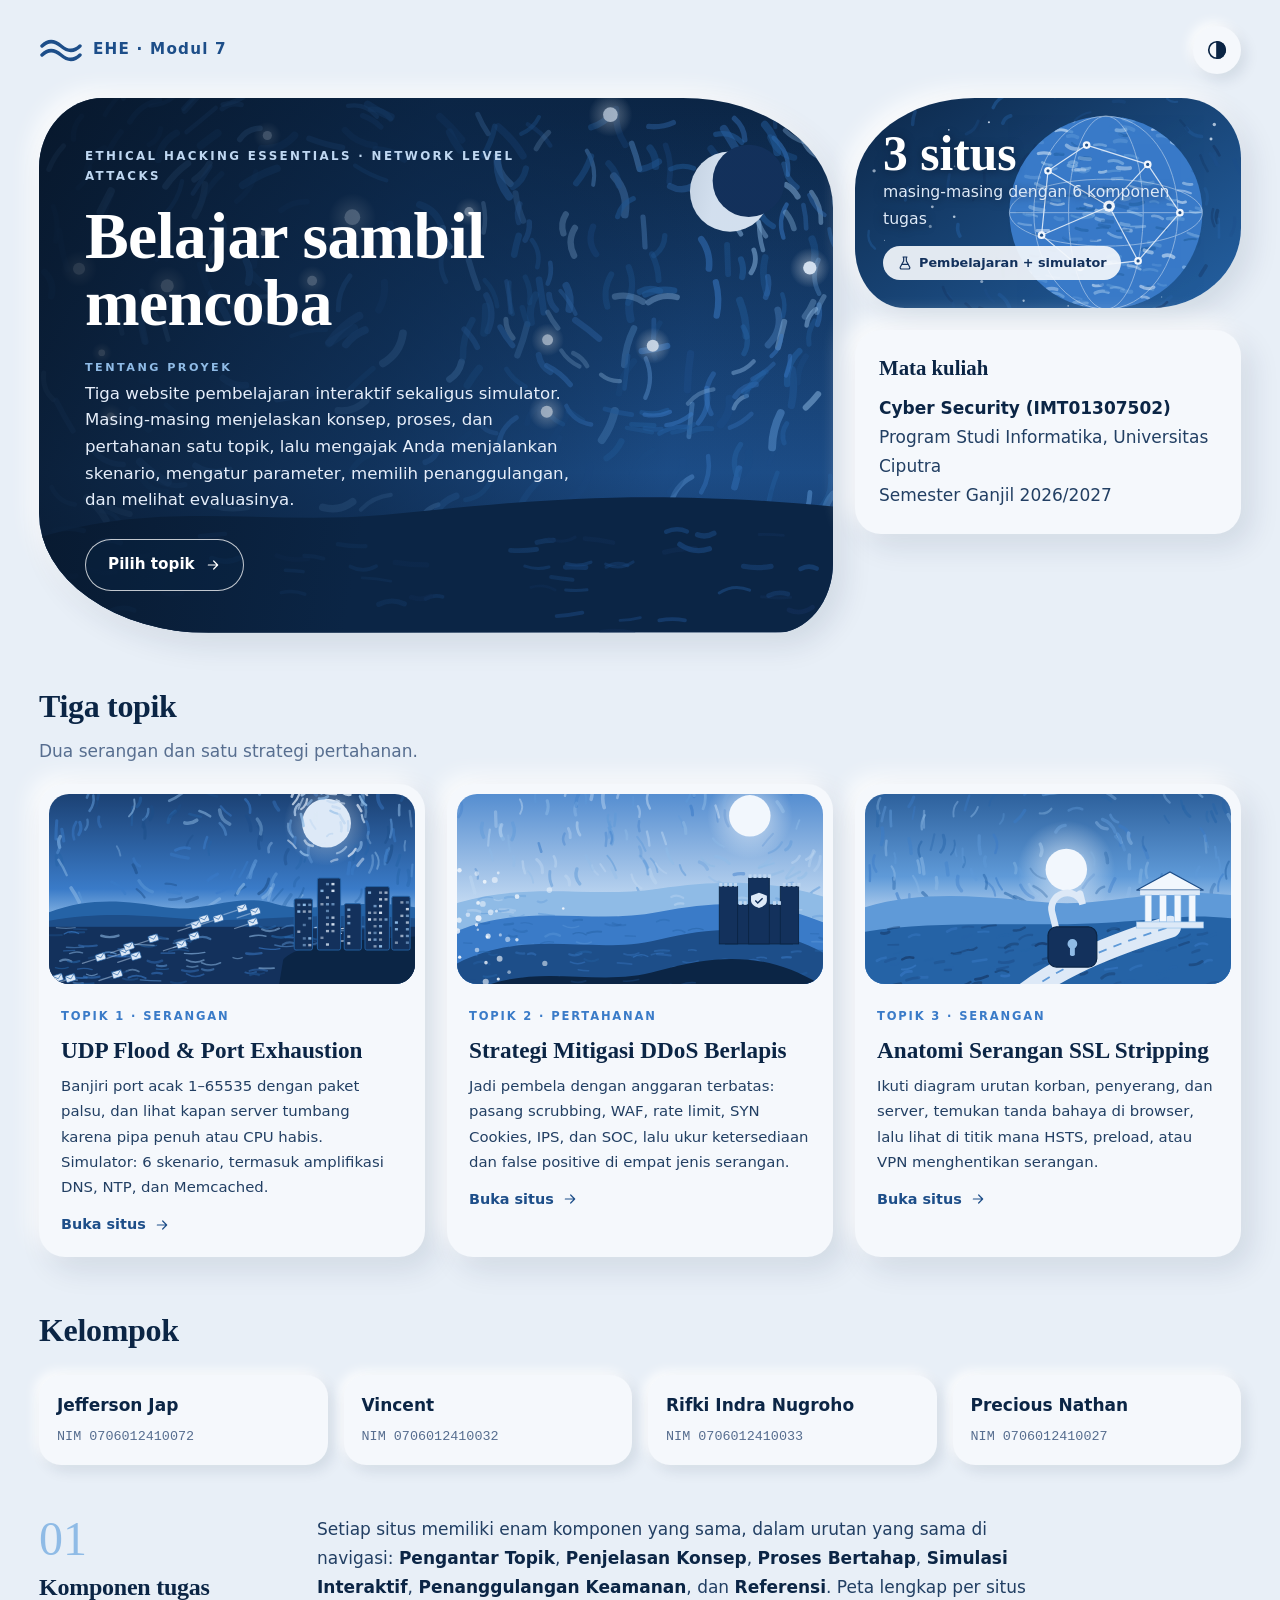
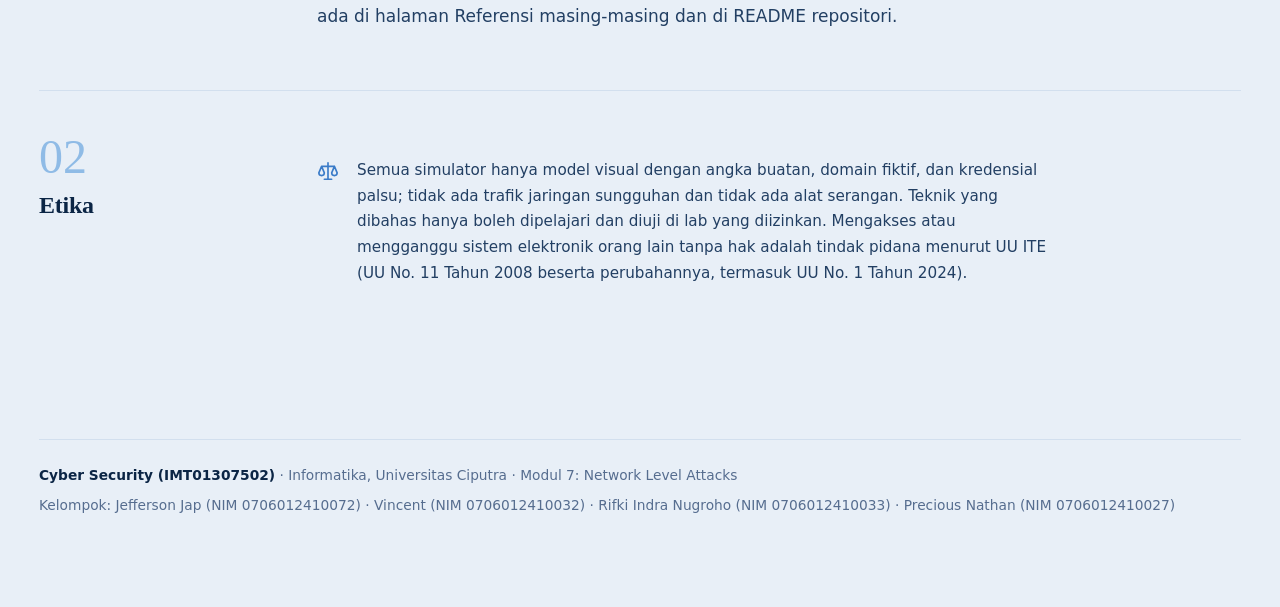
<file: index.html>
<!DOCTYPE html>
<html lang="id">
<head>
<meta charset="utf-8">
<meta name="viewport" content="width=device-width, initial-scale=1">
<title>EHE Network Level Attacks · Hub Proyek</title>
<meta name="description" content="Tiga website pembelajaran interaktif dan simulator Ethical Hacking Essentials Modul 7: UDP Flood &amp; Port Exhaustion, Strategi Mitigasi DDoS Berlapis, dan Anatomi Serangan SSL Stripping.">
<meta name="color-scheme" content="light dark">
<link rel="icon" href="data:image/svg+xml,%3Csvg xmlns='http://www.w3.org/2000/svg' viewBox='0 0 32 32'%3E%3Crect width='32' height='32' rx='9' fill='%2313315c'/%3E%3Cpath d='M6 13c3-3 6-3 10 0s7 3 10 0M6 20c3-3 6-3 10 0s7 3 10 0' stroke='%23bfd7f1' stroke-width='2.6' fill='none' stroke-linecap='round'/%3E%3C/svg%3E">
<link rel="stylesheet" href="assets/ehe.css">
</head>
<body data-site="Hub EHE">
<a class="skip" href="#main">Lompat ke konten</a>
<div id="progress" aria-hidden="true"></div>
<div class="content" style="margin:0 auto">
  <div class="topbar">
    <a class="logo" href="index.html" style="flex-direction:row;gap:10px;margin:0;font-size:.95rem"><svg viewBox="0 0 44 30" aria-hidden="true"><path d="M3 11c6-6 12-6 19 0s13 6 19 0M3 20c6-6 12-6 19 0s13 6 19 0" fill="none" stroke="currentColor" stroke-width="3.4" stroke-linecap="round"/></svg>EHE · Modul 7</a>
    <div class="bar-right"><button class="roundbtn" id="themeBtn" aria-label="Ganti mode terang atau gelap"><svg class="ic"><use href="#i-contrast"/></svg></button></div>
  </div>
  <main id="main" tabindex="-1">
    <div class="bento">
      <div class="s8"><header class="hero">
        <svg class="scene" viewBox="0 0 600 400" preserveAspectRatio="xMidYMid slice" aria-hidden="true"><use href="#sc-night" width="600" height="400"/></svg>
        <div class="hero-in">
          <span class="eyebrow">Ethical Hacking Essentials · Network Level Attacks</span>
          <h1>Belajar sambil mencoba</h1>
          <span class="k">Tentang proyek</span>
          <p class="lead">Tiga website pembelajaran interaktif sekaligus simulator. Masing-masing menjelaskan konsep, proses, dan pertahanan satu topik, lalu mengajak Anda menjalankan skenario, mengatur parameter, memilih penanggulangan, dan melihat evaluasinya.</p>
          <a class="pill" href="#topik">Pilih topik <svg class="ic sm"><use href="#i-arrow"/></svg></a>
        </div></header></div>
      <div class="s4 stack">
        <div class="tile stat"><svg class="scene" viewBox="0 0 600 400" preserveAspectRatio="xMidYMid slice" aria-hidden="true"><use href="#sc-globe" width="600" height="400"/></svg>
          <span class="big">3 situs</span><span class="lbl">masing-masing dengan 6 komponen tugas</span><span class="chipw"><svg class="ic sm"><use href="#i-sim"/></svg>Pembelajaran + simulator</span></div>
        <div class="tile"><h3 class="th">Mata kuliah</h3><p style="margin:0"><strong>Cyber Security (IMT01307502)</strong><br>Program Studi Informatika, Universitas Ciputra<br>Semester Ganjil 2026/2027</p></div>
      </div>
    </div>

    <div class="rowhead" id="topik" style="display:flex;justify-content:space-between;align-items:flex-end;margin:46px 0 18px;scroll-margin-top:20px"><div><h2 class="serif" style="font-size:2rem">Tiga topik</h2><p class="muted" style="margin:4px 0 0">Dua serangan dan satu strategi pertahanan.</p></div></div>
    <div class="hubcards">
      <a class="hcard" href="udp-flood/index.html"><span class="img"><svg viewBox="0 0 600 400" preserveAspectRatio="xMidYMid slice" aria-hidden="true"><use href="#sc-flood" width="600" height="400"/></svg></span>
        <span class="tx"><small>Topik 1 · Serangan</small><h3>UDP Flood &amp; Port Exhaustion</h3><p>Banjiri port acak 1–65535 dengan paket palsu, dan lihat kapan server tumbang karena pipa penuh atau CPU habis. Simulator: 6 skenario, termasuk amplifikasi DNS, NTP, dan Memcached.</p></span>
        <span class="go">Buka situs <svg class="ic sm"><use href="#i-arrow"/></svg></span></a>
      <a class="hcard" href="mitigasi-ddos-berlapis/index.html"><span class="img"><svg viewBox="0 0 600 400" preserveAspectRatio="xMidYMid slice" aria-hidden="true"><use href="#sc-layers" width="600" height="400"/></svg></span>
        <span class="tx"><small>Topik 2 · Pertahanan</small><h3>Strategi Mitigasi DDoS Berlapis</h3><p>Jadi pembela dengan anggaran terbatas: pasang scrubbing, WAF, rate limit, SYN Cookies, IPS, dan SOC, lalu ukur ketersediaan dan false positive di empat jenis serangan.</p></span>
        <span class="go">Buka situs <svg class="ic sm"><use href="#i-arrow"/></svg></span></a>
      <a class="hcard" href="ssl-stripping/index.html"><span class="img"><svg viewBox="0 0 600 400" preserveAspectRatio="xMidYMid slice" aria-hidden="true"><use href="#sc-ssl" width="600" height="400"/></svg></span>
        <span class="tx"><small>Topik 3 · Serangan</small><h3>Anatomi Serangan SSL Stripping</h3><p>Ikuti diagram urutan korban, penyerang, dan server, temukan tanda bahaya di browser, lalu lihat di titik mana HSTS, preload, atau VPN menghentikan serangan.</p></span>
        <span class="go">Buka situs <svg class="ic sm"><use href="#i-arrow"/></svg></span></a>
    </div>

    <div class="rowhead" style="display:flex;justify-content:space-between;align-items:flex-end;margin:46px 0 18px"><div><h2 class="serif" style="font-size:2rem">Kelompok</h2></div></div>
    <div class="members">
      <div class="member"><b>Jefferson Jap</b><span>NIM 0706012410072</span></div>
      <div class="member"><b>Vincent</b><span>NIM 0706012410032</span></div>
      <div class="member"><b>Rifki Indra Nugroho</b><span>NIM 0706012410033</span></div>
      <div class="member"><b>Precious Nathan</b><span>NIM 0706012410027</span></div>
    </div>

    <div class="article"><div class="chapter"><div class="chead"><span class="no">01</span><h2>Komponen tugas</h2></div><div class="body">
      <p>Setiap situs memiliki enam komponen yang sama, dalam urutan yang sama di navigasi: <strong>Pengantar Topik</strong>, <strong>Penjelasan Konsep</strong>, <strong>Proses Bertahap</strong>, <strong>Simulasi Interaktif</strong>, <strong>Penanggulangan Keamanan</strong>, dan <strong>Referensi</strong>. Peta lengkap per situs ada di halaman Referensi masing-masing dan di README repositori.</p>
    </div></div>
    <div class="chapter"><div class="chead"><span class="no">02</span><h2>Etika</h2></div><div class="body">
      <div class="ethics"><svg class="ic"><use href="#i-scale"/></svg><p>Semua simulator hanya model visual dengan angka buatan, domain fiktif, dan kredensial palsu; tidak ada trafik jaringan sungguhan dan tidak ada alat serangan. Teknik yang dibahas hanya boleh dipelajari dan diuji di lab yang diizinkan. Mengakses atau mengganggu sistem elektronik orang lain tanpa hak adalah tindak pidana menurut UU ITE (UU No. 11 Tahun 2008 beserta perubahannya, termasuk UU No. 1 Tahun 2024).</p></div>
    </div></div></div>
  </main>
  <footer class="foot">
    <span><b>Cyber Security (IMT01307502)</b> · Informatika, Universitas Ciputra · Modul 7: Network Level Attacks</span>
    <span>Kelompok: Jefferson Jap (NIM 0706012410072) · Vincent (NIM 0706012410032) · Rifki Indra Nugroho (NIM 0706012410033) · Precious Nathan (NIM 0706012410027)</span>
  </footer>
</div>
<button class="roundbtn" id="toTop" aria-label="Kembali ke atas"><svg class="ic"><use href="#i-up"/></svg></button>
<script src="assets/ehe.js"></script>
</body>
</html>
</file>
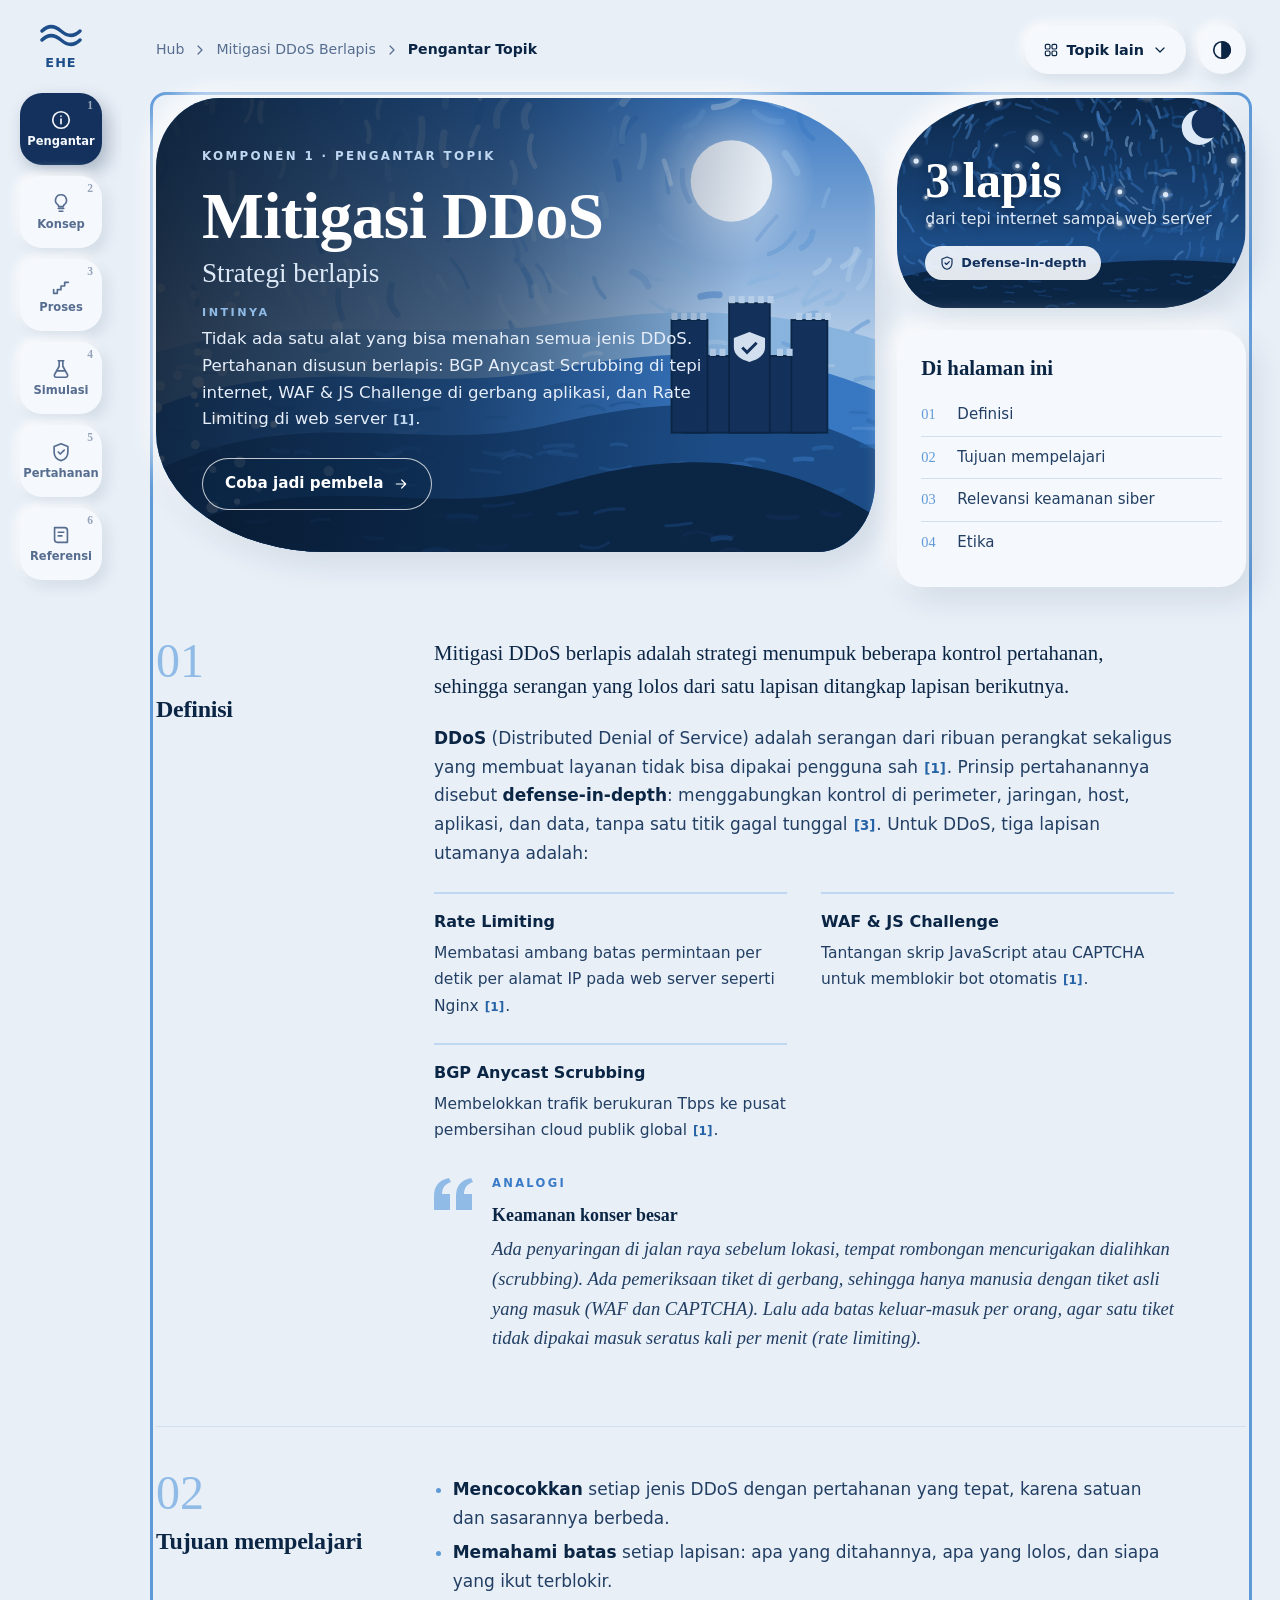
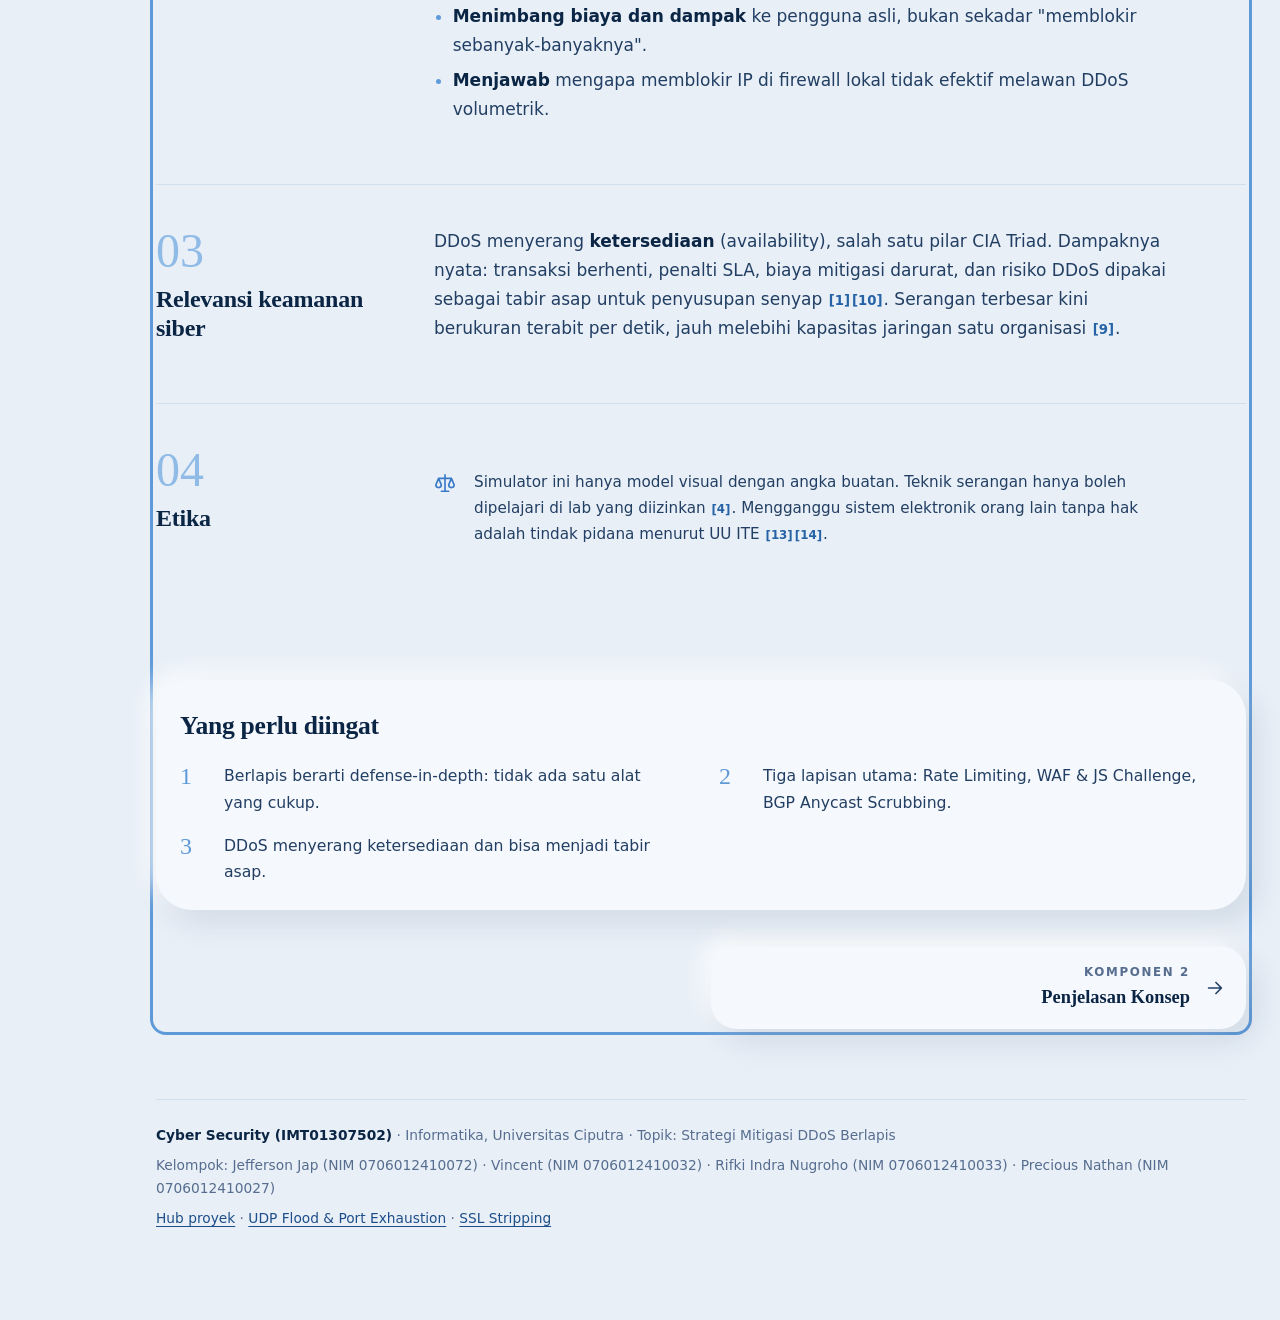
<file: mitigasi-ddos-berlapis/index.html>
<!DOCTYPE html>
<html lang="id">
<head>
<meta charset="utf-8">
<meta name="viewport" content="width=device-width, initial-scale=1">
<title>Strategi Mitigasi DDoS Berlapis · Simulator EHE</title>
<meta name="description" content="Website pembelajaran interaktif dan simulator pertahanan DDoS berlapis: Rate Limiting, WAF &amp; JS Challenge, BGP Anycast Scrubbing, SYN Cookies, IDS/IPS, dan pemantauan SOC.">
<meta name="color-scheme" content="light dark">
<link rel="icon" href="data:image/svg+xml,%3Csvg xmlns='http://www.w3.org/2000/svg' viewBox='0 0 32 32'%3E%3Crect width='32' height='32' rx='9' fill='%231d4e89'/%3E%3Cpath d='M16 6 7 11l9 5 9-5zM7 16l9 5 9-5M7 21l9 5 9-5' stroke='%23dde9f7' stroke-width='2' fill='none' stroke-linejoin='round'/%3E%3C/svg%3E">
<link rel="stylesheet" href="../assets/ehe.css">
</head>
<body data-site="Simulator Pertahanan DDoS Berlapis">
<a class="skip" href="#main">Lompat ke konten</a>
<div id="progress" aria-hidden="true"></div>
<div class="app">
  <aside class="side" aria-label="Navigasi komponen">
    <a class="logo" href="../index.html" aria-label="Kembali ke hub proyek"><svg viewBox="0 0 44 30" aria-hidden="true"><path d="M3 11c6-6 12-6 19 0s13 6 19 0M3 20c6-6 12-6 19 0s13 6 19 0" fill="none" stroke="currentColor" stroke-width="3.4" stroke-linecap="round"/></svg>EHE</a>
    <a class="navbtn" href="#pengantar" data-nav="pengantar"><span class="no">1</span><svg class="ic"><use href="#i-intro"/></svg>Pengantar</a>
    <a class="navbtn" href="#konsep" data-nav="konsep"><span class="no">2</span><svg class="ic"><use href="#i-concept"/></svg>Konsep</a>
    <a class="navbtn" href="#proses" data-nav="proses"><span class="no">3</span><svg class="ic"><use href="#i-steps"/></svg>Proses</a>
    <a class="navbtn" href="#simulasi" data-nav="simulasi"><span class="no">4</span><svg class="ic"><use href="#i-sim"/></svg>Simulasi</a>
    <a class="navbtn" href="#pertahanan" data-nav="pertahanan"><span class="no">5</span><svg class="ic"><use href="#i-shield"/></svg>Pertahanan</a>
    <a class="navbtn" href="#referensi" data-nav="referensi"><span class="no">6</span><svg class="ic"><use href="#i-refs"/></svg>Referensi</a>
  </aside>
  <div class="content">
    <div class="topbar">
      <div class="crumb"><a href="../index.html">Hub</a><svg class="ic sm"><use href="#i-chev"/></svg><span>Mitigasi DDoS Berlapis</span><svg class="ic sm"><use href="#i-chev"/></svg><b id="crumbHere"></b></div>
      <div class="bar-right">
        <details class="menu"><summary><svg class="ic sm"><use href="#i-grid"/></svg>Topik lain<svg class="ic sm"><use href="#i-down"/></svg></summary>
          <div class="drop">
            <a href="../index.html"><svg class="ic"><use href="#i-home"/></svg><span><b>Hub proyek</b>Semua topik dan anggota</span></a>
            <a href="../udp-flood/index.html"><svg class="ic"><use href="#i-wave"/></svg><span><b>UDP Flood &amp; Port Exhaustion</b>Simulator serangan volumetrik</span></a>
            <a href="../ssl-stripping/index.html"><svg class="ic"><use href="#i-unlock"/></svg><span><b>SSL Stripping</b>Simulator MitM</span></a>
          </div></details>
        <button class="roundbtn" id="themeBtn" aria-label="Ganti mode terang atau gelap"><svg class="ic"><use href="#i-contrast"/></svg></button>
      </div>
    </div>
    <main id="main" tabindex="-1">

<!-- ================= 1. PENGANTAR ================= -->
<section class="page" data-page="pengantar" data-title="Pengantar Topik" aria-labelledby="h2-1">
  <div class="bento">
    <div class="s8"><header class="hero">
      <svg class="scene" viewBox="0 0 600 400" preserveAspectRatio="xMidYMid slice" aria-hidden="true"><use href="#sc-layers" width="600" height="400"/></svg>
      <div class="hero-in">
        <span class="eyebrow">Komponen 1 · Pengantar Topik</span>
        <h1 id="h2-1">Mitigasi DDoS</h1>
        <div class="sub">Strategi berlapis</div>
        <span class="k">Intinya</span>
        <p class="lead">Tidak ada satu alat yang bisa menahan semua jenis DDoS. Pertahanan disusun berlapis: BGP Anycast Scrubbing di tepi internet, WAF &amp; JS Challenge di gerbang aplikasi, dan Rate Limiting di web server <a class="cite" href="#ref-1">[1]</a>.</p>
        <a class="pill" href="#simulasi">Coba jadi pembela <svg class="ic sm"><use href="#i-arrow"/></svg></a>
      </div></header></div>
    <div class="s4 stack">
      <div class="tile stat"><svg class="scene" viewBox="0 0 600 400" preserveAspectRatio="xMidYMid slice" aria-hidden="true"><use href="#sc-night" width="600" height="400"/></svg>
        <span class="big">3 lapis</span><span class="lbl">dari tepi internet sampai web server</span><span class="chipw"><svg class="ic sm"><use href="#i-shield"/></svg>Defense-in-depth</span></div>
      <nav class="tile" aria-label="Isi halaman"><h3 class="th">Di halaman ini</h3><ol class="toc">
        <li><a href="#m1-def">Definisi</a></li><li><a href="#m1-tujuan">Tujuan mempelajari</a></li><li><a href="#m1-relevansi">Relevansi keamanan siber</a></li><li><a href="#m1-etika">Etika</a></li></ol></nav>
    </div>
  </div>
  <div class="article">
    <div class="chapter" id="m1-def"><div class="chead"><span class="no">01</span><h2>Definisi</h2></div><div class="body">
      <p class="lede">Mitigasi DDoS berlapis adalah strategi menumpuk beberapa kontrol pertahanan, sehingga serangan yang lolos dari satu lapisan ditangkap lapisan berikutnya.</p>
      <p><strong>DDoS</strong> (Distributed Denial of Service) adalah serangan dari ribuan perangkat sekaligus yang membuat layanan tidak bisa dipakai pengguna sah <a class="cite" href="#ref-1">[1]</a>. Prinsip pertahanannya disebut <strong>defense-in-depth</strong>: menggabungkan kontrol di perimeter, jaringan, host, aplikasi, dan data, tanpa satu titik gagal tunggal <a class="cite" href="#ref-3">[3]</a>. Untuk DDoS, tiga lapisan utamanya adalah:</p>
      <div class="defs">
        <div><h4>Rate Limiting</h4><p>Membatasi ambang batas permintaan per detik per alamat IP pada web server seperti Nginx <a class="cite" href="#ref-1">[1]</a>.</p></div>
        <div><h4>WAF &amp; JS Challenge</h4><p>Tantangan skrip JavaScript atau CAPTCHA untuk memblokir bot otomatis <a class="cite" href="#ref-1">[1]</a>.</p></div>
        <div><h4>BGP Anycast Scrubbing</h4><p>Membelokkan trafik berukuran Tbps ke pusat pembersihan cloud publik global <a class="cite" href="#ref-1">[1]</a>.</p></div>
      </div>
      <figure class="analogy"><span class="k">Analogi</span><span class="t">Keamanan konser besar</span><p>Ada penyaringan di jalan raya sebelum lokasi, tempat rombongan mencurigakan dialihkan (scrubbing). Ada pemeriksaan tiket di gerbang, sehingga hanya manusia dengan tiket asli yang masuk (WAF dan CAPTCHA). Lalu ada batas keluar-masuk per orang, agar satu tiket tidak dipakai masuk seratus kali per menit (rate limiting).</p></figure>
    </div></div>
    <div class="chapter" id="m1-tujuan"><div class="chead"><span class="no">02</span><h2>Tujuan mempelajari</h2></div><div class="body">
      <ul class="clean">
        <li><strong>Mencocokkan</strong> setiap jenis DDoS dengan pertahanan yang tepat, karena satuan dan sasarannya berbeda.</li>
        <li><strong>Memahami batas</strong> setiap lapisan: apa yang ditahannya, apa yang lolos, dan siapa yang ikut terblokir.</li>
        <li><strong>Menimbang biaya dan dampak</strong> ke pengguna asli, bukan sekadar "memblokir sebanyak-banyaknya".</li>
        <li><strong>Menjawab</strong> mengapa memblokir IP di firewall lokal tidak efektif melawan DDoS volumetrik.</li>
      </ul>
    </div></div>
    <div class="chapter" id="m1-relevansi"><div class="chead"><span class="no">03</span><h2>Relevansi keamanan siber</h2></div><div class="body">
      <p>DDoS menyerang <strong>ketersediaan</strong> (availability), salah satu pilar CIA Triad. Dampaknya nyata: transaksi berhenti, penalti SLA, biaya mitigasi darurat, dan risiko DDoS dipakai sebagai tabir asap untuk penyusupan senyap <a class="cite" href="#ref-1">[1]</a><a class="cite" href="#ref-10">[10]</a>. Serangan terbesar kini berukuran terabit per detik, jauh melebihi kapasitas jaringan satu organisasi <a class="cite" href="#ref-9">[9]</a>.</p>
    </div></div>
    <div class="chapter" id="m1-etika"><div class="chead"><span class="no">04</span><h2>Etika</h2></div><div class="body">
      <div class="ethics"><svg class="ic"><use href="#i-scale"/></svg><p>Simulator ini hanya model visual dengan angka buatan. Teknik serangan hanya boleh dipelajari di lab yang diizinkan <a class="cite" href="#ref-4">[4]</a>. Mengganggu sistem elektronik orang lain tanpa hak adalah tindak pidana menurut UU ITE <a class="cite" href="#ref-13">[13]</a><a class="cite" href="#ref-14">[14]</a>.</p></div>
    </div></div>
  </div>
  <div class="tile remember"><h2>Yang perlu diingat</h2><ol>
    <li>Berlapis berarti defense-in-depth: tidak ada satu alat yang cukup.</li>
    <li>Tiga lapisan utama: Rate Limiting, WAF &amp; JS Challenge, BGP Anycast Scrubbing.</li>
    <li>DDoS menyerang ketersediaan dan bisa menjadi tabir asap.</li></ol></div>
  <nav class="pager" aria-label="Komponen berikutnya"><a class="nx" href="#konsep"><span><small>Komponen 2</small><b>Penjelasan Konsep</b></span><svg class="ic"><use href="#i-arrow"/></svg></a></nav>
</section>

<!-- ================= 2. KONSEP ================= -->
<section class="page" data-page="konsep" data-title="Penjelasan Konsep" aria-labelledby="h2-2">
  <div class="bento">
    <div class="s8"><header class="hero compact">
      <svg class="scene" viewBox="0 0 600 400" preserveAspectRatio="xMidYMid slice" aria-hidden="true"><use href="#sc-globe" width="600" height="400"/></svg>
      <div class="hero-in"><span class="eyebrow">Komponen 2 · Penjelasan Konsep</span><h1 id="h2-2">Siapa menahan apa</h1>
        <span class="k">Intinya</span>
        <p class="lead">Setiap kategori DDoS punya sasaran dan satuan ukur sendiri, dan karena itu penangkal utamanya juga berbeda. Lapisan disusun dari tepi internet ke dalam.</p></div></header></div>
    <div class="s4 stack"><nav class="tile" aria-label="Isi halaman"><h3 class="th">Di halaman ini</h3><ol class="toc">
      <li><a href="#k2-kategori">Kategori DDoS</a></li><li><a href="#k2-lapis">Tiga lapisan utama</a></li><li><a href="#k2-dukung">Teknologi pendukung</a></li><li><a href="#k2-kasus">Contoh kasus: GitHub 2018</a></li><li><a href="#k2-risiko">Risiko &amp; efek samping</a></li></ol></nav></div>
  </div>
  <div class="article">
    <div class="chapter" id="k2-kategori"><div class="chead"><span class="no">01</span><h2>Kategori DDoS</h2></div><div class="body">
      <div class="tbl"><table>
        <thead><tr><th>Kategori</th><th>Target utama</th><th>Satuan</th><th>Pertahanan utama</th><th>Contoh</th></tr></thead>
        <tbody>
          <tr><td><strong>Volumetrik</strong></td><td>Pipa bandwidth ISP</td><td>Gbps / Tbps</td><td class="em">BGP Anycast Cloud Scrubbing</td><td>UDP Flood, amplifikasi DNS/NTP/Memcached</td></tr>
          <tr><td><strong>Protokol</strong></td><td>Firewall dan RAM tabel koneksi (TCB)</td><td>Paket/detik (PPS)</td><td class="em">SYN Cookies &amp; stateful tuning</td><td>SYN Flood</td></tr>
          <tr><td><strong>Lapisan aplikasi</strong></td><td>Web server dan database</td><td>Permintaan/detik (RPS)</td><td class="em">WAF, Rate Limit &amp; CAPTCHA</td><td>HTTP GET/POST Flood, Slowloris</td></tr>
        </tbody></table></div>
      <p class="muted small">Sumber tabel: <a class="cite" href="#ref-1">[1]</a>. Gbps/Tbps mengukur berapa banyak "air" di pipa; PPS mengukur jumlah "amplop" per detik; RPS mengukur jumlah "pesanan" halaman per detik.</p>
    </div></div>
    <div class="chapter" id="k2-lapis"><div class="chead"><span class="no">02</span><h2>Tiga lapisan utama</h2></div><div class="body">
      <h3 style="margin-top:0">BGP Anycast Scrubbing</h3>
      <p><strong>BGP</strong> (Border Gateway Protocol) adalah "sistem navigasi" antarjaringan besar di internet. <strong>Anycast</strong> berarti satu alamat IP diumumkan dari banyak lokasi sekaligus, sehingga trafik diarahkan ke pusat data terdekat dan banjir terpecah ke banyak tempat <a class="cite" href="#ref-6">[6]</a>. Di <strong>scrubbing center</strong>, trafik jahat dibuang dan trafik bersih diteruskan ke server asli <a class="cite" href="#ref-1">[1]</a><a class="cite" href="#ref-5">[5]</a>. <strong>Menahan:</strong> serangan volumetrik Gbps–Tbps. <strong>Batas:</strong> butuh penyedia pihak ketiga dan pengaturan DNS/BGP.</p>
      <h3>WAF &amp; JS Challenge</h3>
      <p><strong>WAF</strong> (Web Application Firewall) bekerja di Layer 7: ia membaca URL, parameter form, cookie, dan header HTTP, sesuatu yang tidak bisa dilakukan firewall jaringan biasa <a class="cite" href="#ref-3">[3]</a>. <strong>JS Challenge</strong> memberi pengunjung kode JavaScript kecil yang dijalankan otomatis oleh browser asli tetapi gagal dikerjakan skrip bot sederhana; <strong>CAPTCHA</strong> adalah tes yang mudah bagi manusia dan sulit bagi program <a class="cite" href="#ref-1">[1]</a>. <strong>Menahan:</strong> bot di lapisan aplikasi. <strong>Batas:</strong> CAPTCHA merepotkan pengguna asli, dan tidak berguna melawan banjir UDP.</p>
      <h3>Rate Limiting</h3>
      <p>Web server seperti <strong>Nginx</strong> bisa membatasi jumlah permintaan per detik dari setiap alamat IP; kelebihannya ditunda atau ditolak <a class="cite" href="#ref-1">[1]</a><a class="cite" href="#ref-11">[11]</a>. <strong>Menahan:</strong> sedikit sumber yang terlalu agresif. <strong>Batas:</strong> botnet besar yang tiap botnya "sopan" tetap lolos, dan pengguna yang berbagi satu IP (misalnya Wi-Fi kampus) bisa ikut terblokir.</p>
      <figure class="analogy"><span class="k">Analogi seni digital</span><span class="t">Layer di Photoshop atau Clip Studio</span><p>Gambar akhir terbentuk dari beberapa layer yang ditumpuk. Kalau satu layer berlubang, layer di atasnya menutupi. Kalau hanya ada satu layer dan ia berlubang, lubangnya langsung terlihat di gambar akhir.</p></figure>
    </div></div>
    <div class="chapter" id="k2-dukung"><div class="chead"><span class="no">03</span><h2>Teknologi pendukung</h2></div><div class="body">
      <div class="defs">
        <div><h4>SYN Cookies</h4><p>Informasi koneksi disandikan di dalam nomor urut paket SYN/ACK, sehingga server tidak memesan RAM sebelum klien membalas ACK yang sah. Menangkal SYN Flood <a class="cite" href="#ref-1">[1]</a><a class="cite" href="#ref-12">[12]</a>.</p></div>
        <div><h4>Firewall stateful</h4><p>Generasi kedua firewall mencatat status koneksi (NEW, ESTABLISHED, RELATED) dan menolak paket asing tanpa sesi sah <a class="cite" href="#ref-3">[3]</a>.</p></div>
        <div><h4>IDS dan IPS</h4><p>IDS memantau di luar jalur dan memberi peringatan; IPS dipasang di jalur dan bisa memblokir langsung, dengan risiko <em>false positive</em> memutus transaksi sah <a class="cite" href="#ref-3">[3]</a>.</p></div>
        <div><h4>SIEM dan SOC</h4><p>SIEM mengumpulkan dan menghubungkan log dari banyak perangkat; tim SOC memakainya untuk mendeteksi dan merespons <a class="cite" href="#ref-3">[3]</a>.</p></div>
        <div><h4>BCP 38 dan uRPF</h4><p>ISP membuang paket yang alamat pengirimnya tidak cocok dengan jalurnya, sehingga paket palsu berhenti di sumber <a class="cite" href="#ref-2">[2]</a><a class="cite" href="#ref-8">[8]</a><a class="cite" href="#ref-7">[7]</a>.</p></div>
        <div><h4>Menutup reflector</h4><p>Matikan akses publik ke <code>monlist</code> NTP dan tutup UDP 11211 Memcached agar server Anda tidak dipakai untuk amplifikasi <a class="cite" href="#ref-1">[1]</a>.</p></div>
      </div>
    </div></div>
    <div class="chapter" id="k2-kasus"><div class="chead"><span class="no">04</span><h2>Contoh kasus: GitHub 2018</h2></div><div class="body">
      <p class="lede">Pada 28 Februari 2018, GitHub diserang banjir amplifikasi Memcached yang memuncak di 1,35 Tbps <a class="cite" href="#ref-9">[9]</a>.</p>
      <ol class="process">
        <li><div><b>17.21 UTC · terdeteksi.</b>Lonjakan trafik masuk ke pusat data GitHub; serangan memakai amplifikasi Memcached dengan faktor hingga 51.000× dan 126,9 juta paket per detik <a class="cite" href="#ref-9">[9]</a>.</div></li>
        <li><div><b>17.26 UTC · trafik dialihkan.</b>GitHub memindahkan rute trafiknya ke penyedia mitigasi Akamai, yang menyaring banjir di jaringannya yang jauh lebih besar <a class="cite" href="#ref-9">[9]</a>.</div></li>
        <li><div><b>17.30 UTC · pulih penuh.</b>Layanan kembali normal sekitar sembilan menit setelah serangan terdeteksi <a class="cite" href="#ref-9">[9]</a>.</div></li>
      </ol>
      <p>Pelajarannya: banjir sebesar ini tidak mungkin ditahan di pipa sendiri. Yang menyelamatkan adalah <strong>scrubbing di hulu</strong> dan <strong>deteksi cepat</strong> yang membuat pengalihan bisa dilakukan dalam hitungan menit.</p>
    </div></div>
    <div class="chapter" id="k2-risiko"><div class="chead"><span class="no">05</span><h2>Risiko &amp; efek samping</h2></div><div class="body">
      <ul class="clean">
        <li><strong>False positive.</strong> Pertahanan yang terlalu ketat ikut memblokir pengguna asli: CAPTCHA yang menjengkelkan, rate limit yang memotong pengguna di balik NAT, atau IPS yang salah menilai trafik <a class="cite" href="#ref-3">[3]</a>.</li>
        <li><strong>Celah antarlapisan.</strong> WAF tidak melihat banjir UDP; scrubbing tidak selalu bisa membedakan bot Layer 7 yang meniru manusia.</li>
        <li><strong>Waktu deteksi.</strong> Pengalihan ke scrubbing yang diaktifkan saat dibutuhkan baru bekerja setelah serangan dikenali <a class="cite" href="#ref-5">[5]</a>.</li>
        <li><strong>Tabir asap.</strong> DDoS bisa mengalihkan perhatian dari pencurian data di sistem lain <a class="cite" href="#ref-1">[1]</a><a class="cite" href="#ref-10">[10]</a>.</li>
      </ul>
    </div></div>
  </div>
  <div class="tile remember"><h2>Yang perlu diingat</h2><ol>
    <li>Volumetrik (Gbps/Tbps) ditahan BGP Anycast Scrubbing.</li>
    <li>Protokol (PPS) ditahan SYN Cookies dan stateful tuning.</li>
    <li>Lapisan aplikasi (RPS) ditahan WAF, rate limit, dan CAPTCHA.</li>
    <li>Setiap lapisan punya efek samping: perhatikan false positive.</li></ol></div>
  <nav class="pager" aria-label="Komponen sebelum dan sesudah"><a href="#pengantar"><svg class="ic"><use href="#i-chevl"/></svg><span><small>Komponen 1</small><b>Pengantar Topik</b></span></a><a class="nx" href="#proses"><span><small>Komponen 3</small><b>Proses Bertahap</b></span><svg class="ic"><use href="#i-arrow"/></svg></a></nav>
</section>

<!-- ================= 3. PROSES ================= -->
<section class="page" data-page="proses" data-title="Proses Bertahap" aria-labelledby="h2-3">
  <div class="bento">
    <div class="s8"><header class="hero compact">
      <svg class="scene" viewBox="0 0 600 400" preserveAspectRatio="xMidYMid slice" aria-hidden="true"><use href="#sc-night" width="600" height="400"/></svg>
      <div class="hero-in"><span class="eyebrow">Komponen 3 · Proses Bertahap</span><h1 id="h2-3">Membangun dan menjalankan pertahanan</h1>
        <span class="k">Intinya</span>
        <p class="lead">Mitigasi bukan satu tombol, melainkan siklus: kenali kondisi normal, pasang lapisan sesuai risiko, deteksi lonjakan, alihkan dan saring trafik, lalu evaluasi dan sesuaikan.</p></div></header></div>
    <div class="s4 stack"><div class="tile stat"><svg class="scene" viewBox="0 0 600 400" preserveAspectRatio="xMidYMid slice" aria-hidden="true"><use href="#sc-layers" width="600" height="400"/></svg><span class="big">6 tahap</span><span class="lbl">siklus mitigasi DDoS</span></div></div>
  </div>
  <div class="article">
    <div class="chapter" id="pr2-jalur"><div class="chead"><span class="no">01</span><h2>Jalur trafik</h2><p>Dari internet ke server, kiri ke kanan.</p></div><div class="body wide">
      <div class="seqwrap"><svg viewBox="0 0 940 170" role="img" aria-label="Jalur trafik: internet, lalu scrubbing center di tepi ISP atau cloud, lalu pipa ISP kantor, firewall dan IPS, WAF dan JS Challenge, rate limiter di Nginx, dan akhirnya server aplikasi." style="min-width:720px">
        <g font-family="system-ui,sans-serif" text-anchor="middle" font-size="12">
          <g fill="var(--surface)" stroke="var(--b300)" stroke-width="1.5"><rect x="8" y="50" width="104" height="70" rx="22"/><rect x="140" y="50" width="118" height="70" rx="22"/><rect x="286" y="62" width="120" height="46" rx="23" fill="var(--b100)"/><rect x="434" y="50" width="118" height="70" rx="22"/><rect x="580" y="50" width="118" height="70" rx="22"/><rect x="726" y="50" width="96" height="70" rx="22"/></g>
          <rect x="846" y="40" width="88" height="90" rx="24" fill="var(--primary)"/>
          <g fill="var(--ink)" font-weight="700"><text x="60" y="82">Internet</text><text x="199" y="80">Scrubbing</text><text x="346" y="90">Pipa ISP</text><text x="493" y="80">Firewall · IPS</text><text x="639" y="80">WAF · JS</text><text x="774" y="80">Rate limit</text></g>
          <g fill="var(--muted)" font-size="10.5"><text x="60" y="100">campuran</text><text x="199" y="98">tepi ISP / cloud</text><text x="493" y="98">jaringan</text><text x="639" y="98">Layer 7</text><text x="774" y="98">Nginx</text></g>
          <text x="890" y="82" fill="var(--on-primary)" font-weight="700">Server</text><text x="890" y="100" fill="var(--on-primary)" font-size="10.5" opacity=".85">aplikasi</text>
          <g stroke="var(--b600)" stroke-width="2.5" fill="none"><path d="M112 85h26M258 85h26M406 85h26M552 85h26M698 85h26M822 85h22" class="flowline"/></g>
          <text x="470" y="152" fill="var(--muted)" font-size="11">Semakin ke kanan, semakin sempit dan semakin "pintar" penyaringnya.</text>
        </g></svg></div>
      <p class="hint">Geser diagram ke samping untuk melihat seluruhnya.</p>
    </div></div>
    <div class="chapter" id="pr2-tahap"><div class="chead"><span class="no">02</span><h2>Siklus mitigasi</h2></div><div class="body">
      <ol class="process">
        <li><div><b>Kenali kondisi normal.</b>Catat PPS, RPS, bandwidth, dan CPU harian sebagai garis dasar, karena deteksi berbasis anomali membandingkan trafik dengan perilaku normal <a class="cite" href="#ref-3">[3]</a>.</div></li>
        <li><div><b>Pasang lapisan sesuai risiko.</b>Scrubbing untuk banjir volumetrik, SYN Cookies dan firewall stateful untuk serangan protokol, WAF dan rate limit untuk lapisan aplikasi <a class="cite" href="#ref-1">[1]</a>.</div></li>
        <li><div><b>Deteksi lonjakan.</b>SOC memantau CPU di atas 95%, lonjakan PPS/RPS, dan dominasi HTTP 503 <a class="cite" href="#ref-1">[1]</a>. Layanan mitigasi membedakan serangan dari lonjakan pengunjung asli dengan reputasi IP dan pola serangan <a class="cite" href="#ref-5">[5]</a>.</div></li>
        <li><div><b>Respons: alihkan dan saring.</b>Trafik dirutekan ke scrubbing; bot dibuang, trafik bersih diteruskan <a class="cite" href="#ref-5">[5]</a><a class="cite" href="#ref-9">[9]</a>.</div></li>
        <li><div><b>Kendalikan efek samping.</b>Pantau false positive: apakah pengguna asli ikut tertahan CAPTCHA atau rate limit?</div></li>
        <li><div><b>Evaluasi dan sesuaikan.</b>Analisis log di SIEM, perbarui aturan, dan waspadai penyusupan yang mungkin terjadi selama serangan <a class="cite" href="#ref-3">[3]</a><a class="cite" href="#ref-10">[10]</a>.</div></li>
      </ol>
    </div></div>
  </div>
  <div class="tile remember"><h2>Yang perlu diingat</h2><ol>
    <li>Trafik melewati scrubbing, pipa, firewall/IPS, WAF, rate limit, lalu server.</li>
    <li>Garis dasar normal adalah syarat deteksi anomali.</li>
    <li>Mitigasi adalah siklus: deteksi, alihkan, saring, evaluasi.</li></ol></div>
  <nav class="pager" aria-label="Komponen sebelum dan sesudah"><a href="#konsep"><svg class="ic"><use href="#i-chevl"/></svg><span><small>Komponen 2</small><b>Penjelasan Konsep</b></span></a><a class="nx" href="#simulasi"><span><small>Komponen 4</small><b>Simulasi Interaktif</b></span><svg class="ic"><use href="#i-arrow"/></svg></a></nav>
</section>

<!-- ================= 4. SIMULASI ================= -->
<section class="page" data-page="simulasi" data-title="Simulasi Interaktif" aria-labelledby="h2-4">
  <div class="hello"><span class="eyebrow">Komponen 4 · Simulasi Interaktif</span><h1 id="h2-4">Simulator Pertahanan DDoS Berlapis</h1>
    <p><strong>Intinya:</strong> Anda adalah pembela dengan anggaran terbatas. Pilih serangan, pasang dan atur lapisan, ikuti trafik melewati setiap lapisan, lalu lihat ketersediaan layanan, false positive, dan biaya. Semua angka adalah model buatan.</p></div>

  <div class="sim" id="sim2">
    <div class="sim-h"><h3>Ruang kendali pembela</h3><small>Model visual di browser · tidak mengirim apa pun ke jaringan</small></div>
    <div class="sim-sec"><div class="lbl2"><span class="n">1</span>Pilih skenario serangan</div>
      <div class="scen" role="group" aria-label="Skenario serangan">
        <button data-scen="vol" aria-pressed="true"><b>Volumetrik</b><span>Amplifikasi UDP 300 Gbps ke pipa 10 Gbps</span></button>
        <button data-scen="syn" aria-pressed="false"><b>Protokol</b><span>SYN Flood 2 juta paket per detik</span></button>
        <button data-scen="http" aria-pressed="false"><b>Lapisan aplikasi</b><span>HTTP GET Flood dari 20.000 bot + 40 IP agresif</span></button>
        <button data-scen="multi" aria-pressed="false"><b>Multi-vektor</b><span>Ketiganya sekaligus</span></button>
      </div></div>
    <div class="sim-sec"><div class="lbl2"><span class="n">2</span>Pasang dan atur lapisan <span style="margin-left:auto;letter-spacing:.04em;text-transform:none" data-budget></span></div>
      <div class="chips" role="group" aria-label="Lapisan pertahanan">
        <label class="chk"><input type="checkbox" data-l="scrub">BGP Anycast Scrubbing <span class="cost">4</span></label>
        <label class="chk"><input type="checkbox" data-l="fw">Firewall stateful <span class="cost">1</span></label>
        <label class="chk"><input type="checkbox" data-l="ips">IDS/IPS <span class="cost">2</span></label>
        <label class="chk"><input type="checkbox" data-l="syn">SYN Cookies <span class="cost">1</span></label>
        <label class="chk"><input type="checkbox" data-l="waf">WAF &amp; JS Challenge <span class="cost">2</span></label>
        <label class="chk"><input type="checkbox" data-l="rl">Rate Limiting <span class="cost">1</span></label>
        <label class="chk"><input type="checkbox" data-l="soc">Pemantauan SOC <span class="cost">1</span></label>
      </div>
      <div class="params" style="margin-top:16px">
        <label class="field">Mode tantangan WAF<select data-o="wafmode"><option value="js">JS Challenge (tak terlihat)</option><option value="captcha">CAPTCHA (lebih ketat)</option></select><small>Berlaku jika WAF dipasang.</small></label>
        <label class="field">Batas rate limit (permintaan/detik per IP)<span class="row"><input type="range" data-o="rlt" min="1" max="500" step="1" value="150"><output>150</output></span><small>Berlaku jika Rate Limiting dipasang. 500 pengguna asli berbagi 10 IP kampus (100 permintaan/detik per IP).</small></label>
      </div>
      <p class="muted small" data-budgetmsg style="margin:10px 0 0" aria-live="polite"></p>
    </div>
    <div class="sim-sec"><div class="lbl2"><span class="n">3</span>Ikuti trafik lapis demi lapis</div>
      <div class="ctrl">
        <button class="ghost" data-act="prev"><svg class="ic sm"><use href="#i-chevl"/></svg>Sebelumnya</button>
        <button class="play" data-act="play" aria-label="Putar otomatis"><svg class="ic"><use href="#i-play"/></svg></button>
        <button class="ghost primary" data-act="next">Berikutnya<svg class="ic sm"><use href="#i-chev"/></svg></button>
        <span class="stepno" data-label></span>
        <button class="ghost" data-act="reset"><svg class="ic sm"><use href="#i-reset"/></svg>Reset</button>
      </div>
      <div class="stage-cap" aria-live="polite"><h4 data-st-title></h4><p data-st-text></p></div>
      <div style="margin-top:14px"><canvas role="img" aria-label="Trafik bergerak dari kiri ke kanan melewati gerbang-gerbang lapisan pertahanan menuju server. Gerbang yang mati digambar putus-putus. Kepadatan tiap jenis trafik mengikuti hasil perhitungan model."></canvas></div>
      <div class="legend" aria-hidden="true">
        <span><svg viewBox="0 0 14 14"><circle cx="7" cy="7" r="6" fill="var(--c-strong)"/></svg>Volumetrik</span>
        <span><svg viewBox="0 0 14 14"><rect x="2" y="2" width="10" height="10" rx="2" fill="var(--c-strong)" opacity=".55"/></svg>SYN palsu</span>
        <span><svg viewBox="0 0 14 14"><path d="M7 1.5 13 12.5H1z" fill="var(--c-mid)"/></svg>Bot HTTP</span>
        <span><svg viewBox="0 0 14 14"><circle cx="7" cy="7" r="4.5" fill="none" stroke="var(--c-mid)" stroke-width="2.2"/></svg>IP agresif</span>
        <span><svg viewBox="0 0 14 14"><path d="M7 1.5 12.5 7 7 12.5 1.5 7z" fill="var(--c-light)" stroke="var(--c-strong)" stroke-width="1.2"/></svg>Pengguna asli</span>
      </div>
      <div class="flow" data-flow style="margin-top:16px" aria-label="Ringkasan per lapisan"></div>
      <div class="kpis" style="margin-top:14px">
        <div class="kpi" data-k="avail"><div class="v">—</div><div class="l">Ketersediaan selama 10 menit serangan</div><div class="bar"><div class="fill"></div></div></div>
        <div class="kpi" data-k="served"><div class="v">—</div><div class="l">Pengguna asli terlayani (setelah lapisan aktif)</div><div class="bar"><div class="fill"></div></div></div>
        <div class="kpi" data-k="fp"><div class="v">—</div><div class="l">False positive (pengguna asli ikut diblokir)</div></div>
        <div class="kpi" data-k="cost"><div class="v">—</div><div class="l">Biaya dan kerumitan</div></div>
      </div>
    </div>
    <div class="sim-sec"><div class="lbl2"><span class="n">4</span>Evaluasi</div>
      <button class="ghost primary" data-act="evaluate"><svg class="ic sm"><use href="#i-play"/></svg>Bandingkan dengan tanpa pertahanan</button>
      <div data-eval style="margin-top:14px"><p class="muted">Evaluasi membandingkan konfigurasi Anda dengan kondisi tanpa pertahanan, lalu menjelaskan lapisan mana yang paling bekerja.</p></div>
    </div>
  </div>

  <div class="article">
    <div class="chapter" id="sim2-model"><div class="chead"><span class="no">i</span><h2>Cara model menghitung</h2></div><div class="body">
      <ul class="clean">
        <li><strong>Sumber daya korban:</strong> pipa 10 Gbps, web server 12.000 permintaan/detik, tabel koneksi sanggup menampung 200.000 SYN/detik tanpa SYN Cookies.</li>
        <li><strong>Pengguna asli:</strong> 4.000 permintaan/detik; 3.000 dari IP masing-masing (2 per detik) dan 1.000 dari 10 IP kampus bersama (100 per detik per IP).</li>
        <li><strong>Lapisan:</strong> scrubbing membuang 99% banjir volumetrik, 90% SYN, dan 20% bot; firewall stateful membuang sisa paket UDP sampah; IPS membuang 30% SYN dan IP agresif serta 15% bot dengan 2% false positive; JS Challenge membuang 90% bot (1% false positive), CAPTCHA 98% (7% false positive); rate limit memotong setiap IP yang melebihi batas.</li>
        <li><strong>Waktu:</strong> scrubbing diaktifkan saat serangan terdeteksi, setelah 4 menit tanpa SOC atau 1 menit dengan SOC, dari total 10 menit serangan.</li>
      </ul>
      <p class="muted small">Persentase ini adalah asumsi pembelajaran agar perbedaan antar-lapisan terlihat jelas, bukan data kinerja produk tertentu.</p>
    </div></div>
    <div class="chapter" id="cocokkan"><div class="chead"><span class="no">ii</span><h2>Latihan mencocokkan</h2><p>Pilih pertahanan utama untuk setiap jenis serangan.</p></div><div class="body">
      <div class="match" id="match"></div>
      <div class="ctrl" style="margin-top:16px"><button class="ghost primary" data-act="check-match"><svg class="ic sm"><use href="#i-check"/></svg>Periksa jawaban</button><span class="muted small" data-matchres aria-live="polite"></span></div>
    </div></div>
    <div class="chapter" id="uji"><div class="chead"><span class="no">iii</span><h2>Uji pemahaman</h2><p>Enam soal singkat dengan penjelasan.</p></div><div class="body wide">
      <div class="quiz" id="quiz2"></div>
      <div class="score" data-scorebar aria-live="polite"><span>Skor <span class="num" data-score>0</span> / <span data-total>6</span> <span style="opacity:.75;margin-left:8px">dijawab <span data-done>0</span></span></span><button class="ghost" data-act="quiz-reset"><svg class="ic sm"><use href="#i-reset"/></svg>Ulangi</button></div>
    </div></div>
  </div>
  <nav class="pager" aria-label="Komponen sebelum dan sesudah"><a href="#proses"><svg class="ic"><use href="#i-chevl"/></svg><span><small>Komponen 3</small><b>Proses Bertahap</b></span></a><a class="nx" href="#pertahanan"><span><small>Komponen 5</small><b>Penanggulangan</b></span><svg class="ic"><use href="#i-arrow"/></svg></a></nav>
</section>

<!-- ================= 5. PERTAHANAN ================= -->
<section class="page" data-page="pertahanan" data-title="Penanggulangan Keamanan" aria-labelledby="h2-5">
  <div class="bento">
    <div class="s8"><header class="hero compact">
      <svg class="scene" viewBox="0 0 600 400" preserveAspectRatio="xMidYMid slice" aria-hidden="true"><use href="#sc-flood" width="600" height="400"/></svg>
      <div class="hero-in"><span class="eyebrow">Komponen 5 · Penanggulangan Keamanan</span><h1 id="h2-5">Konfigurasi &amp; praktik</h1>
        <span class="k">Intinya</span>
        <p class="lead">Cegah dengan menyaring di hulu dan menutup celah, perbaiki konfigurasi server dan aplikasi, lalu rawat pertahanan lewat pemantauan dan evaluasi rutin.</p></div></header></div>
    <div class="s4 stack"><nav class="tile" aria-label="Isi halaman"><h3 class="th">Di halaman ini</h3><ol class="toc">
      <li><a href="#d2-cegah">Mencegah</a></li><li><a href="#d2-konfig">Memperbaiki konfigurasi</a></li><li><a href="#d2-praktik">Praktik yang disarankan</a></li><li><a href="#d2-diskusi">Pertanyaan diskusi</a></li></ol></nav></div>
  </div>
  <div class="article">
    <div class="chapter" id="d2-cegah"><div class="chead"><span class="no">01</span><h2>Mencegah</h2></div><div class="body">
      <ul class="clean">
        <li><strong>Berlangganan scrubbing sebelum diserang.</strong> Siapkan rute BGP/DNS ke penyedia mitigasi sehingga pengalihan bisa dilakukan dalam hitungan menit, seperti kasus GitHub <a class="cite" href="#ref-5">[5]</a><a class="cite" href="#ref-9">[9]</a><a class="cite" href="#ref-10">[10]</a>.</li>
        <li><strong>Dorong BCP 38/uRPF dan validasi alamat sumber</strong> di jaringan sendiri dan mitra ISP <a class="cite" href="#ref-7">[7]</a><a class="cite" href="#ref-8">[8]</a>.</li>
        <li><strong>Perkecil permukaan serangan:</strong> matikan layanan dan port yang tidak dipakai, dan buka hanya port yang dibutuhkan <a class="cite" href="#ref-3">[3]</a>.</li>
        <li><strong>Jangan menjadi reflector:</strong> tutup akses publik ke <code>monlist</code> NTP dan UDP 11211 Memcached <a class="cite" href="#ref-1">[1]</a>. Pada konfigurasi NTP umum, <code>monlist</code> dimatikan dengan menambahkan pembatasan <code>noquery</code>.</li>
      </ul>
    </div></div>
    <div class="chapter" id="d2-konfig"><div class="chead"><span class="no">02</span><h2>Memperbaiki konfigurasi</h2></div><div class="body">
      <p>Semua contoh di bawah adalah konfigurasi <strong>defensif</strong> untuk server milik sendiri.</p>
      <div class="code" role="group" aria-label="Konfigurasi rate limiting Nginx dengan penjelasan per baris">
        <div class="hd"><span>Nginx · rate limiting</span><span>contoh</span></div>
        <div class="row"><pre><span class="k">limit_req_zone</span> $binary_remote_addr
    zone=per_ip:10m rate=10r/s;</pre><div class="ex">Buat "buku catatan" <code>per_ip</code> berukuran 10 MB yang menghitung permintaan <b>per alamat IP</b>, dengan batas <b>10 permintaan per detik</b> <a class="cite" href="#ref-11">[11]</a>.</div></div>
        <div class="row"><pre>location / {
    <span class="k">limit_req</span> zone=per_ip burst=20 nodelay;</pre><div class="ex">Terapkan di semua halaman. <code>burst=20</code> memberi kelonggaran lonjakan singkat; <code>nodelay</code> membuat permintaan dalam kelonggaran itu tidak ditunda <a class="cite" href="#ref-11">[11]</a>.</div></div>
        <div class="row"><pre>    <span class="k">limit_req_status</span> 429;
}</pre><div class="ex">Permintaan yang ditolak dijawab <b>429 Too Many Requests</b>. Bawaan Nginx adalah 503 <a class="cite" href="#ref-11">[11]</a>.</div></div>
      </div>
      <div class="code" role="group" aria-label="Perintah sysctl SYN cookies dengan penjelasan per baris">
        <div class="hd"><span>Kernel Linux · SYN Cookies &amp; backlog</span></div>
        <div class="row"><pre><span class="c"># Aktifkan SYN Cookies di Linux</span>
sysctl -w net.ipv4.tcp_syncookies=1</pre><div class="ex">Kirim SYN cookies saat antrean SYN penuh, untuk menangkal SYN Flood <a class="cite" href="#ref-1">[1]</a><a class="cite" href="#ref-12">[12]</a>.</div></div>
        <div class="row"><pre><span class="c"># Kurangi retries SYN/ACK gantung</span>
sysctl -w net.ipv4.tcp_synack_retries=2</pre><div class="ex">Kirim ulang SYN/ACK paling banyak dua kali (bawaan 5), agar koneksi palsu cepat dibuang <a class="cite" href="#ref-1">[1]</a><a class="cite" href="#ref-12">[12]</a>.</div></div>
        <div class="row"><pre><span class="c"># Perbesar kapasitas antrean backlog</span>
sysctl -w net.ipv4.tcp_max_syn_backlog=4096</pre><div class="ex">Perbesar jumlah permintaan koneksi (SYN_RECV) yang bisa diingat sebelum ACK diterima <a class="cite" href="#ref-1">[1]</a><a class="cite" href="#ref-12">[12]</a>.</div></div>
      </div>
      <div class="code" role="group" aria-label="Perintah deteksi netstat dengan penjelasan per baris">
        <div class="hd"><span>Terminal Linux · deteksi (hanya membaca)</span></div>
        <div class="row"><pre>netstat -an | grep SYN_RECV | wc -l</pre><div class="ex">Hitung koneksi setengah terbuka. Lebih dari <b>100</b> adalah indikasi awal SYN Flood <a class="cite" href="#ref-1">[1]</a>.</div></div>
        <div class="row"><pre>netstat -ntu | awk '{print $5}' | cut -d: -f1 | \
sort | uniq -c | sort -n</pre><div class="ex">Hitung koneksi per alamat IP untuk menemukan sumber terbanyak <a class="cite" href="#ref-1">[1]</a>.</div></div>
      </div>
    </div></div>
    <div class="chapter" id="d2-praktik"><div class="chead"><span class="no">03</span><h2>Praktik yang disarankan</h2></div><div class="body">
      <ol class="process">
        <li><div><b>Cocokkan pertahanan dengan kategori serangan.</b>Gunakan tabel volumetrik–protokol–aplikasi sebagai panduan <a class="cite" href="#ref-1">[1]</a>.</div></li>
        <li><div><b>Pantau indikator SOC.</b>CPU di atas 95%, lonjakan PPS/RPS, dan dominasi HTTP 503 <a class="cite" href="#ref-1">[1]</a>; korelasikan log di SIEM <a class="cite" href="#ref-3">[3]</a>.</div></li>
        <li><div><b>Uji false positive.</b>Atur ambang rate limit dengan memperhitungkan pengguna di balik NAT, dan pilih JS Challenge sebelum CAPTCHA.</div></li>
        <li><div><b>Siapkan rencana respons.</b>Kontak ISP dan penyedia mitigasi, rencana pemulihan, dan kewaspadaan terhadap tabir asap <a class="cite" href="#ref-10">[10]</a>.</div></li>
      </ol>
    </div></div>
    <div class="chapter" id="d2-diskusi"><div class="chead"><span class="no">04</span><h2>Pertanyaan diskusi</h2></div><div class="body">
      <p class="lede">Mengapa memblokir IP pada firewall lokal tidak efektif menahan DDoS volumetrik? <a class="cite" href="#ref-1">[1]</a></p>
      <ol class="process">
        <li><div><b>Pipanya sudah penuh sebelum paket sampai ke firewall.</b>Firewall lokal berada di ujung pipa internet. Banjir Gbps–Tbps memenuhi jalur dari ISP lebih dulu, jadi pengguna asli tetap tidak bisa lewat meski firewall membuang paket jahat.</div></li>
        <li><div><b>Sumbernya terlalu banyak.</b>Botnet bisa berisi ratusan ribu perangkat dengan IP berbeda.</div></li>
        <li><div><b>Alamatnya palsu atau sah.</b>Dengan IP spoofing, alamat yang terlihat bukan pelaku. Pada amplifikasi, paket datang dari server publik yang sah <a class="cite" href="#ref-2">[2]</a>.</div></li>
        <li><div><b>Firewall ikut kewalahan.</b>Memeriksa jutaan paket per detik menghabiskan tenaga firewall itu sendiri.</div></li>
      </ol>
      <p><strong>Solusinya adalah menyaring sebelum pipa:</strong> BGP Anycast Scrubbing di tingkat ISP atau cloud, ditambah BCP 38 agar paket palsu dibuang di sumbernya <a class="cite" href="#ref-1">[1]</a><a class="cite" href="#ref-8">[8]</a>.</p>
      <figure class="analogy"><span class="k">Analogi</span><span class="t">Jalan yang macet total</span><p>Mengunci pintu rumah tidak menolong jika jalan menuju rumah sudah macet. Tamu yang Anda tunggu tetap tidak bisa datang. Kemacetan harus diurai di persimpangan besar, bukan di depan pintu.</p></figure>
    </div></div>
  </div>
  <div class="tile remember"><h2>Yang perlu diingat</h2><ol>
    <li>Siapkan scrubbing sebelum diserang; deteksi cepat mempersingkat gangguan.</li>
    <li>Rate limit, SYN Cookies, dan WAF dikonfigurasi di server dan aplikasi sendiri.</li>
    <li>Atur ambang dengan memperhitungkan false positive.</li>
    <li>Blokir IP lokal tidak efektif untuk volumetrik: pipa penuh, alamat banyak dan palsu.</li></ol></div>
  <nav class="pager" aria-label="Komponen sebelum dan sesudah"><a href="#simulasi"><svg class="ic"><use href="#i-chevl"/></svg><span><small>Komponen 4</small><b>Simulasi Interaktif</b></span></a><a class="nx" href="#referensi"><span><small>Komponen 6</small><b>Referensi</b></span><svg class="ic"><use href="#i-arrow"/></svg></a></nav>
</section>

<!-- ================= 6. REFERENSI ================= -->
<section class="page" data-page="referensi" data-title="Referensi" aria-labelledby="h2-6">
  <div class="hello"><span class="eyebrow">Komponen 6 · Referensi</span><h1 id="h2-6">Referensi</h1><p>Format APA 7. Nomor di dalam teks, misalnya [1], mengarah ke daftar di bawah. Semua tautan diperiksa dapat dibuka pada November 2026.</p></div>
  <div class="article"><div class="chapter"><div class="chead"><span class="no">≡</span><h2>Daftar pustaka</h2></div><div class="body">
    <ol class="refs">
      <li id="ref-1"><span>Dinata, Y. M., &amp; Wonohadidjojo, D. M. (2026). <em>Network level attacks &amp; defense: Denial-of-Service (DoS/DDoS), botnet, &amp; session hijacking</em> (Modul 07 Bagian 2, slide 40, 46, 50, 53–59) [Slide kuliah]. Mata kuliah Cyber Security IMT01307502, Program Studi Informatika, Universitas Ciputra.</span></li>
      <li id="ref-2"><span>Dinata, Y. M., &amp; Wonohadidjojo, D. M. (2026). <em>Network level attacks &amp; reconnaissance</em> (Modul 07 Bagian 1, slide 27–30) [Slide kuliah]. Mata kuliah Cyber Security IMT01307502, Program Studi Informatika, Universitas Ciputra.</span></li>
      <li id="ref-3"><span>Dinata, Y. M., &amp; Wonohadidjojo, D. M. (2026). <em>Network level attacks &amp; defense: Network hardening, firewall, IDS/IPS, VPN, SIEM, &amp; defense-in-depth</em> (Modul 07 Bagian 3, slide 76–78, 82–85, 88–89, 101) [Slide kuliah]. Mata kuliah Cyber Security IMT01307502, Program Studi Informatika, Universitas Ciputra.</span></li>
      <li id="ref-4"><span>Universitas Ciputra. (2026). <em>Week 10: Reconnaissance, enumerasi, dan analisis kerentanan</em> (slide 19) [Slide kuliah]. Mata kuliah Cyber Security IMT01307502.</span></li>
      <li id="ref-5"><span>Cloudflare. (n.d.). <em>What is DDoS mitigation?</em> Cloudflare Learning Center. <a href="https://www.cloudflare.com/learning/ddos/ddos-mitigation/">https://www.cloudflare.com/learning/ddos/ddos-mitigation/</a></span></li>
      <li id="ref-6"><span>Cloudflare. (n.d.). <em>What is Anycast? How does Anycast work?</em> Cloudflare Learning Center. <a href="https://www.cloudflare.com/learning/cdn/glossary/anycast-network/">https://www.cloudflare.com/learning/cdn/glossary/anycast-network/</a></span></li>
      <li id="ref-7"><span>Sriram, K., &amp; Montgomery, D. (2019). <em>Resilient interdomain traffic exchange: BGP security and DDoS mitigation</em> (NIST Special Publication 800-189). National Institute of Standards and Technology. <a href="https://csrc.nist.gov/pubs/sp/800/189/final">https://csrc.nist.gov/pubs/sp/800/189/final</a></span></li>
      <li id="ref-8"><span>Ferguson, P., &amp; Senie, D. (2000). <em>Network ingress filtering: Defeating denial of service attacks which employ IP source address spoofing</em> (RFC 2827, BCP 38). RFC Editor. <a href="https://www.rfc-editor.org/rfc/rfc2827">https://www.rfc-editor.org/rfc/rfc2827</a></span></li>
      <li id="ref-9"><span>Kottler, S. (2018, 1 Maret). <em>February 28th DDoS incident report</em>. The GitHub Blog. <a href="https://github.blog/news-insights/company-news/ddos-incident-report/">https://github.blog/news-insights/company-news/ddos-incident-report/</a></span></li>
      <li id="ref-10"><span>Cybersecurity and Infrastructure Security Agency. (2021, 1 Februari). <em>Understanding denial-of-service attacks</em>. <a href="https://www.cisa.gov/news-events/news/understanding-denial-service-attacks">https://www.cisa.gov/news-events/news/understanding-denial-service-attacks</a></span></li>
      <li id="ref-11"><span>NGINX. (n.d.). <em>Module ngx_http_limit_req_module</em>. nginx documentation. <a href="https://nginx.org/en/docs/http/ngx_http_limit_req_module.html">https://nginx.org/en/docs/http/ngx_http_limit_req_module.html</a></span></li>
      <li id="ref-12"><span>The Linux Kernel documentation. (n.d.). <em>IP sysctl</em>. <a href="https://docs.kernel.org/networking/ip-sysctl.html">https://docs.kernel.org/networking/ip-sysctl.html</a></span></li>
      <li id="ref-13"><span>Republik Indonesia. (2008). <em>Undang-Undang Nomor 11 Tahun 2008 tentang Informasi dan Transaksi Elektronik</em>. JDIH BPK. <a href="https://peraturan.bpk.go.id/Details/37589/uu-no-11-tahun-2008">https://peraturan.bpk.go.id/Details/37589/uu-no-11-tahun-2008</a></span></li>
      <li id="ref-14"><span>Republik Indonesia. (2024). <em>Undang-Undang Nomor 1 Tahun 2024 tentang Perubahan Kedua atas Undang-Undang Nomor 11 Tahun 2008 tentang Informasi dan Transaksi Elektronik</em>. JDIH BPK. <a href="https://peraturan.bpk.go.id/Details/274494/uu-no-1-tahun-2024">https://peraturan.bpk.go.id/Details/274494/uu-no-1-tahun-2024</a></span></li>
    </ol>
  </div></div></div>
  <div class="tile remember"><h2>Peta komponen tugas</h2><ol>
    <li><a href="#pengantar">Pengantar Topik</a>: nama topik, definisi, tujuan, relevansi.</li>
    <li><a href="#konsep">Penjelasan Konsep</a>: kategori DDoS, tiga lapisan, teknologi pendukung, contoh kasus GitHub 2018, risiko.</li>
    <li><a href="#proses">Proses Bertahap</a>: jalur trafik dan siklus mitigasi enam tahap.</li>
    <li><a href="#simulasi">Simulasi Interaktif</a>: skenario, lapisan dan anggaran, tahap per lapisan, evaluasi, latihan mencocokkan, uji pemahaman.</li>
    <li><a href="#pertahanan">Penanggulangan Keamanan</a>: mencegah, konfigurasi, praktik, pertanyaan diskusi.</li>
    <li><a href="#referensi">Referensi</a>: daftar pustaka dengan sitasi di dalam teks.</li></ol></div>
</section>

    </main>
    <footer class="foot">
      <span><b>Cyber Security (IMT01307502)</b> · Informatika, Universitas Ciputra · Topik: Strategi Mitigasi DDoS Berlapis</span>
      <span>Kelompok: Jefferson Jap (NIM 0706012410072) · Vincent (NIM 0706012410032) · Rifki Indra Nugroho (NIM 0706012410033) · Precious Nathan (NIM 0706012410027)</span>
      <span><a href="../index.html">Hub proyek</a> · <a href="../udp-flood/index.html">UDP Flood &amp; Port Exhaustion</a> · <a href="../ssl-stripping/index.html">SSL Stripping</a></span>
    </footer>
  </div>
</div>
<nav class="bottomnav" aria-label="Navigasi komponen">
  <a href="#pengantar" data-nav="pengantar"><svg class="ic"><use href="#i-intro"/></svg>Pengantar</a>
  <a href="#konsep" data-nav="konsep"><svg class="ic"><use href="#i-concept"/></svg>Konsep</a>
  <a href="#proses" data-nav="proses"><svg class="ic"><use href="#i-steps"/></svg>Proses</a>
  <a href="#simulasi" data-nav="simulasi"><svg class="ic"><use href="#i-sim"/></svg>Simulasi</a>
  <a href="#pertahanan" data-nav="pertahanan"><svg class="ic"><use href="#i-shield"/></svg>Pertahanan</a>
  <a href="#referensi" data-nav="referensi"><svg class="ic"><use href="#i-refs"/></svg>Referensi</a>
</nav>
<button class="roundbtn" id="toTop" aria-label="Kembali ke atas"><svg class="ic"><use href="#i-up"/></svg></button>
<script src="../assets/ehe.js"></script>
<script>
(function(){
"use strict";
const {$,$$,clamp,fmt,icon,C,themeHooks,makeCanvas,rrect,diamond,tri,loop,stepper,quiz}=EHE;
const el=$('#sim2');
const BUDGET=8;
const COST={scrub:4,fw:1,ips:2,syn:1,waf:2,rl:1,soc:1};
const LNAME={scrub:'BGP Anycast Scrubbing',fw:'Firewall stateful',ips:'IDS/IPS',syn:'SYN Cookies',waf:'WAF & JS Challenge',rl:'Rate Limiting',soc:'Pemantauan SOC'};
const SCEN={vol:{vol:300,syn:0,bot:0,aggr:0},syn:{vol:0,syn:2e6,bot:0,aggr:0},http:{vol:0,syn:0,bot:1e5,aggr:16000},multi:{vol:150,syn:1.5e6,bot:6e4,aggr:16000}};
const SNAME={vol:'Volumetrik',syn:'Protokol (SYN Flood)',http:'Lapisan aplikasi (HTTP Flood)',multi:'Multi-vektor'};
const PIPE=10,HTTP_CAP=12000,SYN_CAP=2e5,JUNK_CAP=3,LEGIT_IND=3000,LEGIT_NAT=1000;
let scen='vol',cfg={on:{},wafmode:'js',rlt:150};

/* ---------- model: push traffic through each layer ---------- */
function run(sc,c,scrubActive){
  const t=Object.assign({},SCEN[sc],{li:LEGIT_IND,ln:LEGIT_NAT});
  const legit0=t.li+t.ln;const pressure=x=>({vol:x.vol/PIPE,syn:x.syn/SYN_CAP,http:(x.bot+x.aggr)/HTTP_CAP});
  const stages=[];let fpLost=0,synProt=false;
  const snap=()=>Object.assign({},t);
  function layer(key,name,on,fn){const before=snap();if(on)fn();const after=snap();
    const lg=(before.li+before.ln)-(after.li+after.ln);if(on&&key!=='pipe')fpLost+=lg;
    stages.push({key,name,on,before,after,legitLost:lg});}
  stages.push({key:'net',name:'Internet',on:true,before:snap(),after:snap(),legitLost:0});
  layer('scrub','Scrubbing',!!(c.on.scrub&&scrubActive),()=>{t.vol*=.01;t.syn*=.1;t.bot*=.8;t.li*=.995;t.ln*=.995;});
  layer('pipe','Pipa ISP 10 Gbps',true,()=>{const g=t.vol+t.syn*480/1e9+(t.bot+t.aggr+t.li+t.ln)*6400/1e9;const u=g/PIPE;t.util=u;if(u>1){const k=1/u;['vol','syn','bot','aggr','li','ln'].forEach(x=>t[x]*=k);}});
  layer('fw','Firewall stateful',!!c.on.fw,()=>{t.vol=0;});
  layer('ips','IDS/IPS',!!c.on.ips,()=>{t.syn*=.7;t.aggr*=.7;t.bot*=.85;t.li*=.98;t.ln*=.98;});
  layer('syn','SYN Cookies',!!c.on.syn,()=>{synProt=true;});
  layer('waf','WAF & '+(c.wafmode==='captcha'?'CAPTCHA':'JS Challenge'),!!c.on.waf,()=>{if(c.wafmode==='captcha'){t.bot*=.02;t.aggr*=.2;t.li*=.93;t.ln*=.93;}else{t.bot*=.1;t.aggr*=.5;t.li*=.99;t.ln*=.99;}});
  layer('rl','Rate limit '+c.rlt+'/detik',!!c.on.rl,()=>{const T=c.rlt;t.aggr*=Math.min(400,T)/400;t.bot*=Math.min(5,T)/5;t.li*=Math.min(2,T)/2;t.ln*=Math.min(100,T)/100;});
  const httpLoad=(t.bot+t.aggr+t.li+t.ln)/HTTP_CAP,synLoad=synProt?0:t.syn/SYN_CAP,junkLoad=t.vol/JUNK_CAP;
  const serverFactor=(1/Math.max(1,httpLoad,junkLoad))*(synLoad>1?1/synLoad:1);
  const served=(t.li+t.ln)/legit0*serverFactor;
  stages.push({key:'srv',name:'Server',on:true,before:snap(),after:snap(),httpLoad,synLoad,junkLoad,legitLost:0});
  const util=stages.find(s=>s.key==='pipe').after.util;
  return {stages,served,fp:fpLost/legit0,httpLoad,synLoad,junkLoad,util,pressure,t0:SCEN[sc]};}
function evaluate(sc,c){
  const delay=c.on.soc?1:4;
  const on=run(sc,c,true),off=run(sc,c,false);
  const availability=c.on.scrub?(delay*off.served+(10-delay)*on.served)/10:on.served;
  return {steady:on,availability,delay};}

/* ---------- UI: scenario + layers ---------- */
const budgetEl=$('[data-budget]',el),budgetMsg=$('[data-budgetmsg]',el);
const used=()=>Object.keys(cfg.on).filter(k=>cfg.on[k]).reduce((a,k)=>a+COST[k],0);
function updBudget(){budgetEl.textContent='Anggaran '+used()+' / '+BUDGET;}
$$('[data-l]',el).forEach(cb=>cb.addEventListener('change',()=>{const k=cb.dataset.l;
  if(cb.checked&&used()+COST[k]>BUDGET){cb.checked=false;budgetMsg.textContent='Anggaran tidak cukup untuk '+LNAME[k]+' (biaya '+COST[k]+'). Lepas lapisan lain dulu; inilah alasan pertahanan harus dipilih sesuai jenis serangan.';return;}
  budgetMsg.textContent='';cfg.on[k]=cb.checked;cb.closest('.chk').classList.toggle('on',cb.checked);updBudget();refresh();}));
$('[data-o=wafmode]',el).addEventListener('change',e=>{cfg.wafmode=e.target.value;refresh();});
const rl=$('[data-o=rlt]',el);rl.addEventListener('input',()=>{cfg.rlt=+rl.value;rl.parentElement.querySelector('output').textContent=rl.value;refresh();});
$$('[data-scen]',el).forEach(b=>b.addEventListener('click',()=>{scen=b.dataset.scen;$$('[data-scen]',el).forEach(x=>x.setAttribute('aria-pressed',x===b));$('[data-eval]',el).innerHTML='<p class="muted">Skenario berubah. Tekan tombol evaluasi lagi.</p>';player.stop();player.go(0);}));

/* ---------- formatting ---------- */
const num=v=>v>=1e6?fmt(v/1e6,2)+' jt':v>=1e3?fmt(v/1e3,1)+' rb':fmt(v,0);
const pct=v=>fmt(v*100,v<.1&&v>0?1:0)+'%';
function trafficLine(x){const parts=[];if(x.vol>.005)parts.push(fmt(x.vol,x.vol<10?1:0)+' Gbps banjir');if(x.syn>1)parts.push(num(x.syn)+' SYN/dtk');if(x.bot>1)parts.push(num(x.bot)+' bot/dtk');if(x.aggr>1)parts.push(num(x.aggr)+' agresif/dtk');return parts.length?parts.join(' · '):'tidak ada trafik jahat';}

/* ---------- stages ---------- */
let R=null,stage=0;
function stagesList(){return R.steady.stages;}
const player=stepper({count:()=>R?R.steady.stages.length:9,onStep:showStage,prev:$('[data-act=prev]',el),next:$('[data-act=next]',el),play:$('[data-act=play]',el),label:$('[data-label]',el)});
function stageText(s){const b=s.before,a=s.after;const lg=s.legitLost/(LEGIT_IND+LEGIT_NAT);
  if(s.key==='net')return ['Internet: trafik masuk','Trafik menuju server: '+trafficLine(b)+', ditambah 4.000 permintaan/detik dari pengguna asli. Tekan "Berikutnya" untuk mengikuti trafik melewati setiap lapisan.'];
  if(s.key==='srv'){const m=R.steady;const why=m.junkLoad>1?'Server sibuk menerima paket UDP sampah yang lolos.':m.synLoad>1?'Tabel koneksi penuh oleh SYN palsu, sehingga koneksi baru ditolak.':m.httpLoad>1?'Web server menerima '+fmt(m.httpLoad*100,0)+'% dari kapasitasnya.':'Beban server dalam batas aman.';
    return ['Server: hasil akhir',why+' Pengguna asli terlayani '+pct(m.served)+' setelah semua lapisan aktif; ketersediaan selama 10 menit serangan '+pct(R.availability)+'.'];}
  if(!s.on)return [s.name+': tidak dipasang',s.key==='scrub'?'Tanpa scrubbing, seluruh banjir langsung menuju pipa kantor.':'Lapisan ini tidak aktif. Trafik lewat begitu saja: '+trafficLine(a)+'.'];
  if(s.key==='pipe'){const u=a.util;return ['Pipa ISP: '+pct(u)+' terpakai',u>1?'Pipa penuh. Semua trafik dipangkas rata, termasuk pengguna asli: hanya '+pct(1/u)+' yang lolos. Lapisan setelah ini tidak bisa mengembalikan yang sudah terbuang.':'Pipa masih longgar, semua trafik lolos. Tersisa: '+trafficLine(a)+'.'];}
  if(s.key==='syn')return ['SYN Cookies aktif','SYN palsu tidak lagi memenuhi tabel koneksi, karena server baru memesan memori setelah ACK yang sah diterima. Paketnya tetap lewat, tetapi tidak berbahaya.'];
  return [s.name,'Masuk: '+trafficLine(b)+'. Keluar: '+trafficLine(a)+'.'+(lg>0.0005?' Pengguna asli ikut tertahan: '+pct(lg)+'.':'')];}
function showStage(i){stage=i;const s=stagesList()[i];const [t,x]=stageText(s);$('[data-st-title]',el).textContent=t;$('[data-st-text]',el).textContent=x;
  $$('.lay',el).forEach((d,k)=>d.classList.toggle('cur',k===i));sim.running=i>0;if(sim.running)lp.kick();else sim.draw();}
function renderFlow(){
  const st=stagesList();const P0=R.steady.pressure(R.steady.t0);const tot=P0.vol+P0.syn+P0.http||1;
  $('[data-flow]',el).innerHTML=st.map(s=>{const pa=R.steady.pressure(s.after);const bad=(pa.vol+pa.syn*(s.key==='syn'||st.slice(0,st.indexOf(s)).some(x=>x.key==='syn'&&x.on)?0:1)+pa.http)/tot;
    const lg=(s.after.li+s.after.ln)/(LEGIT_IND+LEGIT_NAT);
    const state=s.key==='net'?'sumber':s.key==='srv'?'tujuan':s.key==='pipe'?'jalur':s.on?'aktif':'mati';
    return '<div class="lay'+(s.on||s.key==='net'||s.key==='srv'?'':' off')+'"><span class="st">'+state+'</span><span class="nm">'+s.name+'</span><div class="bars"><div class="b bad" title="tekanan serangan tersisa"><i style="width:'+clamp(Math.sqrt(bad)*100,0,100)+'%"></i></div><div class="b good" title="pengguna asli tersisa"><i style="width:'+clamp(lg*100,0,100)+'%"></i></div></div><span class="num">serangan <b>'+pct(clamp(bad,0,9.99))+'</b><br>asli <b>'+pct(lg)+'</b></span></div>';}).join('');
  $$('.lay',el).forEach((d,k)=>d.classList.toggle('cur',k===stage));}
function setKpi(k,v,frac,alert){const box=$('[data-k="'+k+'"]',el);$('.v',box).textContent=v;const f=$('.fill',box);if(f)f.style.width=clamp(frac||0,0,1)*100+'%';box.classList.toggle('alert',!!alert);}
function refresh(){R=evaluate(scen,cfg);renderFlow();
  setKpi('avail',pct(R.availability),R.availability,R.availability<.9);setKpi('served',pct(R.steady.served),R.steady.served,R.steady.served<.9);
  setKpi('fp',pct(R.steady.fp),0,R.steady.fp>.05);setKpi('cost',used()+' / '+BUDGET+' poin');
  if(stage>=stagesList().length)stage=stagesList().length-1;showStage(stage);player.render();}

/* ---------- evaluation ---------- */
$('[data-act=evaluate]',el).addEventListener('click',()=>{
  const none=evaluate(scen,{on:{},wafmode:'js',rlt:150});const me=R;const m=me.steady;
  const st=m.stages;const P0=m.pressure(m.t0);const keys=['vol','syn','http'];
  const work=st.filter(s=>s.on&&!['net','srv','pipe'].includes(s.key)).map(s=>{const a=m.pressure(s.before),b=m.pressure(s.after);let w=0;keys.forEach(k=>{if(P0[k]>0)w+=(a[k]-b[k])/P0[k]*(P0[k]>1?1:.3);});if(s.key==='syn'&&P0.syn>0)w+=1;return {s,w};}).sort((a,b)=>b.w-a.w);
  const heavy=work.length&&work[0].w>0?work[0].s.name:null;
  const gaps=[];
  if(P0.vol>0&&!cfg.on.scrub)gaps.push('Banjir volumetrik memenuhi pipa 10 Gbps sebelum lapisan lain bekerja. Hanya scrubbing di hulu yang bisa menahannya; firewall lokal datang terlambat.');
  if(P0.syn>0&&!cfg.on.syn)gaps.push('Tanpa SYN Cookies, SYN palsu yang tersisa memenuhi tabel koneksi sehingga koneksi baru pengguna asli ditolak.');
  if(P0.http>0&&!cfg.on.waf)gaps.push('Tanpa WAF, bot HTTP yang masing-masing "sopan" lolos. Rate limiting per IP saja tidak cukup melawan botnet yang tersebar.');
  if(cfg.on.rl&&cfg.rlt<100)gaps.push('Batas rate limit '+cfg.rlt+'/detik lebih rendah dari trafik IP kampus bersama (100/detik), sehingga pengguna asli di balik NAT ikut terblokir.');
  if(cfg.on.waf&&cfg.wafmode==='captcha')gaps.push('CAPTCHA menyaring lebih banyak bot, tetapi sekitar 7% pengguna asli menyerah karena repot.');
  if(m.httpLoad>1&&cfg.on.waf)gaps.push('Web server masih menerima '+pct(m.httpLoad)+' dari kapasitasnya. Bot atau IP agresif yang tersisa perlu dipangkas, misalnya dengan Rate Limiting atau mode CAPTCHA. Dengan anggaran terbatas, Anda harus memilih: SOC untuk deteksi cepat, atau satu lapisan penyaring lagi.');
  if(cfg.on.scrub&&!cfg.on.soc)gaps.push('Tanpa pemantauan SOC, scrubbing baru diaktifkan setelah 4 menit. Dengan SOC, pengalihan dimulai dalam 1 menit.');
  const filters=Object.keys(cfg.on).filter(k=>cfg.on[k]&&k!=='soc').length;
  const score=Math.round(clamp(me.availability*100-Math.max(0,m.fp-.02)*100,0,100));
  const verdict=score>=90?'Pertahanan kokoh':score>=60?'Bertahan sebagian':'Layanan tumbang';
  const col=(t,x)=>'<div class="col"><h5>'+t+'</h5><div class="row"><span>Ketersediaan 10 menit</span><b>'+pct(x.availability)+'</b></div><div class="row"><span>Pengguna asli terlayani</span><b>'+pct(x.steady.served)+'</b></div><div class="row"><span>False positive</span><b>'+pct(x.steady.fp)+'</b></div><div class="row"><span>Pipa terpakai</span><b>'+pct(x.steady.util)+'</b></div></div>';
  $('[data-eval]',el).innerHTML='<div class="cmp">'+col('Tanpa pertahanan',none)+col('Konfigurasi Anda · '+used()+'/'+BUDGET+' poin',me)+'</div>'+
    '<div class="verdict"><div class="score-ring" style="--p:'+score+'"><span>'+score+'</span></div><div><h4>'+verdict+' · '+SNAME[scen]+'</h4><p>'+(heavy?'Lapisan yang paling banyak bekerja: <strong>'+heavy+'</strong>. ':'Belum ada lapisan yang menahan serangan ini. ')+(filters===1&&scen==='multi'?'Satu lapisan tidak cukup untuk serangan multi-vektor: setiap vektor butuh penangkalnya sendiri. ':'')+'Skor = ketersediaan dikurangi penalti false positive di atas 2%.</p></div></div>'+
    '<div class="lbl2" style="margin-top:18px">Umpan balik</div><ul class="fbl">'+(gaps.length?gaps.map(g=>'<li class="part"><span class="badge">'+icon('i-minus')+'</span><span>'+g+'</span></li>').join(''):'<li class="good"><span class="badge">'+icon('i-check')+'</span><span>Tidak ada celah besar untuk skenario ini.'+(scen!=='multi'?' Coba skenario multi-vektor dengan anggaran yang sama.':'')+'</span></li>')+'</ul>';});
$('[data-act=reset]',el).addEventListener('click',()=>{cfg={on:{},wafmode:'js',rlt:150};$$('[data-l]',el).forEach(c=>{c.checked=false;c.closest('.chk').classList.remove('on');});$('[data-o=wafmode]',el).value='js';rl.value=150;rl.parentElement.querySelector('output').textContent='150';budgetMsg.textContent='';
  scen='vol';$$('[data-scen]',el).forEach(x=>x.setAttribute('aria-pressed',x.dataset.scen==='vol'));$('[data-eval]',el).innerHTML='<p class="muted">Evaluasi membandingkan konfigurasi Anda dengan kondisi tanpa pertahanan.</p>';updBudget();player.stop();stage=0;refresh();});

/* ---------- canvas: particles through gates ---------- */
const cv=$('canvas',el);let parts=[],acc={},sparks=[];
const cvs=makeCanvas(cv,()=>{parts=[];});
const TYPES=['vol','syn','bot','aggr','legit'];
function gates(){const st=stagesList().filter(s=>s.key!=='net'&&s.key!=='srv');const W=cvs.W;const x0=W*.12,x1=W*.86;return st.map((s,i)=>({s,x:x0+(x1-x0)*(i+.5)/st.length}));}
function keep(s,type){const b=s.before,a=s.after;const f=type==='legit'?(a.li+a.ln)/Math.max(1e-9,b.li+b.ln):a[type]/Math.max(1e-9,b[type]);return isFinite(f)?clamp(f,0,1):1;}
function present(type){const t=R.steady.t0;return type==='legit'?1:t[type]>0?1:0;}
const sim={running:false,
  step(dt){const {W,H}=cvs;if(!W||!R)return;const G=gates();const sp=Math.max(W*.24,140);
    TYPES.forEach(ty=>{if(!present(ty))return;acc[ty]=(acc[ty]||0)+dt*(ty==='legit'?5:ty==='vol'?18:10);while(acc[ty]>=1){acc[ty]--;if(parts.length>380)continue;parts.push({ty,x:0,y:40+Math.random()*(H-62),v:sp*(.9+Math.random()*.2),g:0});}});
    for(const p of parts){if(p.dead)continue;const ox=p.x;p.x+=p.v*dt;
      while(p.g<G.length&&ox<G[p.g].x&&p.x>=G[p.g].x){const g=G[p.g];p.g++;if(Math.random()>keep(g.s,p.ty)){p.dead=true;sparks.push({x:g.x,y:p.y,life:.5});break;}}
      if(p.x>=W*.9)p.dead=true;}
    parts=parts.filter(p=>!p.dead);sparks.forEach(s=>s.life-=dt);sparks=sparks.filter(s=>s.life>0);},
  draw(){const {ctx,W,H}=cvs;if(!W||!R)return;ctx.clearRect(0,0,W,H);const G=gates();ctx.textAlign='center';ctx.textBaseline='middle';
    rrect(ctx,W*.9,30,W*.1-8,H-40,14);ctx.fillStyle=C.surface;ctx.fill();ctx.strokeStyle=R.steady.served<.9?C.strong:C.light;ctx.lineWidth=R.steady.served<.9?3:1.5;ctx.stroke();
    ctx.save();ctx.translate(W*.95-4,H/2+8);ctx.rotate(-Math.PI/2);ctx.fillStyle=C.ink;ctx.font='700 12px system-ui,sans-serif';ctx.fillText('SERVER',0,0);ctx.restore();
    G.forEach((g,i)=>{const on=g.s.on;const cur=stagesList().indexOf(g.s)===stage;
      if(g.s.key==='pipe'){ctx.fillStyle=g.s.after.util>1?C.light:C.faint;ctx.globalAlpha=.6;ctx.fillRect(g.x-16,30,32,H-40);ctx.globalAlpha=1;}
      ctx.strokeStyle=on?C.strong:C.light;ctx.lineWidth=cur?6:on?4:2;ctx.setLineDash(on?[]:[6,7]);ctx.beginPath();ctx.moveTo(g.x,30);ctx.lineTo(g.x,H-10);ctx.stroke();ctx.setLineDash([]);
      ctx.fillStyle=on?C.ink:C.muted;ctx.font=(cur?'800 ':'600 ')+'10.5px system-ui,sans-serif';const short={scrub:'Scrub',pipe:'Pipa',fw:'Firewall',ips:'IPS',syn:'SYN Ck',waf:'WAF',rl:'Rate lim'}[g.s.key];ctx.fillText(short,g.x,i%2?24:12);});
    for(const p of parts){ctx.beginPath();
      if(p.ty==='vol'){ctx.arc(p.x,p.y,4.8,0,7);ctx.fillStyle=C.strong;ctx.fill();}
      else if(p.ty==='syn'){ctx.globalAlpha=.55;rrect(ctx,p.x-4,p.y-4,8,8,2);ctx.fillStyle=C.strong;ctx.fill();ctx.globalAlpha=1;}
      else if(p.ty==='bot'){tri(ctx,p.x,p.y,5);ctx.fillStyle=C.mid;ctx.fill();}
      else if(p.ty==='aggr'){ctx.arc(p.x,p.y,4.2,0,7);ctx.strokeStyle=C.mid;ctx.lineWidth=2.1;ctx.stroke();}
      else{diamond(ctx,p.x,p.y,5.6);ctx.fillStyle=C.light;ctx.fill();ctx.strokeStyle=C.strong;ctx.lineWidth=1.2;ctx.stroke();}}
    for(const s of sparks){ctx.globalAlpha=clamp(s.life/.5,0,1);ctx.strokeStyle=C.mid;ctx.lineWidth=1.4;ctx.beginPath();ctx.arc(s.x,s.y,3+(.5-s.life)*14,0,7);ctx.stroke();}ctx.globalAlpha=1;}};
cvs.after=()=>sim.draw();
const lp=loop(sim,cv);themeHooks.push(()=>sim.draw());
updBudget();refresh();player.go(0);

/* ---------- matching exercise ---------- */
const OPTS=['BGP Anycast Scrubbing','SYN Cookies & stateful tuning','WAF, rate limit & CAPTCHA','BCP 38 / uRPF','Blokir IP di firewall lokal'];
const ROWS=[['Volumetrik (Gbps/Tbps), misalnya amplifikasi Memcached',0,'Banjir sebesar ini harus diserap di hulu sebelum memenuhi pipa korban.'],
  ['Protokol (PPS), misalnya SYN Flood',1,'SYN Cookies mencegah tabel koneksi penuh oleh koneksi setengah terbuka.'],
  ['Lapisan aplikasi (RPS), misalnya HTTP GET Flood dari bot',2,'WAF membaca isi permintaan dan menantang bot; rate limit membatasi IP yang terlalu rajin.'],
  ['Paket dengan alamat pengirim palsu dari jaringan sumber',3,'Penyaringan ingress di ISP membuang paket palsu sebelum sempat keluar.']];
const mbox=$('#match');
mbox.innerHTML=ROWS.map((r,i)=>'<div class="mrow"><span id="mq'+i+'">'+r[0]+'</span><select aria-labelledby="mq'+i+'" data-m="'+i+'"><option value="">Pilih pertahanan…</option>'+OPTS.map((o,k)=>'<option value="'+k+'">'+o+'</option>').join('')+'</select><span class="res" data-mr="'+i+'" aria-live="polite"></span></div>').join('');
$('[data-act=check-match]').addEventListener('click',()=>{let ok=0;ROWS.forEach((r,i)=>{const v=$('[data-m="'+i+'"]').value;const res=$('[data-mr="'+i+'"]');const good=v!==''&&+v===r[1];if(good)ok++;res.className='res '+(good?'ok':'no');res.innerHTML=icon(good?'i-check':'i-x');res.title=good?r[2]:'Belum tepat. '+r[2];});
  $('[data-matchres]').textContent=ok+' dari '+ROWS.length+' benar. '+(ok<ROWS.length?'Arahkan kursor atau fokus ke tanda silang untuk petunjuk; "Blokir IP di firewall lokal" tidak pernah menjadi jawaban utama.':'Sempurna.');});

/* ---------- quiz ---------- */
quiz($('#quiz2'),[
 ['Mengapa memblokir IP pada firewall lokal tidak efektif menahan DDoS volumetrik?',['Firewall lokal tidak bisa membaca IP','Pipa ISP sudah penuh sebelum paket sampai ke firewall, dan alamatnya banyak serta sering palsu','DDoS volumetrik selalu memakai HTTPS','Firewall hanya bekerja di Layer 7'],1,'Kemacetan terjadi di pipa sebelum firewall; penyaringan harus dilakukan di hulu.'],
 ['Pertahanan utama untuk serangan protokol (PPS) seperti SYN Flood adalah…',['CAPTCHA','SYN Cookies & stateful tuning','Scrubbing saja','Mematikan DNS'],1,'SYN Cookies mencegah RAM tabel koneksi habis oleh koneksi setengah terbuka.'],
 ['Apa kelemahan utama rate limiting per IP?',['Tidak bisa dipasang di Nginx','Botnet ribuan IP yang masing-masing mengirim sedikit permintaan tetap lolos','Membuat koneksi terenkripsi','Hanya bekerja untuk UDP'],1,'Batasnya per IP, jadi setiap bot yang "sopan" terlihat normal.'],
 ['Mengapa CAPTCHA tidak selalu lebih baik daripada JS Challenge?',['CAPTCHA tidak bisa memblokir bot','CAPTCHA menambah repot sehingga sebagian pengguna asli menyerah (false positive)','CAPTCHA hanya untuk UDP','CAPTCHA membuat pipa penuh'],1,'Tantangan yang lebih ketat menahan lebih banyak bot, tetapi juga mengganggu manusia.'],
 ['Dalam kasus GitHub 2018, apa yang memulihkan layanan dalam sekitar 9 menit?',['Memblokir IP penyerang satu per satu','Mengalihkan trafik ke penyedia mitigasi (scrubbing)','Mematikan server','Mengganti password admin'],1,'GitHub merutekan trafiknya ke Akamai, yang menyaring banjir 1,35 Tbps di jaringannya.'],
 ['Satuan ukur serangan lapisan aplikasi adalah…',['Gbps','PPS','RPS (permintaan per detik)','Byte per jam'],2,'Volumetrik diukur Gbps/Tbps, protokol PPS, dan lapisan aplikasi RPS.']],$('[data-scorebar]'));
})();
</script>
</body>
</html>
</file>
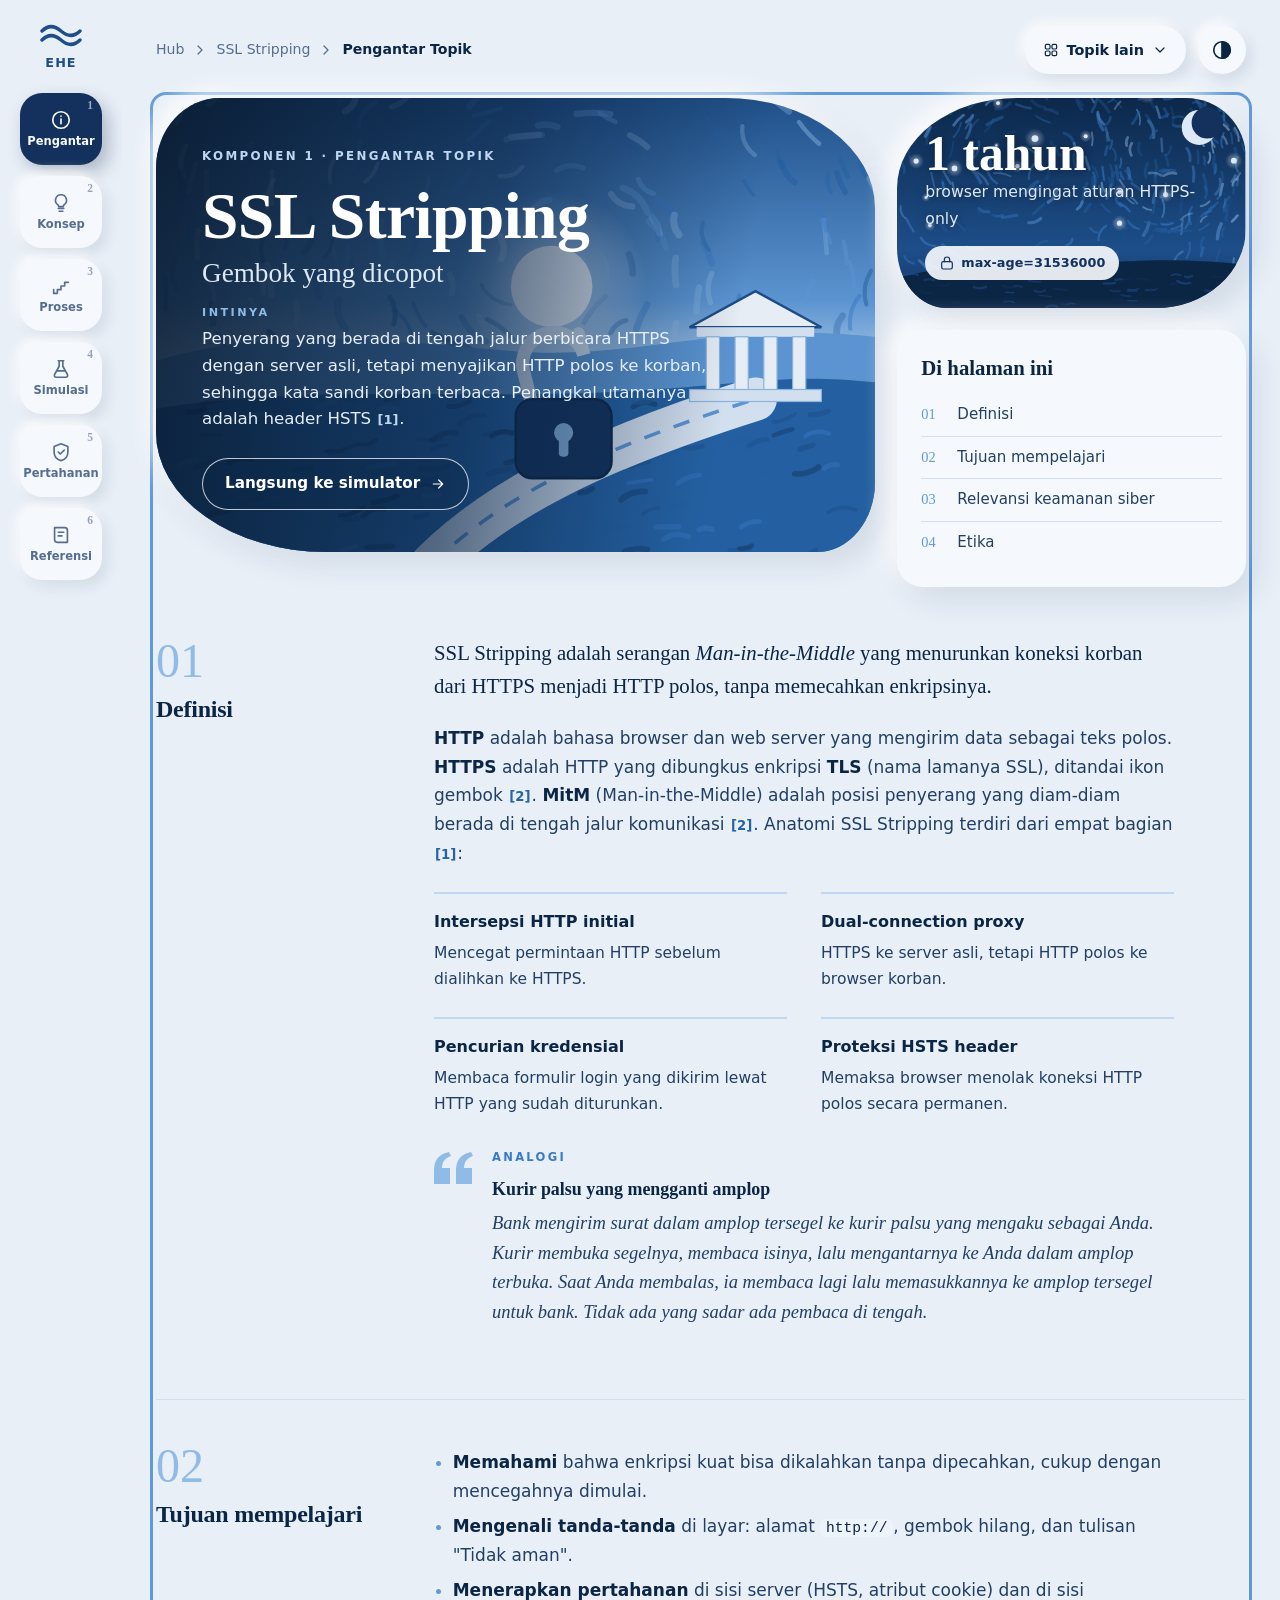
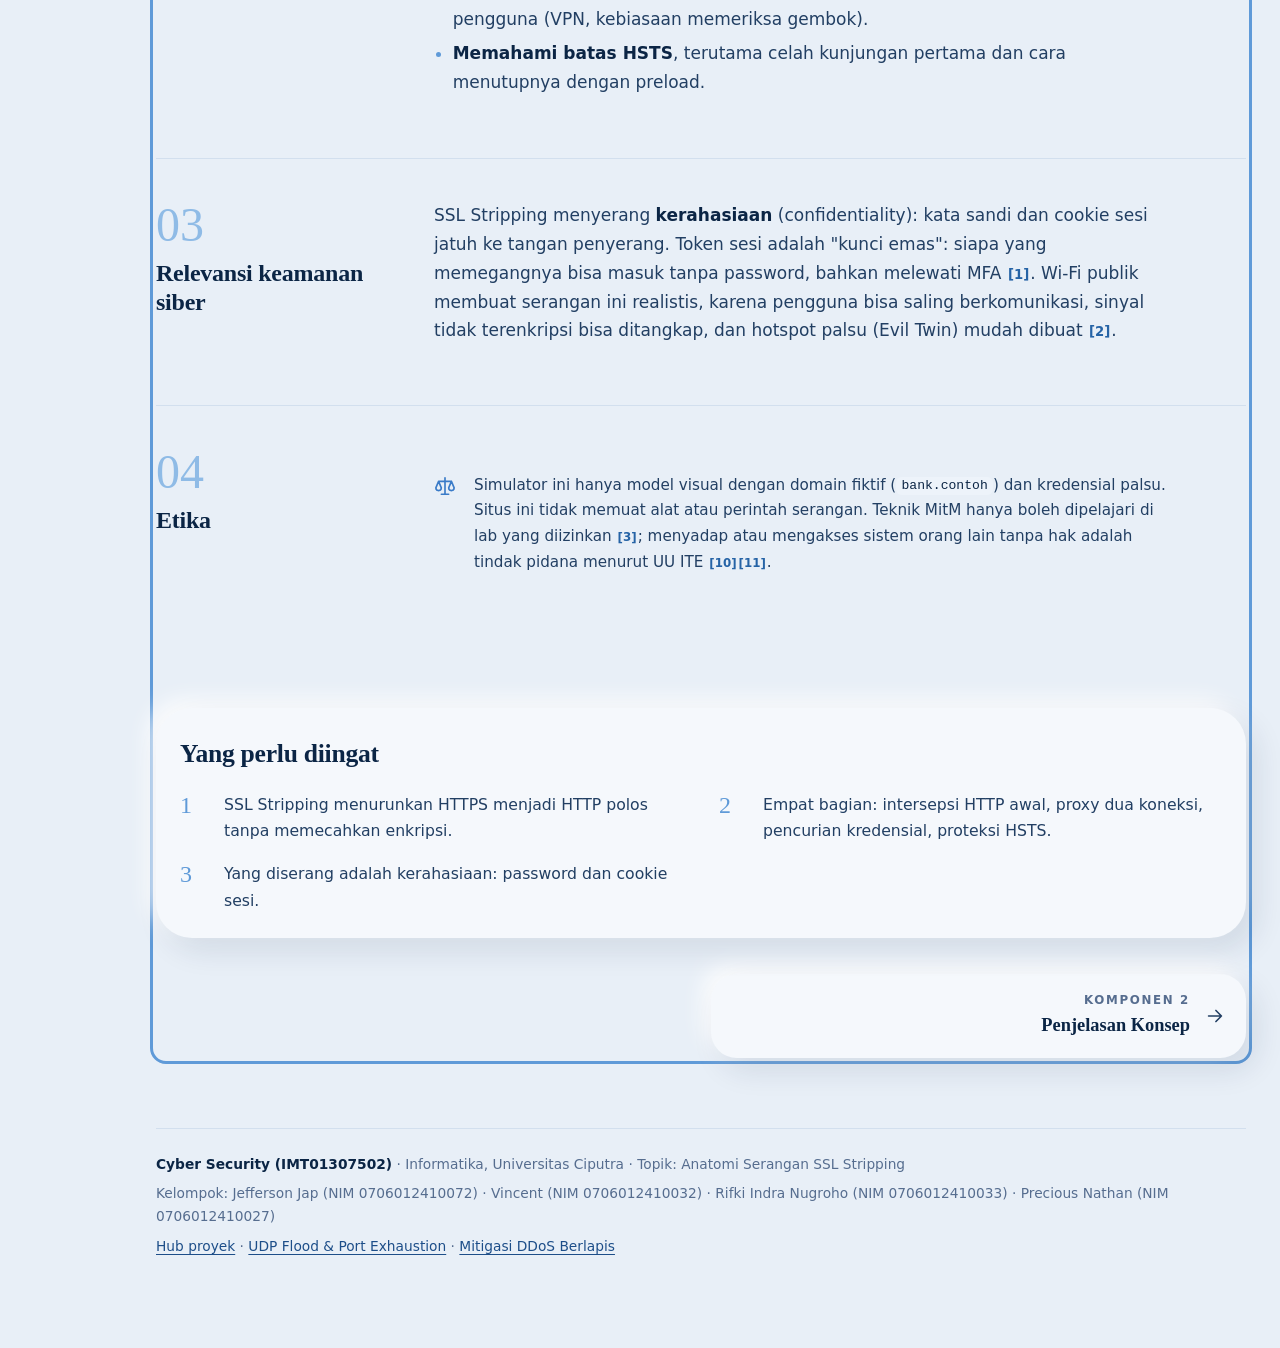
<file: ssl-stripping/index.html>
<!DOCTYPE html>
<html lang="id">
<head>
<meta charset="utf-8">
<meta name="viewport" content="width=device-width, initial-scale=1">
<title>Anatomi Serangan SSL Stripping · Simulator EHE</title>
<meta name="description" content="Website pembelajaran interaktif dan simulator SSL Stripping: intersepsi HTTP awal, dual-connection proxy, pencurian kredensial, dan proteksi HSTS.">
<meta name="color-scheme" content="light dark">
<link rel="icon" href="data:image/svg+xml,%3Csvg xmlns='http://www.w3.org/2000/svg' viewBox='0 0 32 32'%3E%3Crect width='32' height='32' rx='9' fill='%2313315c'/%3E%3Crect x='9' y='15' width='14' height='10' rx='2.5' fill='%23dde9f7'/%3E%3Cpath d='M12 15v-3a4 4 0 0 1 7.6-1.8' stroke='%23dde9f7' stroke-width='2.4' fill='none' stroke-linecap='round'/%3E%3C/svg%3E">
<link rel="stylesheet" href="../assets/ehe.css">
</head>
<body data-site="Simulator SSL Stripping">
<a class="skip" href="#main">Lompat ke konten</a>
<div id="progress" aria-hidden="true"></div>
<div class="app">
  <aside class="side" aria-label="Navigasi komponen">
    <a class="logo" href="../index.html" aria-label="Kembali ke hub proyek"><svg viewBox="0 0 44 30" aria-hidden="true"><path d="M3 11c6-6 12-6 19 0s13 6 19 0M3 20c6-6 12-6 19 0s13 6 19 0" fill="none" stroke="currentColor" stroke-width="3.4" stroke-linecap="round"/></svg>EHE</a>
    <a class="navbtn" href="#pengantar" data-nav="pengantar"><span class="no">1</span><svg class="ic"><use href="#i-intro"/></svg>Pengantar</a>
    <a class="navbtn" href="#konsep" data-nav="konsep"><span class="no">2</span><svg class="ic"><use href="#i-concept"/></svg>Konsep</a>
    <a class="navbtn" href="#proses" data-nav="proses"><span class="no">3</span><svg class="ic"><use href="#i-steps"/></svg>Proses</a>
    <a class="navbtn" href="#simulasi" data-nav="simulasi"><span class="no">4</span><svg class="ic"><use href="#i-sim"/></svg>Simulasi</a>
    <a class="navbtn" href="#pertahanan" data-nav="pertahanan"><span class="no">5</span><svg class="ic"><use href="#i-shield"/></svg>Pertahanan</a>
    <a class="navbtn" href="#referensi" data-nav="referensi"><span class="no">6</span><svg class="ic"><use href="#i-refs"/></svg>Referensi</a>
  </aside>
  <div class="content">
    <div class="topbar">
      <div class="crumb"><a href="../index.html">Hub</a><svg class="ic sm"><use href="#i-chev"/></svg><span>SSL Stripping</span><svg class="ic sm"><use href="#i-chev"/></svg><b id="crumbHere"></b></div>
      <div class="bar-right">
        <details class="menu"><summary><svg class="ic sm"><use href="#i-grid"/></svg>Topik lain<svg class="ic sm"><use href="#i-down"/></svg></summary>
          <div class="drop">
            <a href="../index.html"><svg class="ic"><use href="#i-home"/></svg><span><b>Hub proyek</b>Semua topik dan anggota</span></a>
            <a href="../udp-flood/index.html"><svg class="ic"><use href="#i-wave"/></svg><span><b>UDP Flood &amp; Port Exhaustion</b>Simulator serangan volumetrik</span></a>
            <a href="../mitigasi-ddos-berlapis/index.html"><svg class="ic"><use href="#i-layers"/></svg><span><b>Mitigasi DDoS Berlapis</b>Simulator pertahanan</span></a>
          </div></details>
        <button class="roundbtn" id="themeBtn" aria-label="Ganti mode terang atau gelap"><svg class="ic"><use href="#i-contrast"/></svg></button>
      </div>
    </div>
    <main id="main" tabindex="-1">

<!-- ================= 1. PENGANTAR ================= -->
<section class="page" data-page="pengantar" data-title="Pengantar Topik" aria-labelledby="h3-1">
  <div class="bento">
    <div class="s8"><header class="hero">
      <svg class="scene" viewBox="0 0 600 400" preserveAspectRatio="xMidYMid slice" aria-hidden="true"><use href="#sc-ssl" width="600" height="400"/></svg>
      <div class="hero-in">
        <span class="eyebrow">Komponen 1 · Pengantar Topik</span>
        <h1 id="h3-1">SSL Stripping</h1>
        <div class="sub">Gembok yang dicopot</div>
        <span class="k">Intinya</span>
        <p class="lead">Penyerang yang berada di tengah jalur berbicara HTTPS dengan server asli, tetapi menyajikan HTTP polos ke korban, sehingga kata sandi korban terbaca. Penangkal utamanya adalah header HSTS <a class="cite" href="#ref-1">[1]</a>.</p>
        <a class="pill" href="#simulasi">Langsung ke simulator <svg class="ic sm"><use href="#i-arrow"/></svg></a>
      </div></header></div>
    <div class="s4 stack">
      <div class="tile stat"><svg class="scene" viewBox="0 0 600 400" preserveAspectRatio="xMidYMid slice" aria-hidden="true"><use href="#sc-night" width="600" height="400"/></svg>
        <span class="big">1 tahun</span><span class="lbl">browser mengingat aturan HTTPS-only</span><span class="chipw"><svg class="ic sm"><use href="#i-lock"/></svg>max-age=31536000</span></div>
      <nav class="tile" aria-label="Isi halaman"><h3 class="th">Di halaman ini</h3><ol class="toc">
        <li><a href="#s1-def">Definisi</a></li><li><a href="#s1-tujuan">Tujuan mempelajari</a></li><li><a href="#s1-relevansi">Relevansi keamanan siber</a></li><li><a href="#s1-etika">Etika</a></li></ol></nav>
    </div>
  </div>
  <div class="article">
    <div class="chapter" id="s1-def"><div class="chead"><span class="no">01</span><h2>Definisi</h2></div><div class="body">
      <p class="lede">SSL Stripping adalah serangan <em>Man-in-the-Middle</em> yang menurunkan koneksi korban dari HTTPS menjadi HTTP polos, tanpa memecahkan enkripsinya.</p>
      <p><strong>HTTP</strong> adalah bahasa browser dan web server yang mengirim data sebagai teks polos. <strong>HTTPS</strong> adalah HTTP yang dibungkus enkripsi <strong>TLS</strong> (nama lamanya SSL), ditandai ikon gembok <a class="cite" href="#ref-2">[2]</a>. <strong>MitM</strong> (Man-in-the-Middle) adalah posisi penyerang yang diam-diam berada di tengah jalur komunikasi <a class="cite" href="#ref-2">[2]</a>. Anatomi SSL Stripping terdiri dari empat bagian <a class="cite" href="#ref-1">[1]</a>:</p>
      <div class="defs">
        <div><h4>Intersepsi HTTP initial</h4><p>Mencegat permintaan HTTP sebelum dialihkan ke HTTPS.</p></div>
        <div><h4>Dual-connection proxy</h4><p>HTTPS ke server asli, tetapi HTTP polos ke browser korban.</p></div>
        <div><h4>Pencurian kredensial</h4><p>Membaca formulir login yang dikirim lewat HTTP yang sudah diturunkan.</p></div>
        <div><h4>Proteksi HSTS header</h4><p>Memaksa browser menolak koneksi HTTP polos secara permanen.</p></div>
      </div>
      <figure class="analogy"><span class="k">Analogi</span><span class="t">Kurir palsu yang mengganti amplop</span><p>Bank mengirim surat dalam amplop tersegel ke kurir palsu yang mengaku sebagai Anda. Kurir membuka segelnya, membaca isinya, lalu mengantarnya ke Anda dalam amplop terbuka. Saat Anda membalas, ia membaca lagi lalu memasukkannya ke amplop tersegel untuk bank. Tidak ada yang sadar ada pembaca di tengah.</p></figure>
    </div></div>
    <div class="chapter" id="s1-tujuan"><div class="chead"><span class="no">02</span><h2>Tujuan mempelajari</h2></div><div class="body">
      <ul class="clean">
        <li><strong>Memahami</strong> bahwa enkripsi kuat bisa dikalahkan tanpa dipecahkan, cukup dengan mencegahnya dimulai.</li>
        <li><strong>Mengenali tanda-tanda</strong> di layar: alamat <code>http://</code>, gembok hilang, dan tulisan "Tidak aman".</li>
        <li><strong>Menerapkan pertahanan</strong> di sisi server (HSTS, atribut cookie) dan di sisi pengguna (VPN, kebiasaan memeriksa gembok).</li>
        <li><strong>Memahami batas HSTS</strong>, terutama celah kunjungan pertama dan cara menutupnya dengan preload.</li>
      </ul>
    </div></div>
    <div class="chapter" id="s1-relevansi"><div class="chead"><span class="no">03</span><h2>Relevansi keamanan siber</h2></div><div class="body">
      <p>SSL Stripping menyerang <strong>kerahasiaan</strong> (confidentiality): kata sandi dan cookie sesi jatuh ke tangan penyerang. Token sesi adalah "kunci emas": siapa yang memegangnya bisa masuk tanpa password, bahkan melewati MFA <a class="cite" href="#ref-1">[1]</a>. Wi-Fi publik membuat serangan ini realistis, karena pengguna bisa saling berkomunikasi, sinyal tidak terenkripsi bisa ditangkap, dan hotspot palsu (Evil Twin) mudah dibuat <a class="cite" href="#ref-2">[2]</a>.</p>
    </div></div>
    <div class="chapter" id="s1-etika"><div class="chead"><span class="no">04</span><h2>Etika</h2></div><div class="body">
      <div class="ethics"><svg class="ic"><use href="#i-scale"/></svg><p>Simulator ini hanya model visual dengan domain fiktif (<code>bank.contoh</code>) dan kredensial palsu. Situs ini tidak memuat alat atau perintah serangan. Teknik MitM hanya boleh dipelajari di lab yang diizinkan <a class="cite" href="#ref-3">[3]</a>; menyadap atau mengakses sistem orang lain tanpa hak adalah tindak pidana menurut UU ITE <a class="cite" href="#ref-10">[10]</a><a class="cite" href="#ref-11">[11]</a>.</p></div>
    </div></div>
  </div>
  <div class="tile remember"><h2>Yang perlu diingat</h2><ol>
    <li>SSL Stripping menurunkan HTTPS menjadi HTTP polos tanpa memecahkan enkripsi.</li>
    <li>Empat bagian: intersepsi HTTP awal, proxy dua koneksi, pencurian kredensial, proteksi HSTS.</li>
    <li>Yang diserang adalah kerahasiaan: password dan cookie sesi.</li></ol></div>
  <nav class="pager" aria-label="Komponen berikutnya"><a class="nx" href="#konsep"><span><small>Komponen 2</small><b>Penjelasan Konsep</b></span><svg class="ic"><use href="#i-arrow"/></svg></a></nav>
</section>

<!-- ================= 2. KONSEP ================= -->
<section class="page" data-page="konsep" data-title="Penjelasan Konsep" aria-labelledby="h3-2">
  <div class="bento">
    <div class="s8"><header class="hero compact">
      <svg class="scene" viewBox="0 0 600 400" preserveAspectRatio="xMidYMid slice" aria-hidden="true"><use href="#sc-globe" width="600" height="400"/></svg>
      <div class="hero-in"><span class="eyebrow">Komponen 2 · Penjelasan Konsep</span><h1 id="h3-2">Mengapa HTTPS bisa dilepas</h1>
        <span class="k">Intinya</span>
        <p class="lead">HTTPS melindungi data yang lewat, tetapi tidak melindungi momen sebelum HTTPS dimulai. Penyerang yang sudah berada di tengah memanfaatkan momen itu.</p></div></header></div>
    <div class="s4 stack"><nav class="tile" aria-label="Isi halaman"><h3 class="th">Di halaman ini</h3><ol class="toc">
      <li><a href="#k3-tls">Apa yang dilindungi TLS</a></li><li><a href="#k3-celah">Celah permintaan pertama</a></li><li><a href="#k3-tengah">Cara masuk ke tengah</a></li><li><a href="#k3-kasus">Contoh kasus: Wi-Fi publik</a></li><li><a href="#k3-risiko">Risiko terkait</a></li></ol></nav></div>
  </div>
  <div class="article">
    <div class="chapter" id="k3-tls"><div class="chead"><span class="no">01</span><h2>Apa yang dilindungi TLS</h2></div><div class="body">
      <p>Protokol lama seperti HTTP (port 80), Telnet, FTP, dan POP3 mengirim data sebagai teks polos, sehingga form login, cookie sesi, dan kata sandi bisa disadap <a class="cite" href="#ref-2">[2]</a>. <strong>TLS</strong> bekerja di atas TCP: kriptografi asimetris (RSA/ECC) dipakai untuk bertukar kunci, lalu kriptografi simetris (AES-GCM) dipakai untuk mengenkripsi data <a class="cite" href="#ref-2">[2]</a><a class="cite" href="#ref-9">[9]</a>. Penyadap hanya melihat data acak.</p>
      <p>Karena itu, penyadapan lewat ARP poisoning menjadi tidak berguna terhadap HTTPS <a class="cite" href="#ref-2">[2]</a>. SSL Stripping adalah cara mengakali hal itu: bukan dengan memecahkan enkripsi, tetapi dengan mencegahnya dimulai.</p>
    </div></div>
    <div class="chapter" id="k3-celah"><div class="chead"><span class="no">02</span><h2>Celah permintaan pertama</h2></div><div class="body">
      <p>Kebanyakan orang mengetik <code>bank.contoh</code>, bukan <code>https://bank.contoh</code>. Browser yang belum punya aturan khusus lalu mengirim permintaan pertama lewat HTTP polos, dan server menjawab "silakan pindah ke HTTPS". Jawaban pengalihan itu masih lewat HTTP, dan di situlah penyerang mencegat <a class="cite" href="#ref-1">[1]</a><a class="cite" href="#ref-5">[5]</a>.</p>
      <div class="vsgrid">
        <div class="tile"><h4>Tanpa penyerang</h4><p>Browser mengirim <code>http://bank.contoh</code>, server membalas "pindah ke https://", browser lalu membuka koneksi TLS. Selamat, karena tidak ada yang mencegat pengalihan.</p></div>
        <div class="tile"><h4>Dengan penyerang di tengah</h4><p>Penyerang menangkap permintaan HTTP itu, membuka HTTPS sendiri ke server, lalu terus melayani korban lewat HTTP. Korban tidak pernah "naik" ke HTTPS.</p></div>
      </div>
      <figure class="analogy"><span class="k">Analogi</span><span class="t">Surat pertama yang belum tersegel</span><p>Bank selalu membalas dalam amplop tersegel, tetapi surat pertama Anda, "Halo, saya mau mulai berkirim surat", ditulis di kartu pos. Kurir palsu membaca kartu pos itu dan memutuskan untuk berpura-pura menjadi bank sejak awal.</p></figure>
    </div></div>
    <div class="chapter" id="k3-tengah"><div class="chead"><span class="no">03</span><h2>Cara masuk ke tengah</h2></div><div class="body">
      <p>SSL Stripping hanya bisa dilakukan jika penyerang sudah berada di jalur. Komponen dan teknik yang terlibat:</p>
      <div class="defs">
        <div><h4>ARP poisoning</h4><p>ARP tidak punya otentikasi. Penyerang mengirim balasan ARP palsu ke korban dan router, lalu menyalakan <em>IP forwarding</em> agar koneksi korban tetap berjalan dan ia tidak curiga <a class="cite" href="#ref-2">[2]</a>.</p></div>
        <div><h4>Evil Twin</h4><p>Hotspot Wi-Fi palsu dengan nama mirip hotspot asli, sehingga semua trafik korban melewati perangkat penyerang <a class="cite" href="#ref-2">[2]</a>.</p></div>
        <div><h4>DNS spoofing</h4><p>Penyerang menjawab pertanyaan DNS korban lebih cepat dari server asli, sehingga nama domain diarahkan ke alamatnya <a class="cite" href="#ref-1">[1]</a>.</p></div>
        <div><h4>Rogue DHCP</h4><p>Server DHCP palsu memberi korban gateway dan DNS milik penyerang <a class="cite" href="#ref-2">[2]</a>.</p></div>
      </div>
      <p class="muted small">Situs ini sengaja tidak menampilkan perintah atau alat untuk melakukan teknik-teknik tersebut.</p>
    </div></div>
    <div class="chapter" id="k3-kasus"><div class="chead"><span class="no">04</span><h2>Contoh kasus: Wi-Fi publik</h2></div><div class="body">
      <p class="lede">Seseorang di bandara atau kafe tersambung ke Wi-Fi gratis, tanpa tahu bahwa hotspot itu palsu.</p>
      <p>Dokumentasi MDN memakai skenario serupa: pengguna di bandara tersambung ke <em>rogue access point</em>, sehingga koneksi HTTP-nya bisa dibelokkan; HSTS membuat browser menolak penurunan itu <a class="cite" href="#ref-6">[6]</a>. Materi kuliah mencatat kerentanan hotspot terbuka: tidak ada isolasi antarpengguna, paket Wi-Fi bisa ditangkap, dan Evil Twin dengan SSID serupa. Rekomendasinya: selalu VPN, paksa HTTPS/HSTS, dan matikan sambung otomatis <a class="cite" href="#ref-2">[2]</a>.</p>
      <div class="note"><svg class="ic"><use href="#i-wifi"/></svg><p><span class="k">Coba di simulator.</span> Skenario "Wi-Fi kafe, Evil Twin" memperagakan kasus ini dengan domain fiktif <code>bank.contoh</code>.</p></div>
    </div></div>
    <div class="chapter" id="k3-risiko"><div class="chead"><span class="no">05</span><h2>Risiko terkait</h2></div><div class="body">
      <div class="tbl"><table>
        <thead><tr><th>Jenis pembajakan</th><th>Cara masuk</th><th>Penangkal utama</th></tr></thead>
        <tbody>
          <tr class="hl"><td>SSL Stripping / MitM</td><td>Penurunan ke HTTP polos</td><td class="em">HSTS (Strict-Transport-Security)</td></tr>
          <tr><td>Cross-Site Scripting (XSS)</td><td>Membaca <code>document.cookie</code></td><td class="em">Cookie HttpOnly, header CSP</td></tr>
          <tr><td>CSRF</td><td>Cookie terkirim otomatis</td><td class="em">Token anti-CSRF, SameSite=Strict</td></tr>
          <tr><td>TCP session hijacking</td><td>Nomor urut yang bisa ditebak, penyadapan</td><td class="em">IPsec, ISN acak di kernel</td></tr>
        </tbody></table></div>
      <p class="muted small">Sumber tabel: <a class="cite" href="#ref-1">[1]</a>.</p>
    </div></div>
  </div>
  <div class="tile remember"><h2>Yang perlu diingat</h2><ol>
    <li>TLS melindungi data yang lewat, bukan momen sebelum HTTPS dimulai.</li>
    <li>Permintaan HTTP pertama adalah titik lemahnya.</li>
    <li>Penyerang harus berada di tengah dulu: ARP poisoning, Evil Twin, DNS spoofing, atau rogue DHCP.</li>
    <li>Wi-Fi publik membuat serangan ini realistis.</li></ol></div>
  <nav class="pager" aria-label="Komponen sebelum dan sesudah"><a href="#pengantar"><svg class="ic"><use href="#i-chevl"/></svg><span><small>Komponen 1</small><b>Pengantar Topik</b></span></a><a class="nx" href="#proses"><span><small>Komponen 3</small><b>Proses Bertahap</b></span><svg class="ic"><use href="#i-arrow"/></svg></a></nav>
</section>

<!-- ================= 3. PROSES ================= -->
<section class="page" data-page="proses" data-title="Proses Bertahap" aria-labelledby="h3-3">
  <div class="bento">
    <div class="s8"><header class="hero compact">
      <svg class="scene" viewBox="0 0 600 400" preserveAspectRatio="xMidYMid slice" aria-hidden="true"><use href="#sc-night" width="600" height="400"/></svg>
      <div class="hero-in"><span class="eyebrow">Komponen 3 · Proses Bertahap</span><h1 id="h3-3">Dari Wi-Fi palsu sampai password terbaca</h1>
        <span class="k">Intinya</span>
        <p class="lead">Penyerang masuk ke tengah, mencegat permintaan HTTP pertama, membuka dua koneksi berbeda, lalu membaca formulir login. HSTS memotong rantai ini di langkah kedua.</p></div></header></div>
    <div class="s4 stack"><div class="tile stat"><svg class="scene" viewBox="0 0 600 400" preserveAspectRatio="xMidYMid slice" aria-hidden="true"><use href="#sc-ssl" width="600" height="400"/></svg><span class="big">6 tahap</span><span class="lbl">dari posisi MitM sampai penyamaran sempurna</span></div></div>
  </div>
  <div class="article">
    <div class="chapter" id="pr3-tahap"><div class="chead"><span class="no">01</span><h2>Tahap demi tahap</h2></div><div class="body">
      <ol class="process">
        <li><div><b>Masuk ke tengah.</b>Penyerang menjadi perantara lewat Evil Twin, ARP poisoning, DNS spoofing, atau rogue DHCP <a class="cite" href="#ref-1">[1]</a><a class="cite" href="#ref-2">[2]</a>.</div></li>
        <li><div><b>Intersepsi HTTP awal.</b>Korban mengetik <code>bank.contoh</code>. Permintaan HTTP pertama ditangkap sebelum server sempat mengalihkan ke HTTPS <a class="cite" href="#ref-1">[1]</a>.</div></li>
        <li><div><b>Proxy dua koneksi, sisi server.</b>Penyerang membuka HTTPS yang sah ke server asli. Di mata server, ini pengunjung biasa <a class="cite" href="#ref-1">[1]</a>.</div></li>
        <li><div><b>Proxy dua koneksi, sisi korban.</b>Penyerang mengganti semua tautan <code>https://</code> menjadi <code>http://</code> dan melayani korban lewat HTTP polos <a class="cite" href="#ref-1">[1]</a>.</div></li>
        <li><div><b>Pencurian kredensial.</b>Korban mengisi formulir login; penyerang membacanya sebagai teks polos <a class="cite" href="#ref-1">[1]</a>.</div></li>
        <li><div><b>Penyamaran sempurna.</b>Penyerang meneruskan login ke server lewat HTTPS. Korban masuk ke akunnya seperti biasa, dan penyerang juga memegang cookie sesinya <a class="cite" href="#ref-1">[1]</a>.</div></li>
      </ol>
      <h3>Di mana HSTS memotong rantai</h3>
      <p>Jika browser sudah mengenal aturan HSTS situs itu, alamat <code>http://</code> diubah menjadi <code>https://</code> <em>di dalam browser</em>, sebelum ada paket yang keluar. Tahap 2 tidak pernah terjadi, dan jika penyerang menyodorkan sertifikat palsu, browser menolak tanpa memberi pilihan "lanjutkan" <a class="cite" href="#ref-4">[4]</a><a class="cite" href="#ref-5">[5]</a><a class="cite" href="#ref-6">[6]</a>.</p>
    </div></div>
    <div class="chapter" id="pr3-deteksi"><div class="chead"><span class="no">02</span><h2>Sisi pembela: deteksi</h2></div><div class="body">
      <ul class="clean">
        <li><strong>Di komputer korban:</strong> jika dua alamat IP berbeda (misalnya gateway dan komputer lain) memiliki MAC address yang sama di tabel ARP, hampir pasti terjadi ARP poisoning <a class="cite" href="#ref-2">[2]</a>.</li>
        <li><strong>Di jaringan:</strong> gelombang balasan ARP yang dikirim tanpa diminta, dan lonjakan balasan ARP lebih dari 100 per detik per host, adalah indikator SOC <a class="cite" href="#ref-2">[2]</a>.</li>
        <li><strong>Di aplikasi:</strong> perubahan alamat IP atau User-Agent secara tiba-tiba di tengah sesi dengan cookie yang sama patut dicurigai <a class="cite" href="#ref-1">[1]</a>.</li>
        <li><strong>Di layar:</strong> gembok hilang dan alamat diawali <code>http://</code> di halaman yang biasanya aman.</li>
      </ul>
    </div></div>
  </div>
  <div class="tile remember"><h2>Yang perlu diingat</h2><ol>
    <li>Masuk ke tengah, cegat HTTP awal, proxy dua koneksi, baca login, teruskan ke server.</li>
    <li>HSTS memotong rantai sebelum paket HTTP pertama keluar.</li>
    <li>ARP duplikat dan gembok yang hilang adalah tanda bahaya.</li></ol></div>
  <nav class="pager" aria-label="Komponen sebelum dan sesudah"><a href="#konsep"><svg class="ic"><use href="#i-chevl"/></svg><span><small>Komponen 2</small><b>Penjelasan Konsep</b></span></a><a class="nx" href="#simulasi"><span><small>Komponen 4</small><b>Simulasi Interaktif</b></span><svg class="ic"><use href="#i-arrow"/></svg></a></nav>
</section>

<!-- ================= 4. SIMULASI ================= -->
<section class="page" data-page="simulasi" data-title="Simulasi Interaktif" aria-labelledby="h3-4">
  <div class="hello"><span class="eyebrow">Komponen 4 · Simulasi Interaktif</span><h1 id="h3-4">Simulator SSL Stripping</h1>
    <p><strong>Intinya:</strong> pilih skenario, isi data login palsu, ikuti diagram urutan langkah demi langkah, lalu nyalakan pertahanan dan lihat di titik mana serangan berhenti. Semua domain dan kredensial di sini fiktif.</p></div>

  <div class="sim" id="sim3">
    <div class="sim-h"><h3>Korban, penyerang, dan server asli</h3><small>Model visual · domain fiktif bank.contoh</small></div>
    <div class="sim-sec"><div class="lbl2"><span class="n">1</span>Pilih skenario</div>
      <div class="scen" role="group" aria-label="Skenario">
        <button data-scen="cafe" aria-pressed="true"><b>Wi-Fi kafe, Evil Twin</b><span>Mengetik bank.contoh · situs tanpa HSTS</span></button>
        <button data-scen="arp" aria-pressed="false"><b>LAN kantor, ARP poisoning</b><span>Mengetik bank.contoh · situs tanpa HSTS</span></button>
        <button data-scen="bookmark" aria-pressed="false"><b>Membuka bookmark https://</b><span>Situs tanpa HSTS</span></button>
        <button data-scen="hsts" aria-pressed="false"><b>Situs ber-HSTS, kunjungan ulang</b><span>Browser sudah menyimpan aturan</span></button>
        <button data-scen="hstsfirst" aria-pressed="false"><b>Situs ber-HSTS, kunjungan pertama</b><span>Aturan belum tersimpan</span></button>
        <button data-scen="preload" aria-pressed="false"><b>Situs di HSTS preload list</b><span>Kunjungan pertama</span></button>
      </div></div>
    <div class="sim-sec"><div class="lbl2"><span class="n">2</span>Data simulasi</div>
      <div class="params">
        <label class="field">Cara penyerang masuk ke tengah<select data-p="vector"><option value="evil">Evil Twin (hotspot palsu)</option><option value="arp">ARP poisoning (LAN)</option></select></label>
        <label class="field">Cara korban membuka situs<select data-p="entry"><option value="typed">Mengetik bank.contoh</option><option value="bookmark">Bookmark https://bank.contoh</option></select></label>
        <label class="field">Riwayat kunjungan<select data-p="returning"><option value="0">Kunjungan pertama</option><option value="1">Pernah berkunjung (punya cookie sesi)</option></select></label>
        <label class="field">Username (palsu)<input class="inp" data-p="user" value="budi" maxlength="24" autocomplete="off"></label>
        <label class="field">Password (palsu)<input class="inp" data-p="pass" value="Kucing123" maxlength="24" autocomplete="off"><small>Jangan memakai password asli Anda.</small></label>
      </div></div>
    <div class="sim-sec"><div class="lbl2"><span class="n">3</span>Pertahanan (untuk dijalankan ulang)</div>
      <div class="chips" role="group" aria-label="Pertahanan">
        <label class="chk"><input type="checkbox" data-d="hsts">Header HSTS di server</label>
        <label class="chk"><input type="checkbox" data-d="preload">HSTS preload</label>
        <label class="chk"><input type="checkbox" data-d="cookie">Cookie Secure, HttpOnly, SameSite</label>
        <label class="chk"><input type="checkbox" data-d="vpn">VPN di perangkat korban</label>
        <label class="chk"><input type="checkbox" data-d="check">Korban memeriksa gembok</label>
      </div>
      <p class="muted small" style="margin:10px 0 0">Perubahan pertahanan langsung mengubah alur di bawah. Tekan "Bandingkan" untuk evaluasi sebelum dan sesudah.</p></div>
    <div class="sim-sec"><div class="lbl2"><span class="n">4</span>Diagram urutan</div>
      <div class="ctrl">
        <button class="ghost" data-act="prev"><svg class="ic sm"><use href="#i-chevl"/></svg>Sebelumnya</button>
        <button class="play" data-act="play" aria-label="Putar otomatis"><svg class="ic"><use href="#i-play"/></svg></button>
        <button class="ghost primary" data-act="next">Berikutnya<svg class="ic sm"><use href="#i-chev"/></svg></button>
        <span class="stepno" data-label></span>
        <button class="ghost" data-act="reset"><svg class="ic sm"><use href="#i-reset"/></svg>Reset</button>
      </div>
      <div class="stage-cap" aria-live="polite"><h4 data-st-title></h4><p data-st-text></p></div>
      <div class="cmp" style="margin-top:14px">
        <div><div class="lbl2">Yang dilihat korban</div>
          <div class="browser"><div class="chrome"><span class="dots"><i></i><i></i><i></i></span><div class="urlbar" data-url></div></div>
            <div class="page-body" data-page-body></div></div></div>
        <div><div class="lbl2">Yang bisa dibaca penyerang</div><div class="loot" data-loot>—</div></div>
      </div>
      <div class="legend" aria-hidden="true">
        <span><svg viewBox="0 0 14 14"><line x1="1" y1="7" x2="13" y2="7" stroke="var(--c-strong)" stroke-width="3"/></svg>HTTPS, terenkripsi</span>
        <span><svg viewBox="0 0 14 14"><line x1="1" y1="7" x2="13" y2="7" stroke="var(--c-mid)" stroke-width="2.4" stroke-dasharray="3 2.5"/></svg>HTTP polos, bisa dibaca</span>
      </div>
      <div class="seqwrap" style="margin-top:10px"><svg data-seq viewBox="0 0 800 300" role="img" aria-label="Diagram urutan komunikasi antara korban, penyerang, dan server asli. Keterangan tiap langkah ada di atas diagram."></svg></div>
      <p class="hint">Geser diagram ke samping untuk melihat seluruhnya.</p>
    </div>
    <div class="sim-sec" data-result><div class="lbl2"><span class="n">5</span>Hasil &amp; evaluasi</div><p class="muted">Hasil muncul di tahap terakhir.</p></div>
    <div class="sim-sec"><button class="ghost primary" data-act="evaluate"><svg class="ic sm"><use href="#i-play"/></svg>Bandingkan dengan tanpa pertahanan</button><div data-eval style="margin-top:14px"></div></div>
  </div>

  <div class="article">
    <div class="chapter" id="spot"><div class="chead"><span class="no">i</span><h2>Temukan perbedaannya</h2><p>Klik tanda bahaya pada halaman kanan. Ada tiga.</p></div><div class="body wide">
      <div class="cmp">
        <figure style="margin:0"><div class="lbl2">Halaman asli</div><div class="browser"><div class="chrome"><span class="dots"><i></i><i></i><i></i></span><div class="urlbar"><svg class="ic"><use href="#i-lock"/></svg><span class="u"><b>https://</b>bank.contoh/login</span></div></div>
          <div class="page-body"><h5>Masuk ke bank.contoh</h5><div class="fake-in">username</div><div class="fake-in">password</div><div class="fake-btn">Masuk</div></div></div></figure>
        <figure style="margin:0"><div class="lbl2">Halaman yang di-strip</div><div class="browser"><div class="chrome"><span class="dots"><i></i><i></i><i></i></span><div class="urlbar">
            <button class="hot" data-hot="lock" aria-label="Area ikon gembok"><span style="display:inline-block;width:16px;height:16px;border:1.5px dashed var(--b300);border-radius:4px"></span></button>
            <button class="hot" data-hot="warn"><span class="chip bad">Tidak aman</span></button>
            <span class="u"><button class="hot" data-hot="scheme"><span class="dim">http://</span></button>bank.contoh/login</span></div></div>
          <div class="page-body"><button class="hot" data-hot="decoy1"><h5>Masuk ke bank.contoh</h5></button><div class="fake-in">username</div><div class="fake-in">password</div><button class="hot" data-hot="decoy2" style="display:block"><span class="fake-btn" style="padding:0 40px">Masuk</span></button></div></div></figure>
      </div>
      <p aria-live="polite" data-spot style="margin-top:14px"><strong>Ditemukan 0 dari 3.</strong> Klik bagian halaman kanan yang berbeda dari halaman asli.</p>
    </div></div>
    <div class="chapter" id="builder"><div class="chead"><span class="no">ii</span><h2>Penyusun header HSTS</h2><p>Atur nilainya dan lihat hasilnya.</p></div><div class="body">
      <div class="params">
        <label class="field">max-age<select data-b="age"><option value="0">0 (menghapus aturan)</option><option value="300">300 detik (5 menit)</option><option value="86400">86400 (1 hari)</option><option value="2592000">2592000 (30 hari)</option><option value="31536000" selected>31536000 (1 tahun)</option><option value="63072000">63072000 (2 tahun)</option></select></label>
        <div class="field">Direktif tambahan<div class="chips"><label class="chk"><input type="checkbox" data-b="sub" checked>includeSubDomains</label><label class="chk"><input type="checkbox" data-b="pre">preload</label></div></div>
      </div>
      <div class="lbl2" style="margin-top:18px">Header yang dihasilkan</div>
      <div class="headerline" data-hdr aria-live="polite"></div>
      <div class="lbl2" style="margin-top:12px">Baris konfigurasi Nginx</div>
      <div class="headerline" data-ngx></div>
      <ul class="fbl" data-bnotes></ul>
    </div></div>
    <div class="chapter" id="uji"><div class="chead"><span class="no">iii</span><h2>Uji pemahaman</h2><p>Enam soal singkat dengan penjelasan.</p></div><div class="body wide">
      <div class="quiz" id="quiz3"></div>
      <div class="score" data-scorebar aria-live="polite"><span>Skor <span class="num" data-score>0</span> / <span data-total>6</span> <span style="opacity:.75;margin-left:8px">dijawab <span data-done>0</span></span></span><button class="ghost" data-act="quiz-reset"><svg class="ic sm"><use href="#i-reset"/></svg>Ulangi</button></div>
    </div></div>
  </div>
  <nav class="pager" aria-label="Komponen sebelum dan sesudah"><a href="#proses"><svg class="ic"><use href="#i-chevl"/></svg><span><small>Komponen 3</small><b>Proses Bertahap</b></span></a><a class="nx" href="#pertahanan"><span><small>Komponen 5</small><b>Penanggulangan</b></span><svg class="ic"><use href="#i-arrow"/></svg></a></nav>
</section>

<!-- ================= 5. PERTAHANAN ================= -->
<section class="page" data-page="pertahanan" data-title="Penanggulangan Keamanan" aria-labelledby="h3-5">
  <div class="bento">
    <div class="s8"><header class="hero compact">
      <svg class="scene" viewBox="0 0 600 400" preserveAspectRatio="xMidYMid slice" aria-hidden="true"><use href="#sc-layers" width="600" height="400"/></svg>
      <div class="hero-in"><span class="eyebrow">Komponen 5 · Penanggulangan Keamanan</span><h1 id="h3-5">Menjaga gembok tetap terpasang</h1>
        <span class="k">Intinya</span>
        <p class="lead">Server memasang HSTS dan mendaftar ke preload list, cookie diberi atribut pengaman, dan pengguna memakai VPN di Wi-Fi publik serta memeriksa gembok.</p></div></header></div>
    <div class="s4 stack"><nav class="tile" aria-label="Isi halaman"><h3 class="th">Di halaman ini</h3><ol class="toc">
      <li><a href="#d3-hsts">HSTS</a></li><li><a href="#d3-cookie">Atribut cookie</a></li><li><a href="#d3-praktik">Praktik pengguna</a></li><li><a href="#d3-batas">Batasan HSTS</a></li></ol></nav></div>
  </div>
  <div class="article">
    <div class="chapter" id="d3-hsts"><div class="chead"><span class="no">01</span><h2>HSTS</h2></div><div class="body">
      <p><strong>HTTP Strict Transport Security</strong> (RFC 6797) adalah instruksi dari server agar browser <em>hanya</em> berkomunikasi lewat HTTPS dengan situs itu selama jangka waktu tertentu <a class="cite" href="#ref-1">[1]</a><a class="cite" href="#ref-4">[4]</a>. Browser otomatis menolak HTTP polos sebelum dikirim ke jaringan, dan tidak membiarkan pengguna melewati peringatan sertifikat yang tidak valid <a class="cite" href="#ref-5">[5]</a><a class="cite" href="#ref-6">[6]</a>.</p>
      <figure class="analogy"><span class="k">Analogi</span><span class="t">Catatan dari bank untuk browser Anda</span><p>"Jangan pernah menerima surat dari saya dalam amplop terbuka. Kalau ada yang mengantar amplop terbuka atas nama saya, tolak."</p></figure>
      <div class="code" role="group" aria-label="Header HSTS dengan penjelasan per baris">
        <div class="hd"><span>Nginx / Apache · header HSTS</span></div>
        <div class="row"><pre><span class="k">add_header</span> Strict-Transport-Security</pre><div class="ex">Tambahkan header <code>Strict-Transport-Security</code> pada setiap jawaban HTTPS <a class="cite" href="#ref-1">[1]</a>.</div></div>
        <div class="row"><pre>  "max-age=31536000;</pre><div class="ex">Ingat aturan selama <b>31.536.000 detik = 365 hari</b> <a class="cite" href="#ref-6">[6]</a>.</div></div>
        <div class="row"><pre>   includeSubDomains"</pre><div class="ex">Berlaku juga untuk semua subdomain, misalnya <code>login.bank.contoh</code> <a class="cite" href="#ref-4">[4]</a>.</div></div>
        <div class="row"><pre>  always;</pre><div class="ex">Kirim header pada semua jenis jawaban, termasuk halaman error.</div></div>
      </div>
      <p><strong>Preload.</strong> Domain yang memenuhi syarat (sertifikat valid, pengalihan HTTP ke HTTPS, semua subdomain HTTPS, <code>max-age</code> minimal 31536000, <code>includeSubDomains</code>, dan <code>preload</code>) bisa didaftarkan ke daftar yang tertanam di browser, sehingga terlindungi bahkan sebelum kunjungan pertama <a class="cite" href="#ref-8">[8]</a>. Keputusan ini sulit dibatalkan, jadi pastikan semua subdomain sudah siap HTTPS <a class="cite" href="#ref-5">[5]</a><a class="cite" href="#ref-8">[8]</a>.</p>
    </div></div>
    <div class="chapter" id="d3-cookie"><div class="chead"><span class="no">02</span><h2>Atribut cookie</h2></div><div class="body">
      <p>Cookie sesi adalah "gelang tiket" setelah login. Atribut pengaman memperkecil cara tiket itu dicuri <a class="cite" href="#ref-1">[1]</a><a class="cite" href="#ref-7">[7]</a>:</p>
      <div class="code" role="group" aria-label="Header Set-Cookie dengan penjelasan per baris">
        <div class="hd"><span>Header Set-Cookie yang ideal</span></div>
        <div class="row"><pre>Set-Cookie: PHPSESSID=xyz123abc987;
  Path=/;</pre><div class="ex">Nama dan nilai cookie sesi; berlaku di seluruh situs.</div></div>
        <div class="row"><pre>  <span class="k">Secure</span>;</pre><div class="ex">Hanya dikirim lewat <code>https:</code>. Cookie yang sudah tersimpan tidak ikut terkirim di koneksi HTTP yang di-strip <a class="cite" href="#ref-7">[7]</a>.</div></div>
        <div class="row"><pre>  <span class="k">HttpOnly</span>;</pre><div class="ex">JavaScript tidak bisa membacanya lewat <code>document.cookie</code>; menangkal XSS <a class="cite" href="#ref-7">[7]</a>.</div></div>
        <div class="row"><pre>  <span class="k">SameSite=Strict</span></pre><div class="ex">Hanya dikirim untuk permintaan dari situs yang sama; menangkal CSRF <a class="cite" href="#ref-7">[7]</a>.</div></div>
      </div>
      <div class="note"><svg class="ic"><use href="#i-alert"/></svg><p><span class="k">Catatan penting.</span> Atribut cookie tidak mencegah password dicuri saat SSL Stripping, karena korban mengetik password di halaman HTTP palsu. Atribut ini melindungi cookie lama dan menutup celah lain (XSS, CSRF). Penangkal utama SSL Stripping tetap HSTS.</p></div>
    </div></div>
    <div class="chapter" id="d3-praktik"><div class="chead"><span class="no">03</span><h2>Praktik pengguna</h2></div><div class="body">
      <div class="defs">
        <div><h4>Selalu VPN di Wi-Fi publik</h4><p>Seluruh trafik dibungkus terowongan terenkripsi (WireGuard/OpenVPN), sehingga penyerang di jaringan lokal tidak bisa menyentuh HTTP Anda <a class="cite" href="#ref-1">[1]</a><a class="cite" href="#ref-2">[2]</a>.</p></div>
        <div><h4>Paksa HTTPS</h4><p>Ketik <code>https://</code>, gunakan bookmark, atau nyalakan mode HTTPS-only di browser <a class="cite" href="#ref-2">[2]</a>.</p></div>
        <div><h4>Periksa gembok</h4><p>Halaman login tanpa gembok, atau dengan tulisan "Tidak aman", berarti berhenti.</p></div>
        <div><h4>Matikan sambung otomatis</h4><p>Jangan biarkan perangkat bergabung sendiri ke hotspot terbuka, karena itulah pintu masuk Evil Twin <a class="cite" href="#ref-2">[2]</a>.</p></div>
      </div>
      <p><strong>Di sisi jaringan</strong>, Dynamic ARP Inspection, DHCP Snooping, dan Port Security mencegah penyerang masuk ke tengah sejak awal <a class="cite" href="#ref-2">[2]</a>.</p>
    </div></div>
    <div class="chapter" id="d3-batas"><div class="chead"><span class="no">04</span><h2>Batasan HSTS</h2></div><div class="body">
      <p class="lede">HSTS baru bekerja setelah browser pernah membuat satu koneksi aman ke situs itu.</p>
      <p>Browser mengabaikan header HSTS yang dikirim lewat HTTP, agar tidak bisa dipalsukan penyerang <a class="cite" href="#ref-6">[6]</a>. Akibatnya, kunjungan pertama, atau kunjungan setelah <code>max-age</code> habis, masih bisa dicegat; RFC 6797 menyebutnya <em>bootstrap MITM vulnerability</em> <a class="cite" href="#ref-4">[4]</a>. Celah ini ditutup oleh <strong>HSTS preload list</strong> <a class="cite" href="#ref-6">[6]</a><a class="cite" href="#ref-8">[8]</a>. HSTS juga hanya melindungi situs yang memasangnya.</p>
    </div></div>
  </div>
  <div class="tile remember"><h2>Yang perlu diingat</h2><ol>
    <li>HSTS (<code>max-age=31536000; includeSubDomains</code>) membuat browser menolak HTTP polos.</li>
    <li>Preload menutup celah kunjungan pertama.</li>
    <li>Cookie Secure, HttpOnly, SameSite=Strict melindungi cookie, tetapi tidak menggantikan HSTS.</li>
    <li>VPN dan kebiasaan memeriksa gembok melindungi pengguna di Wi-Fi publik.</li></ol></div>
  <nav class="pager" aria-label="Komponen sebelum dan sesudah"><a href="#simulasi"><svg class="ic"><use href="#i-chevl"/></svg><span><small>Komponen 4</small><b>Simulasi Interaktif</b></span></a><a class="nx" href="#referensi"><span><small>Komponen 6</small><b>Referensi</b></span><svg class="ic"><use href="#i-arrow"/></svg></a></nav>
</section>

<!-- ================= 6. REFERENSI ================= -->
<section class="page" data-page="referensi" data-title="Referensi" aria-labelledby="h3-6">
  <div class="hello"><span class="eyebrow">Komponen 6 · Referensi</span><h1 id="h3-6">Referensi</h1><p>Format APA 7. Nomor di dalam teks, misalnya [1], mengarah ke daftar di bawah. Semua tautan diperiksa dapat dibuka pada November 2026.</p></div>
  <div class="article"><div class="chapter"><div class="chead"><span class="no">≡</span><h2>Daftar pustaka</h2></div><div class="body">
    <ol class="refs">
      <li id="ref-1"><span>Dinata, Y. M., &amp; Wonohadidjojo, D. M. (2026). <em>Network level attacks &amp; defense: Denial-of-Service (DoS/DDoS), botnet, &amp; session hijacking</em> (Modul 07 Bagian 2, slide 62, 68, 75–80) [Slide kuliah]. Mata kuliah Cyber Security IMT01307502, Program Studi Informatika, Universitas Ciputra.</span></li>
      <li id="ref-2"><span>Dinata, Y. M., &amp; Wonohadidjojo, D. M. (2026). <em>Network level attacks &amp; reconnaissance</em> (Modul 07 Bagian 1, slide 15, 17, 20–24, 32–37, 39, 41, 44) [Slide kuliah]. Mata kuliah Cyber Security IMT01307502, Program Studi Informatika, Universitas Ciputra.</span></li>
      <li id="ref-3"><span>Universitas Ciputra. (2026). <em>Week 10: Reconnaissance, enumerasi, dan analisis kerentanan</em> (slide 19) [Slide kuliah]. Mata kuliah Cyber Security IMT01307502.</span></li>
      <li id="ref-4"><span>Hodges, J., Jackson, C., &amp; Barth, A. (2012). <em>HTTP Strict Transport Security (HSTS)</em> (RFC 6797). RFC Editor. <a href="https://www.rfc-editor.org/rfc/rfc6797">https://www.rfc-editor.org/rfc/rfc6797</a></span></li>
      <li id="ref-5"><span>OWASP Cheat Sheet Series. (n.d.). <em>HTTP Strict Transport Security cheat sheet</em>. OWASP Foundation. <a href="https://cheatsheetseries.owasp.org/cheatsheets/HTTP_Strict_Transport_Security_Cheat_Sheet.html">https://cheatsheetseries.owasp.org/cheatsheets/HTTP_Strict_Transport_Security_Cheat_Sheet.html</a></span></li>
      <li id="ref-6"><span>MDN contributors. (2026). <em>Strict-Transport-Security header</em>. MDN Web Docs. <a href="https://developer.mozilla.org/en-US/docs/Web/HTTP/Reference/Headers/Strict-Transport-Security">https://developer.mozilla.org/en-US/docs/Web/HTTP/Reference/Headers/Strict-Transport-Security</a></span></li>
      <li id="ref-7"><span>MDN contributors. (2026). <em>Set-Cookie header</em>. MDN Web Docs. <a href="https://developer.mozilla.org/en-US/docs/Web/HTTP/Reference/Headers/Set-Cookie">https://developer.mozilla.org/en-US/docs/Web/HTTP/Reference/Headers/Set-Cookie</a></span></li>
      <li id="ref-8"><span>HSTS Preload List Submission. (n.d.). <em>HSTS preload list submission</em>. <a href="https://hstspreload.org/">https://hstspreload.org/</a></span></li>
      <li id="ref-9"><span>Rescorla, E. (2018). <em>The Transport Layer Security (TLS) protocol version 1.3</em> (RFC 8446). RFC Editor. <a href="https://www.rfc-editor.org/rfc/rfc8446">https://www.rfc-editor.org/rfc/rfc8446</a></span></li>
      <li id="ref-10"><span>Republik Indonesia. (2008). <em>Undang-Undang Nomor 11 Tahun 2008 tentang Informasi dan Transaksi Elektronik</em>. JDIH BPK. <a href="https://peraturan.bpk.go.id/Details/37589/uu-no-11-tahun-2008">https://peraturan.bpk.go.id/Details/37589/uu-no-11-tahun-2008</a></span></li>
      <li id="ref-11"><span>Republik Indonesia. (2024). <em>Undang-Undang Nomor 1 Tahun 2024 tentang Perubahan Kedua atas Undang-Undang Nomor 11 Tahun 2008 tentang Informasi dan Transaksi Elektronik</em>. JDIH BPK. <a href="https://peraturan.bpk.go.id/Details/274494/uu-no-1-tahun-2024">https://peraturan.bpk.go.id/Details/274494/uu-no-1-tahun-2024</a></span></li>
    </ol>
  </div></div></div>
  <div class="tile remember"><h2>Peta komponen tugas</h2><ol>
    <li><a href="#pengantar">Pengantar Topik</a>: nama topik, definisi empat bagian, tujuan, relevansi.</li>
    <li><a href="#konsep">Penjelasan Konsep</a>: TLS, celah permintaan pertama, cara masuk ke tengah, contoh kasus Wi-Fi publik, risiko.</li>
    <li><a href="#proses">Proses Bertahap</a>: enam tahap serangan, titik potong HSTS, deteksi.</li>
    <li><a href="#simulasi">Simulasi Interaktif</a>: skenario, data, pertahanan, diagram urutan, hasil, evaluasi, latihan temukan perbedaan, penyusun header HSTS, uji pemahaman.</li>
    <li><a href="#pertahanan">Penanggulangan Keamanan</a>: HSTS, atribut cookie, praktik pengguna, batasan HSTS.</li>
    <li><a href="#referensi">Referensi</a>: daftar pustaka dengan sitasi di dalam teks.</li></ol></div>
</section>

    </main>
    <footer class="foot">
      <span><b>Cyber Security (IMT01307502)</b> · Informatika, Universitas Ciputra · Topik: Anatomi Serangan SSL Stripping</span>
      <span>Kelompok: Jefferson Jap (NIM 0706012410072) · Vincent (NIM 0706012410032) · Rifki Indra Nugroho (NIM 0706012410033) · Precious Nathan (NIM 0706012410027)</span>
      <span><a href="../index.html">Hub proyek</a> · <a href="../udp-flood/index.html">UDP Flood &amp; Port Exhaustion</a> · <a href="../mitigasi-ddos-berlapis/index.html">Mitigasi DDoS Berlapis</a></span>
    </footer>
  </div>
</div>
<nav class="bottomnav" aria-label="Navigasi komponen">
  <a href="#pengantar" data-nav="pengantar"><svg class="ic"><use href="#i-intro"/></svg>Pengantar</a>
  <a href="#konsep" data-nav="konsep"><svg class="ic"><use href="#i-concept"/></svg>Konsep</a>
  <a href="#proses" data-nav="proses"><svg class="ic"><use href="#i-steps"/></svg>Proses</a>
  <a href="#simulasi" data-nav="simulasi"><svg class="ic"><use href="#i-sim"/></svg>Simulasi</a>
  <a href="#pertahanan" data-nav="pertahanan"><svg class="ic"><use href="#i-shield"/></svg>Pertahanan</a>
  <a href="#referensi" data-nav="referensi"><svg class="ic"><use href="#i-refs"/></svg>Referensi</a>
</nav>
<button class="roundbtn" id="toTop" aria-label="Kembali ke atas"><svg class="ic"><use href="#i-up"/></svg></button>
<script src="../assets/ehe.js"></script>
<script>
(function(){
"use strict";
const {$,$$,clamp,icon,C,themeHooks,stepper,quiz,reduce}=EHE;
const NS='http://www.w3.org/2000/svg';
const el=$('#sim3');
const SCEN={cafe:{vector:'evil',entry:'typed',returning:'0',siteHsts:false,preload:false},arp:{vector:'arp',entry:'typed',returning:'0',siteHsts:false,preload:false},
  bookmark:{vector:'evil',entry:'bookmark',returning:'0',siteHsts:false,preload:false},hsts:{vector:'evil',entry:'typed',returning:'1',siteHsts:true,preload:false},
  hstsfirst:{vector:'evil',entry:'typed',returning:'0',siteHsts:true,preload:false},preload:{vector:'evil',entry:'typed',returning:'0',siteHsts:true,preload:true}};
const SNAME={cafe:'Wi-Fi kafe, Evil Twin',arp:'LAN kantor, ARP poisoning',bookmark:'Bookmark https://',hsts:'Situs ber-HSTS, kunjungan ulang',hstsfirst:'Situs ber-HSTS, kunjungan pertama',preload:'Situs di HSTS preload list'};
let scen='cafe',P=Object.assign({user:'budi',pass:'Kucing123'},SCEN.cafe),D={};
const esc=s=>String(s).replace(/[&<>"]/g,c=>({'&':'&amp;','<':'&lt;','>':'&gt;','"':'&quot;'}[c]));

/* ---------- attack path engine ---------- */
function path(p,d){
  const hsts=p.siteHsts||!!d.hsts,pre=p.preload||!!d.preload,ret=p.returning==='1';
  const known=pre||(hsts&&ret);const first=(p.entry==='bookmark'||known)?'https':'http';
  const via=p.vector==='evil'?'hotspot palsu "Kafe_Gratis" (Evil Twin)':'ARP poisoning di LAN';
  const cred='username = '+p.user+'\npassword = '+p.pass;
  const S=[];const res={exposed:false,stopped:null,risks:[]};
  S.push({t:'Persiapan: penyerang di tengah',c:'Korban tersambung ke jaringan, dan penyerang sudah menjadi perantara lewat '+via+'. '+(p.entry==='bookmark'?'Korban membuka bookmark https://bank.contoh.':'Korban mengetik bank.contoh tanpa "https://".')+(known?' Browser sudah mengenal aturan HSTS situs ini'+(pre?' dari preload list.':' dari kunjungan sebelumnya.'):''),a:[],u:'typing',l:'—'});
  if(d.vpn){S.push({t:'VPN membungkus semua trafik',c:'Sebelum keluar dari perangkat, semua trafik masuk ke terowongan VPN terenkripsi menuju server VPN. Penyerang di jaringan lokal hanya melihat data acak dan tidak bisa mencegat permintaan HTTP apa pun.',a:[['K','S','https','Terowongan VPN ke internet']],u:p.entry==='bookmark'||known?'https':'typing',l:'Terowongan VPN terenkripsi\n(data acak, tidak bisa dibaca)',cls:'safe'});
    S.push({t:'Login aman',c:'Login sampai ke server tanpa bisa dibaca penyerang di jaringan lokal.',a:[['K','S','https','POST login (di dalam VPN)'],['S','K','https','Login sukses']],u:'https',l:'Tidak ada data yang terbaca',cls:'safe'});
    res.stopped='VPN di perangkat korban';if(!hsts&&!pre)res.risks.push('VPN hanya melindungi jalur sampai server VPN. Tanpa HSTS, situs tetap rentan bagi pengguna lain yang tidak memakai VPN.');return {S,res};}
  if(first==='http'){
    S.push({t:'Intersepsi HTTP initial',c:'Browser mengirim permintaan pertama lewat HTTP polos. Penyerang mencegatnya sebelum server sempat mengalihkan ke HTTPS.'+(hsts&&!known?' Situs sebenarnya memasang HSTS, tetapi browser belum pernah menerima aturannya: inilah celah kunjungan pertama.':''),a:[['K','P','http','GET http://bank.contoh']],u:'typing',l:'GET http://bank.contoh  (terbaca)'});
    S.push({t:'Dual-connection proxy: sisi server',c:'Penyerang membuka HTTPS yang sah ke server asli. Di mata server, ini pengunjung biasa'+(hsts?'; header HSTS dari server diterima penyerang, bukan oleh browser korban.':'.'),a:[['P','S','https','GET https://bank.contoh'],['S','P','https','Halaman login (terenkripsi)']],u:'typing',l:'Halaman login dari server\n(penyerang memegang sambungan HTTPS ini)'});
    S.push({t:'Dual-connection proxy: sisi korban',c:'Penyerang mengganti semua tautan https:// menjadi http:// dan mengirim halaman login lewat HTTP polos. Halaman tampak sama; hanya gembok yang hilang.'+(ret&&!d.cookie?' Browser korban ikut mengirim cookie sesi lama lewat HTTP.':ret&&d.cookie?' Cookie sesi lama ber-atribut Secure tidak ikut terkirim lewat HTTP.':''),a:[['P','K','http','Halaman login (https → http)']],u:'http',l:'Halaman login versi HTTP'+(ret&&!d.cookie?'\ncookie: PHPSESSID=xyz123abc987':''),cls:ret&&!d.cookie?'hit':''});
    if(d.check){S.push({t:'Korban berhenti',c:'Korban memperhatikan alamat http:// dan tulisan "Tidak aman" di halaman yang biasanya bergembok, lalu tidak mengetik password. Serangan gagal, tetapi hanya karena kewaspadaan manusia.',a:[['K','K','note','Korban melihat "Tidak aman" dan berhenti']],u:'http',l:ret&&!d.cookie?'cookie: PHPSESSID=xyz123abc987':'Tidak ada password yang terbaca',cls:ret&&!d.cookie?'hit':'safe'});
      res.stopped='Kewaspadaan pengguna (memeriksa gembok)';res.exposed=ret&&!d.cookie;res.risks.push('Bergantung pada manusia: satu kali lengah, password bocor. Pasang HSTS dan preload di server.');if(res.exposed)res.risks.unshift('Cookie sesi lama tetap bocor karena tidak ber-atribut Secure.');return {S,res};}
    S.push({t:'Pencurian kredensial',c:'Korban mengisi formulir dan menekan "Masuk". Data terkirim lewat HTTP yang sudah diturunkan, sehingga penyerang membacanya sebagai teks polos.',a:[['K','P','http','POST user='+p.user+' & pass='+p.pass]],u:'http',l:cred,cls:'hit'});
    S.push({t:'Penyamaran sempurna',c:'Penyerang meneruskan login ke server lewat HTTPS. Server menjawab "login sukses", korban masuk seperti biasa, dan penyerang ikut memegang cookie sesi baru. Atribut cookie tidak mencegah ini, karena penyerang adalah ujung koneksi HTTPS ke server.',a:[['P','S','https','Login diteruskan'],['S','P','https','Login sukses + cookie sesi'],['P','K','http','Halaman akun (HTTP)']],u:'http',l:cred+'\n+ cookie sesi baru',cls:'hit'});
    res.exposed=true;res.stopped=null;
    if(hsts&&!pre)res.risks.push('Situs sudah memasang HSTS, tetapi korban belum pernah berkunjung: celah kunjungan pertama. Tutup dengan HSTS preload.');
    else res.risks.push('Tanpa HSTS, permintaan HTTP pertama selalu bisa dicegat.');
    if(d.cookie)res.risks.push('Atribut cookie aktif, tetapi tidak mencegah password diketik di halaman HTTP palsu.');
    return {S,res};}
  // first request is HTTPS
  if(p.entry!=='bookmark')S.push({t:'Browser menaikkan sendiri ke HTTPS',c:'Sebelum ada satu paket pun keluar, browser mengubah http:// menjadi https:// karena aturan HSTS'+(pre?' dari preload list':'')+'. Tidak ada permintaan HTTP polos yang bisa dicegat.',a:[['K','K','note','http:// diubah ke https:// di dalam browser']],u:'https',l:'— belum ada yang lewat',cls:'safe'});
  S.push({t:'TLS langsung ke server asli',c:'Browser memulai koneksi TLS. Paket tetap lewat perangkat penyerang, tetapi isinya terenkripsi.',a:[['K','S','https','TLS langsung ke server asli']],u:'https',l:'17 03 03 a9 f2 4c 9e …\n(data acak)',cls:'safe'});
  if(known){S.push({t:'Upaya penurunan ditolak',c:'Penyerang menyodorkan http:// atau sertifikat palsu. Browser menolak: HSTS melarang HTTP untuk situs ini, dan peringatan sertifikat tidak bisa dilewati pengguna.',a:[['P','K','blocked','http:// atau sertifikat palsu · ditolak']],u:'https',l:'(data acak)',cls:'safe'});
    res.stopped=pre?'HSTS preload (browser menolak HTTP sejak kunjungan pertama)':'Header HSTS yang sudah tersimpan di browser';}
  else{S.push({t:'Peringatan sertifikat',c:'Penyerang mencoba menyodorkan sertifikat palsu. Karena situs tidak memasang HSTS, browser menampilkan peringatan yang masih bisa diklik "lanjutkan". '+(d.check?'Korban yang waspada menutup halaman.':'Dalam simulasi ini korban tidak melanjutkan.'),a:[['P','K','blocked','Sertifikat palsu · peringatan muncul']],u:'https',l:'(data acak)',cls:'safe'});
    res.stopped='Bookmark https:// (permintaan pertama sudah terenkripsi)';res.risks.push('Tanpa HSTS, peringatan sertifikat bisa diklik-lewati, dan tautan http:// di halaman lain masih bisa di-strip.');}
  S.push({t:'Login aman',c:'Username dan password terkirim di dalam terowongan TLS ke server asli. Penyerang tidak mendapat apa pun yang bisa dibaca.',a:[['K','S','https','POST login (terenkripsi)'],['S','K','https','Login sukses']],u:'https',l:'Tidak ada data yang terbaca',cls:'safe'});
  if(hsts&&!pre&&!ret)res.risks.push('Kunjungan pertama ke situs ini lewat ketikan masih rentan tanpa preload.');
  return {S,res};}

/* ---------- sequence diagram ---------- */
const svg=$('[data-seq]',el),X={K:115,P:400,S:685};
function mk(tag,a,parent,text){const e=document.createElementNS(NS,tag);for(const k in a)e.setAttribute(k,a[k]);if(text!=null)e.textContent=text;parent&&parent.appendChild(e);return e;}
function lockGlyph(g,x,y,col,open){mk('rect',{x:x-5,y:y-1,width:10,height:8,rx:1.6,fill:col},g);mk('path',{d:open?'M'+(x-3)+' '+(y-1)+'v-3a3 3 0 0 1 5.6-1.5':'M'+(x-3)+' '+(y-1)+'v-3a3 3 0 0 1 6 0v3',fill:'none',stroke:col,'stroke-width':1.6},g);}
function head(k,title,sub,kind,H){const g=mk('g',{},svg);const inv=kind==='atk';
  mk('rect',{x:X[k]-82,y:8,width:164,height:56,rx:20,fill:inv?C.strong:C.surface,stroke:inv?C.strong:C.light,'stroke-width':1.5},g);
  const ix=X[k]-58,iy=36,col=inv?C.bg:C.strong;
  if(kind==='laptop'){mk('rect',{x:ix-10,y:iy-10,width:20,height:13,rx:2,fill:'none',stroke:col,'stroke-width':1.8},g);mk('path',{d:'M'+(ix-14)+' '+(iy+6)+'h28',stroke:col,'stroke-width':2,'stroke-linecap':'round'},g);}
  else if(kind==='atk'){mk('path',{d:'M'+(ix-12)+' '+iy+'q12-12 24 0q-12 12-24 0z',fill:'none',stroke:col,'stroke-width':1.8},g);mk('circle',{cx:ix,cy:iy,r:3.5,fill:col},g);}
  else{mk('path',{d:'M'+(ix-12)+' '+(iy-4)+'l12-8 12 8z',fill:col},g);for(let j=0;j<3;j++)mk('rect',{x:ix-9+j*7,y:iy-3,width:3.2,height:10,fill:col},g);mk('rect',{x:ix-12,y:iy+7,width:24,height:2.6,fill:col},g);}
  mk('text',{x:X[k]+10,y:33,'text-anchor':'middle','font-size':15,'font-weight':700,fill:inv?C.bg:C.ink,'font-family':'system-ui,sans-serif'},g,title);
  mk('text',{x:X[k]+10,y:51,'text-anchor':'middle','font-size':11.5,fill:inv?C.bg:C.muted,'font-family':'system-ui,sans-serif'},g,sub);
  mk('line',{x1:X[k],y1:66,x2:X[k],y2:H-8,stroke:C.light,'stroke-width':2,'stroke-dasharray':'2 6','stroke-linecap':'round'},svg);}
function label(g,x,y,txt,col,lock){const w=Math.min(360,txt.length*7.6+(lock?36:18));mk('rect',{x:x-w/2,y:y-13,width:w,height:24,rx:12,fill:C.surface,stroke:col,'stroke-width':1.2},g);if(lock)lockGlyph(g,x-w/2+16,y-1,col,lock==='open');
  mk('text',{x:x+(lock?9:0),y:y+1,'text-anchor':'middle','font-size':13.5,'font-weight':600,fill:col,'dominant-baseline':'middle','font-family':'system-ui,sans-serif'},g,txt);}
function drawSeq(S,i){let rows=0;for(let k=0;k<=i;k++)rows+=S[k].a.length;const H=108+Math.max(rows,1)*54+20;svg.setAttribute('viewBox','0 0 800 '+H);svg.innerHTML='';
  head('K','Korban','browser','laptop',H);head('P','Penyerang','di tengah (MitM)','atk',H);head('S','Server asli','bank.contoh','bank',H);let y=110;
  for(let k=0;k<=i;k++)for(const [f,t,kind,txt] of S[k].a){const isNew=k===i&&!reduce;const g=mk('g',{class:isNew?'seq-new':''},svg);
    if(kind==='note'){mk('rect',{x:X.K-92,y:y-17,width:310,height:32,rx:16,fill:C.faint,stroke:C.mid},g);mk('text',{x:X.K+63,y:y,'text-anchor':'middle','font-size':13,'font-weight':700,fill:C.ink,'dominant-baseline':'middle','font-family':'system-ui,sans-serif'},g,txt);y+=54;continue;}
    const col=kind==='https'?C.strong:C.mid,x1=X[f],x2=X[t],dir=x2>x1?1:-1,len=Math.abs(x2-x1);
    const ln=mk('line',{x1:x1+dir*4,y1:y,x2:x2-dir*7,y2:y,stroke:col,'stroke-width':kind==='https'?3.2:2.4,'stroke-linecap':'round'},g);
    if(kind==='https'){if(isNew){ln.setAttribute('class','draw');ln.setAttribute('stroke-dasharray',len+' '+len);ln.style.setProperty('--len',len);}}else ln.setAttribute('stroke-dasharray','8 7');
    if(kind==='blocked'){const bx=x2-dir*30;mk('path',{d:'M'+(bx-8)+' '+(y-8)+'l16 16M'+(bx+8)+' '+(y-8)+'l-16 16',stroke:C.strong,'stroke-width':3.2,'stroke-linecap':'round'},g);}
    else mk('path',{d:'M'+(x2-dir*2)+' '+y+'l'+(-11*dir)+' -6.5v13z',fill:col},g);
    label(g,(x1+x2)/2,y-17,txt,col,kind==='https'?'closed':'open');
    if(kind==='https'&&Math.min(x1,x2)<X.P&&Math.max(x1,x2)>X.P)mk('text',{x:X.P,y:y+18,'text-anchor':'middle','font-size':11.5,fill:C.muted,'font-family':'system-ui,sans-serif'},g,'lewat penyerang, tetapi terenkripsi');
    y+=54;}}

/* ---------- rendering ---------- */
let cur=null;
function urlHTML(u){return u==='https'?icon('i-lock','')+'<span class="u"><b>https://</b>bank.contoh/login</span><span class="chip good">Aman</span>':u==='http'?'<span class="chip bad">Tidak aman</span><span class="u"><span class="dim">http://</span>bank.contoh/login</span>':'<span class="u">bank.contoh<span class="dim">|</span></span><span class="dim" style="font-family:var(--sans);font-size:.78rem">mengetik</span>';}
function show(i){const S=cur.S;const st=S[i];$('[data-st-title]',el).textContent=st.t;$('[data-st-text]',el).textContent=st.c;
  $('[data-url]',el).innerHTML=urlHTML(st.u);
  $('[data-page-body]',el).innerHTML=st.u==='typing'?'<p class="muted" style="margin:0">Memuat…</p>':'<h5>Masuk ke bank.contoh</h5><div class="fake-in">'+esc(P.user)+'</div><div class="fake-in">'+'•'.repeat(Math.min(P.pass.length,16))+'</div><div class="fake-btn">Masuk</div>';
  const loot=$('[data-loot]',el);loot.textContent=st.l;loot.className='loot'+(st.cls?' '+st.cls:'');drawSeq(S,i);
  const box=$('[data-result]',el);
  if(i<S.length-1){box.innerHTML='<div class="lbl2"><span class="n">5</span>Hasil &amp; evaluasi</div><p class="muted">Hasil muncul di tahap terakhir ('+(i+1)+' dari '+S.length+').</p>';return;}
  const r=cur.res;box.innerHTML='<div class="lbl2"><span class="n">5</span>Hasil · '+SNAME[scen]+'</div><div class="kpis"><div class="kpi'+(r.exposed?' alert':'')+'"><div class="v">'+(r.exposed?'Terekspos':'Aman')+'</div><div class="l">Password / cookie</div></div><div class="kpi"><div class="v" style="font-size:1.05rem">'+(r.stopped||'Tidak ada')+'</div><div class="l">Yang menghentikan serangan</div></div></div>'+
    (r.risks.length?'<div class="lbl2" style="margin-top:14px">Risiko yang tersisa</div><ul class="fbl">'+r.risks.map(x=>'<li class="part"><span class="badge">'+icon('i-alert')+'</span><span>'+x+'</span></li>').join('')+'</ul>':'');}
const player=stepper({count:()=>cur?cur.S.length:1,onStep:show,prev:$('[data-act=prev]',el),next:$('[data-act=next]',el),play:$('[data-act=play]',el),label:$('[data-label]',el)});
function rebuild(keep){cur=path(P,D);const i=keep?Math.min(player.i,cur.S.length-1):0;player.go(i);}

/* ---------- inputs ---------- */
function syncInputs(){$$('[data-p]',el).forEach(i=>{i.value=P[i.dataset.p];});}
$$('[data-p]',el).forEach(i=>i.addEventListener(i.tagName==='SELECT'?'change':'input',()=>{P[i.dataset.p]=i.value;if(i.tagName==='SELECT'){scen='custom';$$('[data-scen]',el).forEach(b=>b.setAttribute('aria-pressed','false'));SNAME.custom='Skenario kustom';}rebuild(i.tagName!=='SELECT');}));
$$('[data-scen]',el).forEach(b=>b.addEventListener('click',()=>{scen=b.dataset.scen;Object.assign(P,SCEN[scen]);$$('[data-scen]',el).forEach(x=>x.setAttribute('aria-pressed',x===b));syncInputs();$('[data-eval]',el).innerHTML='';player.stop();rebuild();}));
$$('[data-d]',el).forEach(c=>c.addEventListener('change',()=>{D[c.dataset.d]=c.checked;c.closest('.chk').classList.toggle('on',c.checked);player.stop();rebuild();}));
$('[data-act=reset]',el).addEventListener('click',()=>{scen='cafe';P=Object.assign({user:'budi',pass:'Kucing123'},SCEN.cafe);D={};$$('[data-d]',el).forEach(c=>{c.checked=false;c.closest('.chk').classList.remove('on');});$$('[data-scen]',el).forEach(x=>x.setAttribute('aria-pressed',x.dataset.scen==='cafe'));syncInputs();$('[data-eval]',el).innerHTML='';player.stop();rebuild();});

/* ---------- evaluation ---------- */
const DN={hsts:'Header HSTS di server',preload:'HSTS preload',cookie:'Atribut cookie',vpn:'VPN',check:'Memeriksa gembok'};
function dfb(k,base,after){const ret=P.returning==='1';
  switch(k){
    case 'hsts':return (ret||P.preload||D.preload)?['good','Browser yang pernah berkunjung menolak HTTP polos sebelum paket keluar.']:['part','Belum melindungi kunjungan pertama: browser belum pernah menerima header ini. Tambahkan preload.'];
    case 'preload':return ['good','Browser sudah tahu situs ini wajib HTTPS bahkan sebelum kunjungan pertama, sehingga celah bootstrap tertutup.'];
    case 'cookie':return ['part',ret?'Cookie sesi lama ber-Secure tidak ikut terkirim lewat HTTP, tetapi password yang diketik di halaman palsu tetap terbaca.':'Tidak mencegah pencurian password saat SSL Stripping. Tetap penting untuk menangkal XSS (HttpOnly) dan CSRF (SameSite).'];
    case 'vpn':return ['good','Trafik dibungkus terowongan terenkripsi sebelum keluar dari perangkat, jadi penyerang di jaringan lokal tidak bisa mencegat apa pun.'];
    case 'check':return ['part','Membantu jika pengguna benar-benar waspada, tetapi bergantung pada manusia. Satu kali lengah, password bocor.'];}}
$('[data-act=evaluate]',el).addEventListener('click',()=>{
  const b=path(P,{}).res,a=path(P,D).res,keys=Object.keys(D).filter(k=>D[k]);
  const score=a.exposed?0:Math.max(40,100-a.risks.length*20-(a.stopped&&a.stopped.startsWith('Kewaspadaan')?20:0));
  const col=(t,r)=>'<div class="col"><h5>'+t+'</h5><div class="row"><span>Password / cookie</span><b>'+(r.exposed?'Terekspos':'Aman')+'</b></div><div class="row"><span>Dihentikan oleh</span><b style="font-size:.85rem;text-align:right">'+(r.stopped||'—')+'</b></div><div class="row"><span>Risiko tersisa</span><b>'+r.risks.length+'</b></div></div>';
  $('[data-eval]',el).innerHTML='<div class="cmp">'+col('Tanpa pertahanan',b)+col('Dengan pilihan Anda',a)+'</div><div class="verdict"><div class="score-ring" style="--p:'+score+'"><span>'+score+'</span></div><div><h4>'+(a.exposed?'Kredensial masih bocor':score>=90?'Terlindungi dengan baik':'Aman, dengan catatan')+'</h4><p>Skor 0 jika data bocor; dikurangi untuk setiap risiko yang tersisa dan jika perlindungan hanya bergantung pada kewaspadaan pengguna.</p></div></div>'+
    '<div class="lbl2" style="margin-top:18px">Umpan balik per pilihan</div><ul class="fbl">'+(keys.length?keys.map(k=>{const [t,x]=dfb(k);return '<li class="'+t+'"><span class="badge">'+icon(t==='good'?'i-check':'i-minus')+'</span><span><b>'+DN[k]+'.</b> '+x+'</span></li>';}).join(''):'<li class="bad"><span class="badge">'+icon('i-x')+'</span><span>Belum ada pertahanan yang dipilih.</span></li>')+'</ul>';});

themeHooks.push(()=>player.render());
syncInputs();rebuild();

/* ---------- spot the difference ---------- */
const HOT={scheme:'Alamat diawali http://, bukan https://.',warn:'Browser menandai halaman "Tidak aman".',lock:'Ikon gembok hilang dari address bar.'};
const found=new Set();
$$('[data-hot]').forEach(h=>h.addEventListener('click',()=>{const k=h.dataset.hot;const out=$('[data-spot]');
  if(HOT[k]){found.add(k);h.classList.add('found');out.innerHTML='<strong>Ditemukan '+found.size+' dari 3.</strong> '+HOT[k]+(found.size===3?' Semua tanda bahaya ditemukan. Tampilan halamannya sendiri identik, jadi hanya address bar yang membedakan.':'');}
  else out.innerHTML='<strong>Ditemukan '+found.size+' dari 3.</strong> Bagian ini sama persis di kedua halaman. Penyerang menyalin tampilan asli; perbedaannya ada di address bar.';}));

/* ---------- HSTS header builder ---------- */
function build(){const age=+$('[data-b=age]').value,sub=$('[data-b=sub]').checked,pre=$('[data-b=pre]').checked;
  const v='max-age='+age+(sub?'; includeSubDomains':'')+(pre?'; preload':'');
  $('[data-hdr]').textContent='Strict-Transport-Security: '+v;$('[data-ngx]').textContent='add_header Strict-Transport-Security "'+v+'" always;';
  const n=[];const days=age>=86400?Math.round(age/86400)+' hari':Math.round(age/60)+' menit';
  n.push(age===0?['bad','max-age=0 memerintahkan browser menghapus aturan HSTS situs ini. Gunakan hanya untuk mencabut HSTS.']:age<31536000?['part','max-age '+age+' detik (±'+days+') tergolong pendek: aturan cepat kedaluwarsa dan celah kunjungan berikutnya terbuka lagi. Nilai yang umum dipakai adalah minimal 31536000 (1 tahun).']:['good','max-age '+age+' detik (±'+days+'): browser mengingat aturan HTTPS-only selama itu.']);
  n.push(sub?['good','includeSubDomains: aturan juga berlaku untuk semua subdomain, misalnya login.bank.contoh.']:['part','Tanpa includeSubDomains, subdomain yang lupa diamankan masih bisa diserang.']);
  if(pre){const okp=age>=31536000&&sub;n.push(okp?['good','preload: memenuhi syarat dasar untuk didaftarkan di hstspreload.org. Ingat, keputusan ini sulit dibatalkan; pastikan semua subdomain siap HTTPS.']:['bad','preload belum memenuhi syarat: dibutuhkan max-age minimal 31536000 dan includeSubDomains.']);}
  else n.push(['part','Tanpa preload, kunjungan pertama masih rentan (bootstrap MITM).']);
  $('[data-bnotes]').innerHTML=n.map(([t,x])=>'<li class="'+t+'"><span class="badge">'+icon(t==='good'?'i-check':t==='part'?'i-minus':'i-x')+'</span><span>'+x+'</span></li>').join('');}
$$('[data-b]').forEach(i=>i.addEventListener('change',()=>{if(i.type==='checkbox')i.closest('.chk').classList.toggle('on',i.checked);build();}));
$$('[data-b][type=checkbox]').forEach(i=>i.closest('.chk').classList.toggle('on',i.checked));build();

/* ---------- quiz ---------- */
quiz($('#quiz3'),[
 ['Pada SSL Stripping, sambungan antara penyerang dan server asli memakai…',['HTTP polos','HTTPS','Telnet','Tidak ada sambungan'],1,'Dual-connection proxy: HTTPS ke server asli, HTTP polos ke browser korban.'],
 ['Titik lemah yang dimanfaatkan SSL Stripping adalah…',['Algoritma AES yang lemah','Permintaan HTTP pertama sebelum dialihkan ke HTTPS','Password yang terlalu panjang','Port 443 yang tertutup'],1,'Penyerang mencegah HTTPS dimulai, bukan memecahkannya.'],
 ['Header apa yang membuat browser menolak HTTP polos untuk sebuah situs?',['Set-Cookie','Strict-Transport-Security','Content-Length','User-Agent'],1,'HSTS memerintahkan browser hanya memakai HTTPS.'],
 ['max-age=31536000 berarti browser mengingat aturan selama…',['1 jam','1 hari','30 hari','1 tahun'],3,'31.536.000 detik = 365 hari.'],
 ['Mengapa situs ber-HSTS masih bisa diserang pada kunjungan pertama?',['Karena HSTS hanya untuk HTTP','Karena browser belum pernah menerima header HSTS dari situs itu','Karena preload menonaktifkan HSTS','Karena cookie tidak Secure'],1,'Header HSTS hanya diterima lewat HTTPS; celah ini ditutup preload list.'],
 ['Apakah atribut cookie Secure mencegah password dicuri saat SSL Stripping?',['Ya, sepenuhnya','Tidak; ia mencegah cookie lama terkirim lewat HTTP, tetapi password diketik di halaman palsu','Ya, jika ditambah HttpOnly','Ya, jika SameSite=Lax'],1,'Penangkal utama tetap HSTS; atribut cookie melindungi cookie dan menutup celah XSS/CSRF.']],$('[data-scorebar]'));
})();
</script>
</body>
</html>
</file>
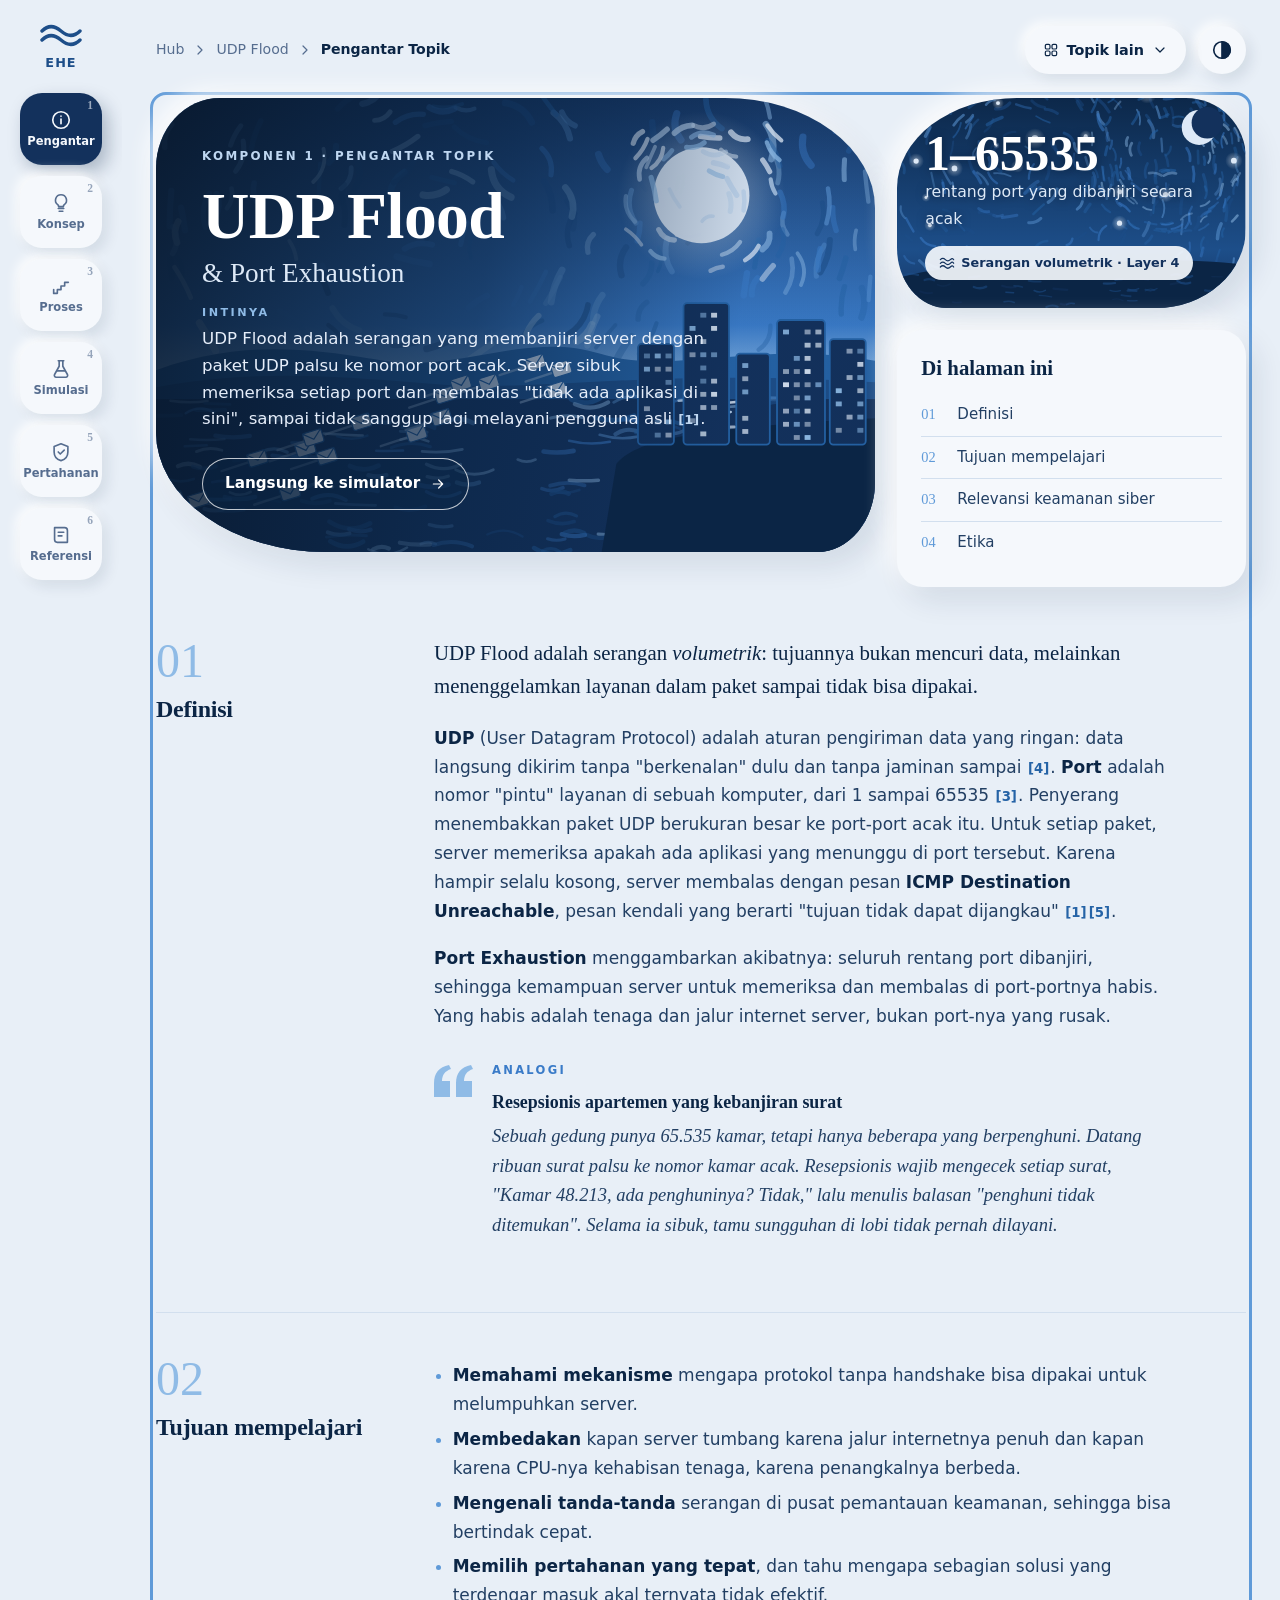
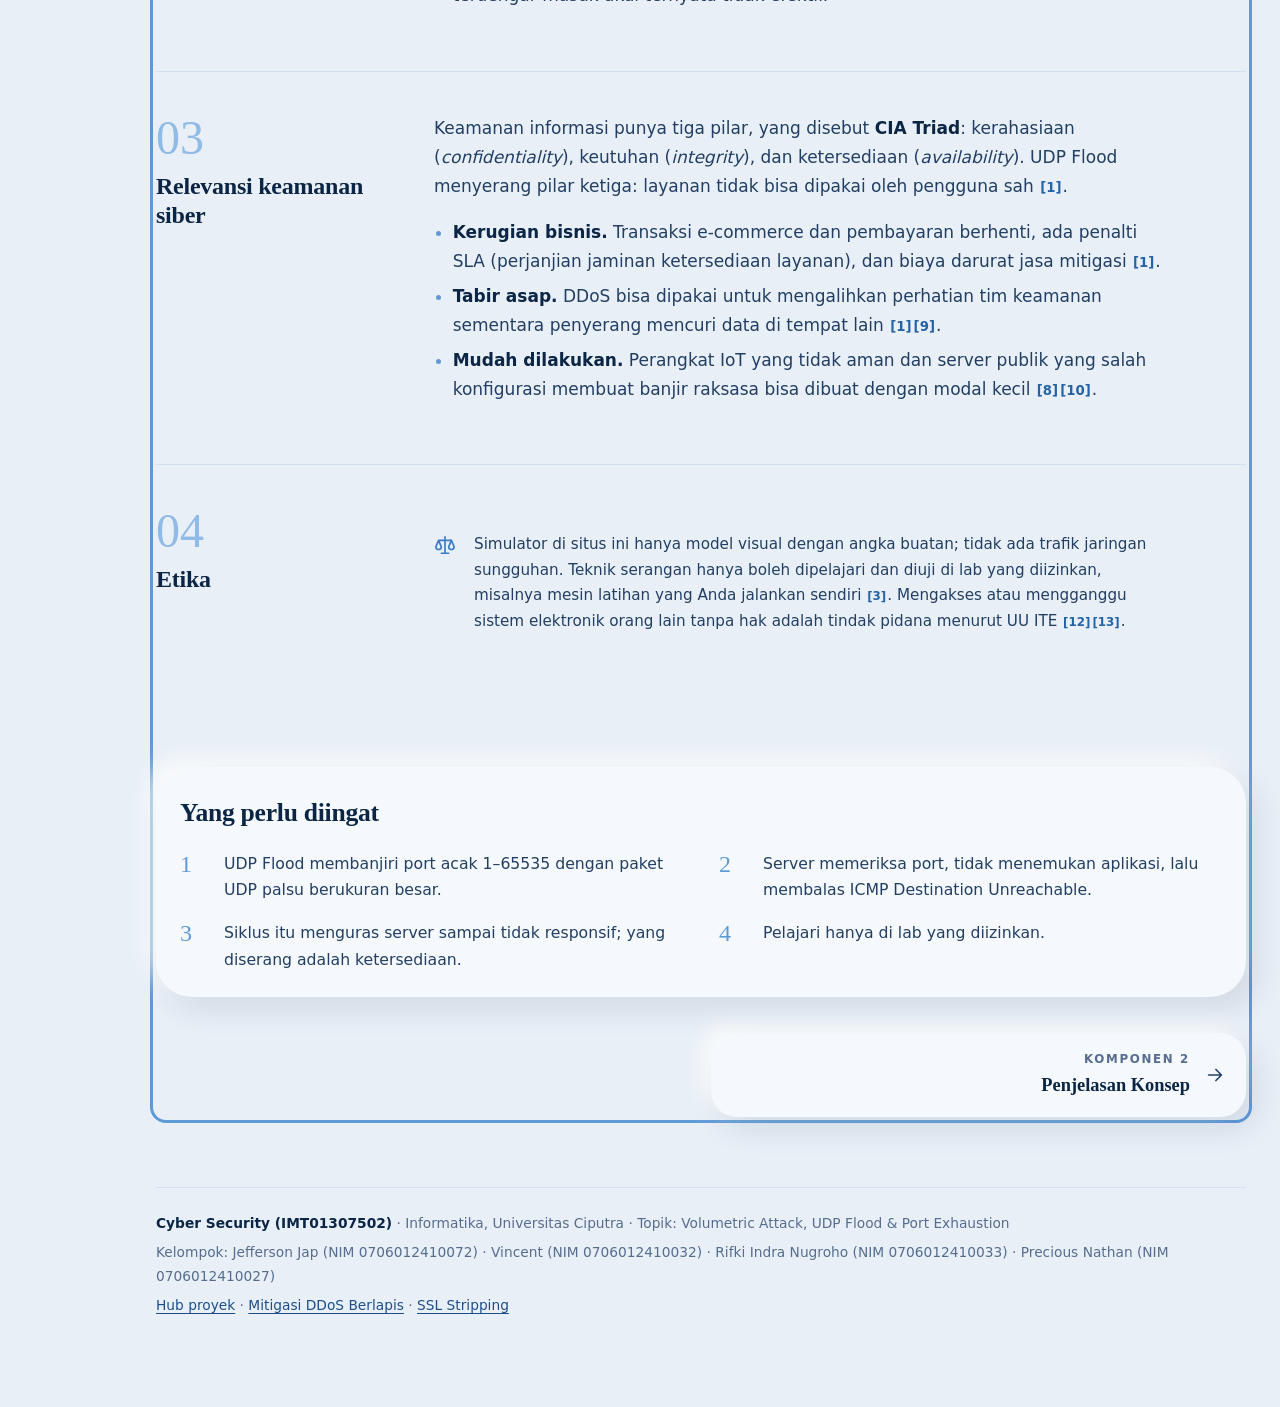
<file: udp-flood/index.html>
<!DOCTYPE html>
<html lang="id">
<head>
<meta charset="utf-8">
<meta name="viewport" content="width=device-width, initial-scale=1">
<title>UDP Flood &amp; Port Exhaustion · Simulator EHE</title>
<meta name="description" content="Website pembelajaran interaktif dan simulator UDP Flood &amp; Port Exhaustion: konsep, proses bertahap, simulasi serangan volumetrik, penanggulangan, dan referensi.">
<meta name="color-scheme" content="light dark">
<link rel="icon" href="data:image/svg+xml,%3Csvg xmlns='http://www.w3.org/2000/svg' viewBox='0 0 32 32'%3E%3Crect width='32' height='32' rx='9' fill='%2313315c'/%3E%3Cpath d='M6 13c3-3 6-3 10 0s7 3 10 0M6 20c3-3 6-3 10 0s7 3 10 0' stroke='%23bfd7f1' stroke-width='2.6' fill='none' stroke-linecap='round'/%3E%3C/svg%3E">
<link rel="stylesheet" href="../assets/ehe.css">
</head>
<body data-site="Simulator UDP Flood">
<a class="skip" href="#main">Lompat ke konten</a>
<div id="progress" aria-hidden="true"></div>
<div class="app">
  <aside class="side" aria-label="Navigasi komponen">
    <a class="logo" href="../index.html" aria-label="Kembali ke hub proyek"><svg viewBox="0 0 44 30" aria-hidden="true"><path d="M3 11c6-6 12-6 19 0s13 6 19 0M3 20c6-6 12-6 19 0s13 6 19 0" fill="none" stroke="currentColor" stroke-width="3.4" stroke-linecap="round"/></svg>EHE</a>
    <a class="navbtn" href="#pengantar" data-nav="pengantar"><span class="no">1</span><svg class="ic"><use href="#i-intro"/></svg>Pengantar</a>
    <a class="navbtn" href="#konsep" data-nav="konsep"><span class="no">2</span><svg class="ic"><use href="#i-concept"/></svg>Konsep</a>
    <a class="navbtn" href="#proses" data-nav="proses"><span class="no">3</span><svg class="ic"><use href="#i-steps"/></svg>Proses</a>
    <a class="navbtn" href="#simulasi" data-nav="simulasi"><span class="no">4</span><svg class="ic"><use href="#i-sim"/></svg>Simulasi</a>
    <a class="navbtn" href="#pertahanan" data-nav="pertahanan"><span class="no">5</span><svg class="ic"><use href="#i-shield"/></svg>Pertahanan</a>
    <a class="navbtn" href="#referensi" data-nav="referensi"><span class="no">6</span><svg class="ic"><use href="#i-refs"/></svg>Referensi</a>
  </aside>
  <div class="content">
    <div class="topbar">
      <div class="crumb"><a href="../index.html">Hub</a><svg class="ic sm"><use href="#i-chev"/></svg><span>UDP Flood</span><svg class="ic sm"><use href="#i-chev"/></svg><b id="crumbHere"></b></div>
      <div class="bar-right">
        <details class="menu"><summary><svg class="ic sm"><use href="#i-grid"/></svg>Topik lain<svg class="ic sm"><use href="#i-down"/></svg></summary>
          <div class="drop">
            <a href="../index.html"><svg class="ic"><use href="#i-home"/></svg><span><b>Hub proyek</b>Semua topik dan anggota</span></a>
            <a href="../mitigasi-ddos-berlapis/index.html"><svg class="ic"><use href="#i-layers"/></svg><span><b>Mitigasi DDoS Berlapis</b>Simulator pertahanan</span></a>
            <a href="../ssl-stripping/index.html"><svg class="ic"><use href="#i-unlock"/></svg><span><b>SSL Stripping</b>Simulator MitM</span></a>
          </div></details>
        <button class="roundbtn" id="themeBtn" aria-label="Ganti mode terang atau gelap"><svg class="ic"><use href="#i-contrast"/></svg></button>
      </div>
    </div>
    <main id="main" tabindex="-1">

<!-- ================= 1. PENGANTAR ================= -->
<section class="page" data-page="pengantar" data-title="Pengantar Topik" aria-labelledby="h1-1">
  <div class="bento">
    <div class="s8"><header class="hero">
      <svg class="scene" viewBox="0 0 600 400" preserveAspectRatio="xMidYMid slice" aria-hidden="true"><use href="#sc-flood" width="600" height="400"/></svg>
      <div class="hero-in">
        <span class="eyebrow">Komponen 1 · Pengantar Topik</span>
        <h1 id="h1-1">UDP Flood</h1>
        <div class="sub">&amp; Port Exhaustion</div>
        <span class="k">Intinya</span>
        <p class="lead">UDP Flood adalah serangan yang membanjiri server dengan paket UDP palsu ke nomor port acak. Server sibuk memeriksa setiap port dan membalas "tidak ada aplikasi di sini", sampai tidak sanggup lagi melayani pengguna asli <a class="cite" href="#ref-1">[1]</a>.</p>
        <a class="pill" href="#simulasi">Langsung ke simulator <svg class="ic sm"><use href="#i-arrow"/></svg></a>
      </div></header></div>
    <div class="s4 stack">
      <div class="tile stat"><svg class="scene" viewBox="0 0 600 400" preserveAspectRatio="xMidYMid slice" aria-hidden="true"><use href="#sc-night" width="600" height="400"/></svg>
        <span class="big">1–65535</span><span class="lbl">rentang port yang dibanjiri secara acak</span><span class="chipw"><svg class="ic sm"><use href="#i-wave"/></svg>Serangan volumetrik · Layer 4</span></div>
      <nav class="tile" aria-label="Isi halaman"><h3 class="th">Di halaman ini</h3><ol class="toc">
        <li><a href="#p1-def">Definisi</a></li><li><a href="#p1-tujuan">Tujuan mempelajari</a></li><li><a href="#p1-relevansi">Relevansi keamanan siber</a></li><li><a href="#p1-etika">Etika</a></li></ol></nav>
    </div>
  </div>
  <div class="article">
    <div class="chapter" id="p1-def"><div class="chead"><span class="no">01</span><h2>Definisi</h2></div><div class="body">
      <p class="lede">UDP Flood adalah serangan <em>volumetrik</em>: tujuannya bukan mencuri data, melainkan menenggelamkan layanan dalam paket sampai tidak bisa dipakai.</p>
      <p><strong>UDP</strong> (User Datagram Protocol) adalah aturan pengiriman data yang ringan: data langsung dikirim tanpa "berkenalan" dulu dan tanpa jaminan sampai <a class="cite" href="#ref-4">[4]</a>. <strong>Port</strong> adalah nomor "pintu" layanan di sebuah komputer, dari 1 sampai 65535 <a class="cite" href="#ref-3">[3]</a>. Penyerang menembakkan paket UDP berukuran besar ke port-port acak itu. Untuk setiap paket, server memeriksa apakah ada aplikasi yang menunggu di port tersebut. Karena hampir selalu kosong, server membalas dengan pesan <strong>ICMP Destination Unreachable</strong>, pesan kendali yang berarti "tujuan tidak dapat dijangkau" <a class="cite" href="#ref-1">[1]</a><a class="cite" href="#ref-5">[5]</a>.</p>
      <p><strong>Port Exhaustion</strong> menggambarkan akibatnya: seluruh rentang port dibanjiri, sehingga kemampuan server untuk memeriksa dan membalas di port-portnya habis. Yang habis adalah tenaga dan jalur internet server, bukan port-nya yang rusak.</p>
      <figure class="analogy"><span class="k">Analogi</span><span class="t">Resepsionis apartemen yang kebanjiran surat</span><p>Sebuah gedung punya 65.535 kamar, tetapi hanya beberapa yang berpenghuni. Datang ribuan surat palsu ke nomor kamar acak. Resepsionis wajib mengecek setiap surat, "Kamar 48.213, ada penghuninya? Tidak," lalu menulis balasan "penghuni tidak ditemukan". Selama ia sibuk, tamu sungguhan di lobi tidak pernah dilayani.</p></figure>
    </div></div>
    <div class="chapter" id="p1-tujuan"><div class="chead"><span class="no">02</span><h2>Tujuan mempelajari</h2></div><div class="body">
      <ul class="clean">
        <li><strong>Memahami mekanisme</strong> mengapa protokol tanpa handshake bisa dipakai untuk melumpuhkan server.</li>
        <li><strong>Membedakan</strong> kapan server tumbang karena jalur internetnya penuh dan kapan karena CPU-nya kehabisan tenaga, karena penangkalnya berbeda.</li>
        <li><strong>Mengenali tanda-tanda</strong> serangan di pusat pemantauan keamanan, sehingga bisa bertindak cepat.</li>
        <li><strong>Memilih pertahanan yang tepat</strong>, dan tahu mengapa sebagian solusi yang terdengar masuk akal ternyata tidak efektif.</li>
      </ul>
    </div></div>
    <div class="chapter" id="p1-relevansi"><div class="chead"><span class="no">03</span><h2>Relevansi keamanan siber</h2></div><div class="body">
      <p>Keamanan informasi punya tiga pilar, yang disebut <strong>CIA Triad</strong>: kerahasiaan (<em>confidentiality</em>), keutuhan (<em>integrity</em>), dan ketersediaan (<em>availability</em>). UDP Flood menyerang pilar ketiga: layanan tidak bisa dipakai oleh pengguna sah <a class="cite" href="#ref-1">[1]</a>.</p>
      <ul class="clean">
        <li><strong>Kerugian bisnis.</strong> Transaksi e-commerce dan pembayaran berhenti, ada penalti SLA (perjanjian jaminan ketersediaan layanan), dan biaya darurat jasa mitigasi <a class="cite" href="#ref-1">[1]</a>.</li>
        <li><strong>Tabir asap.</strong> DDoS bisa dipakai untuk mengalihkan perhatian tim keamanan sementara penyerang mencuri data di tempat lain <a class="cite" href="#ref-1">[1]</a><a class="cite" href="#ref-9">[9]</a>.</li>
        <li><strong>Mudah dilakukan.</strong> Perangkat IoT yang tidak aman dan server publik yang salah konfigurasi membuat banjir raksasa bisa dibuat dengan modal kecil <a class="cite" href="#ref-8">[8]</a><a class="cite" href="#ref-10">[10]</a>.</li>
      </ul>
    </div></div>
    <div class="chapter" id="p1-etika"><div class="chead"><span class="no">04</span><h2>Etika</h2></div><div class="body">
      <div class="ethics"><svg class="ic"><use href="#i-scale"/></svg><p>Simulator di situs ini hanya model visual dengan angka buatan; tidak ada trafik jaringan sungguhan. Teknik serangan hanya boleh dipelajari dan diuji di lab yang diizinkan, misalnya mesin latihan yang Anda jalankan sendiri <a class="cite" href="#ref-3">[3]</a>. Mengakses atau mengganggu sistem elektronik orang lain tanpa hak adalah tindak pidana menurut UU ITE <a class="cite" href="#ref-12">[12]</a><a class="cite" href="#ref-13">[13]</a>.</p></div>
    </div></div>
  </div>
  <div class="tile remember"><h2>Yang perlu diingat</h2><ol>
    <li>UDP Flood membanjiri port acak 1–65535 dengan paket UDP palsu berukuran besar.</li>
    <li>Server memeriksa port, tidak menemukan aplikasi, lalu membalas ICMP Destination Unreachable.</li>
    <li>Siklus itu menguras server sampai tidak responsif; yang diserang adalah ketersediaan.</li>
    <li>Pelajari hanya di lab yang diizinkan.</li></ol></div>
  <nav class="pager" aria-label="Komponen berikutnya"><a class="nx" href="#konsep"><span><small>Komponen 2</small><b>Penjelasan Konsep</b></span><svg class="ic"><use href="#i-arrow"/></svg></a></nav>
</section>

<!-- ================= 2. KONSEP ================= -->
<section class="page" data-page="konsep" data-title="Penjelasan Konsep" aria-labelledby="h1-2">
  <div class="bento">
    <div class="s8"><header class="hero compact">
      <svg class="scene" viewBox="0 0 600 400" preserveAspectRatio="xMidYMid slice" aria-hidden="true"><use href="#sc-globe" width="600" height="400"/></svg>
      <div class="hero-in"><span class="eyebrow">Komponen 2 · Penjelasan Konsep</span><h1 id="h1-2">Cara kerjanya</h1>
        <span class="k">Intinya</span>
        <p class="lead">UDP tidak punya proses kenalan, jadi server harus memproses setiap paket yang datang. Botnet, alamat palsu, dan amplifikasi membuat jumlah paket itu jauh melebihi kemampuan server.</p></div></header></div>
    <div class="s4 stack"><nav class="tile" aria-label="Isi halaman"><h3 class="th">Di halaman ini</h3><ol class="toc">
      <li><a href="#k-cara">Mengapa UDP rentan</a></li><li><a href="#k-komponen">Komponen &amp; teknologi</a></li><li><a href="#k-amplifikasi">Refleksi &amp; amplifikasi</a></li><li><a href="#k-kasus">Contoh kasus: Mirai</a></li><li><a href="#k-risiko">Ancaman terkait</a></li></ol></nav></div>
  </div>
  <div class="article">
    <div class="chapter" id="k-cara"><div class="chead"><span class="no">01</span><h2>Mengapa UDP rentan</h2></div><div class="body">
      <p>UDP bersifat <strong>connectionless</strong> (tidak membangun sambungan lebih dulu) dan <strong>tidak memiliki otentikasi handshake</strong> <a class="cite" href="#ref-1">[1]</a>. Standarnya sendiri menyebut UDP sebagai mekanisme minimal yang tidak menjamin pengiriman maupun perlindungan duplikasi <a class="cite" href="#ref-4">[4]</a>. Bandingkan dengan TCP, yang wajib berkenalan tiga langkah:</p>
      <div class="vsgrid">
        <div class="tile"><h4>TCP · kenalan dulu</h4>
          <svg viewBox="0 0 300 190" role="img" aria-label="TCP: klien mengirim SYN, server membalas SYN/ACK, klien membalas ACK, lalu data dikirim."><g font-family="system-ui,sans-serif" font-size="11.5">
            <text x="40" y="16" text-anchor="middle" font-weight="700" fill="var(--ink)">Klien</text><text x="260" y="16" text-anchor="middle" font-weight="700" fill="var(--ink)">Server</text>
            <line x1="40" y1="24" x2="40" y2="186" stroke="var(--line)" stroke-width="2"/><line x1="260" y1="24" x2="260" y2="186" stroke="var(--line)" stroke-width="2"/>
            <g stroke="var(--b400)" stroke-width="2" fill="var(--b400)"><line x1="44" y1="44" x2="250" y2="56"/><path d="M252 56l-9-5v10z" stroke="none"/><line x1="256" y1="82" x2="50" y2="94"/><path d="M48 94l9-5v10z" stroke="none"/><line x1="44" y1="120" x2="250" y2="132"/><path d="M252 132l-9-5v10z" stroke="none"/></g>
            <g fill="var(--text)" text-anchor="middle"><text x="150" y="43">1 · SYN "Boleh bicara?"</text><text x="150" y="81">2 · SYN/ACK "Boleh, siapa ini?"</text><text x="150" y="119">3 · ACK "Oke, mulai."</text></g>
            <line x1="44" y1="166" x2="250" y2="174" stroke="var(--b700)" stroke-width="3.5" class="flowline"/><path d="M252 174l-9-5v10z" fill="var(--b700)"/><text x="150" y="160" text-anchor="middle" font-weight="700" fill="var(--ink)">Data dikirim</text></g></svg>
          <p>Server baru melayani setelah ada balasan yang membuktikan pengirimnya ada <a class="cite" href="#ref-1">[1]</a>.</p></div>
        <div class="tile"><h4>UDP · langsung kirim</h4>
          <svg viewBox="0 0 300 190" role="img" aria-label="UDP: pengirim langsung menembakkan banyak paket ke berbagai port server tanpa perkenalan."><g font-family="system-ui,sans-serif" font-size="11.5">
            <text x="40" y="16" text-anchor="middle" font-weight="700" fill="var(--ink)">Pengirim</text><text x="260" y="16" text-anchor="middle" font-weight="700" fill="var(--ink)">Server</text>
            <line x1="40" y1="24" x2="40" y2="186" stroke="var(--line)" stroke-width="2"/><line x1="260" y1="24" x2="260" y2="186" stroke="var(--line)" stroke-width="2"/>
            <g stroke="var(--b700)" stroke-width="3.5" fill="var(--b700)"><line x1="44" y1="48" x2="250" y2="54" class="flowline"/><path d="M252 54l-9-5v10z" stroke="none"/><line x1="44" y1="84" x2="250" y2="90" class="flowline"/><path d="M252 90l-9-5v10z" stroke="none"/><line x1="44" y1="120" x2="250" y2="126" class="flowline"/><path d="M252 126l-9-5v10z" stroke="none"/><line x1="44" y1="156" x2="250" y2="162" class="flowline"/><path d="M252 162l-9-5v10z" stroke="none"/></g>
            <g fill="var(--text)" text-anchor="middle"><text x="150" y="42">data → port 53</text><text x="150" y="78">data → port 4.712</text><text x="150" y="114">data → port 61.009</text><text x="150" y="150">data → port 27.330</text></g></g></svg>
          <p>Tidak ada salam dan tidak ada pemeriksaan pengirim. Setiap paket wajib diproses <a class="cite" href="#ref-4">[4]</a>.</p></div>
      </div>
      <div class="note"><svg class="ic"><use href="#i-alert"/></svg><p><span class="k">Salah kaprah: "UDP itu protokol yang buruk."</span> Tidak. UDP sengaja dibuat ringan dan sangat berguna untuk DNS (port 53), NTP (123), SNMP (161), atau panggilan video <a class="cite" href="#ref-3">[3]</a>. Masalahnya ada pada tidak adanya pemeriksaan pengirim, yang dimanfaatkan penyerang.</p></div>
    </div></div>
    <div class="chapter" id="k-komponen"><div class="chead"><span class="no">02</span><h2>Komponen &amp; teknologi</h2></div><div class="body">
      <div class="defs">
        <div><h4>Paket UDP buatan</h4><p>Paket berukuran besar yang isinya tidak berguna, dikirim ke port acak 1–65535 <a class="cite" href="#ref-1">[1]</a>.</p></div>
        <div><h4>Port dan kernel server</h4><p>Sistem operasi memeriksa apakah ada program yang "mendengarkan" di port tujuan. Pemeriksaan ini terjadi untuk setiap paket <a class="cite" href="#ref-7">[7]</a>.</p></div>
        <div><h4>ICMP Destination Unreachable</h4><p>Pesan ICMP tipe 3; kode 3 berarti <em>port unreachable</em>, dikirim host saat tidak ada aplikasi di port itu <a class="cite" href="#ref-5">[5]</a>.</p></div>
        <div><h4>Bandwidth</h4><p>Lebar "pipa" koneksi internet, diukur dalam Gbps (gigabit per detik) atau Tbps. Serangan volumetrik berusaha memenuhinya <a class="cite" href="#ref-1">[1]</a>.</p></div>
        <div><h4>Botnet dan C2</h4><p><strong>Botnet</strong> adalah ribuan perangkat terinfeksi yang dikendalikan dari jauh. <strong>Botmaster</strong> memberi perintah lewat server <strong>C2</strong> (Command &amp; Control) berbasis HTTP, IRC, atau P2P kepada pasukan zombie <a class="cite" href="#ref-1">[1]</a>.</p></div>
        <div><h4>IP spoofing</h4><p>Memalsukan kolom alamat pengirim di kepala paket, untuk menyembunyikan identitas atau mengarahkan balasan ke korban <a class="cite" href="#ref-2">[2]</a>.</p></div>
      </div>
      <figure class="analogy"><span class="k">Analogi</span><span class="t">Alamat pengirim palsu di amplop</span><p>Siapa pun bisa menulis alamat pengirim sembarangan di belakang amplop. Kantor pos tidak memeriksanya, dan balasan akan dikirim ke alamat palsu itu, bukan ke si pengirim asli.</p></figure>
    </div></div>
    <div class="chapter" id="k-amplifikasi"><div class="chead"><span class="no">03</span><h2>Refleksi &amp; amplifikasi</h2></div><div class="body">
      <p><strong>Refleksi:</strong> penyerang tidak mengirim paket langsung ke korban. Ia mengirim permintaan ke server publik (<em>reflector</em>) dengan alamat pengirim dipalsukan menjadi alamat korban <a class="cite" href="#ref-1">[1]</a>. <strong>Amplifikasi:</strong> permintaannya kecil, tetapi balasannya raksasa. Dengan cara ini, bandwidth penyerang sebesar 10 Mbps bisa menjadi banjir 500 Mbps ke korban <a class="cite" href="#ref-1">[1]</a>.</p>
      <figure class="analogy"><span class="k">Analogi</span><span class="t">Kartu pos "kirimi saya katalog lengkap"</span><p>Penyerang mengirim kartu pos kecil ke ribuan toko berisi permintaan katalog, tetapi alamat pengirimnya ditulis alamat rumah korban. Rumah korban tertimbun katalog tebal, padahal penyerang hanya membayar ongkos kartu pos.</p></figure>
      <div class="tbl"><table>
        <thead><tr><th>Layanan</th><th>Cara disalahgunakan</th><th>Faktor (materi kuliah)</th><th>BAF menurut CISA</th></tr></thead>
        <tbody>
          <tr><td><strong>DNS</strong> · UDP 53</td><td>Query <code>ANY</code>/<code>TXT</code> dengan EDNS0 ke resolver terbuka: ±60–64 byte menjadi 3.000+ byte <a class="cite" href="#ref-1">[1]</a></td><td class="em">±50×</td><td>28–54×</td></tr>
          <tr><td><strong>NTP</strong> · UDP 123</td><td>Perintah <code>monlist</code> mengembalikan daftar 600 IP terakhir yang menghubungi server <a class="cite" href="#ref-1">[1]</a></td><td class="em">±200×</td><td>556,9×</td></tr>
          <tr><td><strong>Memcached</strong> · UDP 11211</td><td>Server cache publik membalas berukuran megabyte dari permintaan beberapa byte <a class="cite" href="#ref-1">[1]</a></td><td class="em">hingga 50.000×</td><td>10.000–51.000×</td></tr>
        </tbody></table></div>
      <p class="muted small">BAF (Bandwidth Amplification Factor) adalah perbandingan ukuran balasan terhadap ukuran permintaan. Angkanya berbeda antarsumber karena bergantung pada konfigurasi server dan cara pengukuran; simulator di situs ini memakai angka materi kuliah <a class="cite" href="#ref-1">[1]</a><a class="cite" href="#ref-8">[8]</a>.</p>
    </div></div>
    <div class="chapter" id="k-kasus"><div class="chead"><span class="no">04</span><h2>Contoh kasus: Mirai</h2></div><div class="body">
      <p class="lede">Mirai mengubah kamera IP dan router rumahan menjadi pasukan DDoS.</p>
      <p>Mirai memindai alamat IP publik di port Telnet (23 dan 2323) dan mencoba kamus berisi 60 kombinasi <em>password</em> bawaan pabrik. Perangkat IoT yang tidak pernah diganti password-nya langsung terinfeksi dan menjadi "tentara" DDoS <a class="cite" href="#ref-1">[1]</a>. Studi retrospektif tujuh bulan yang dipresentasikan di USENIX Security 2017 mencatat pertumbuhan Mirai hingga puncak sekitar 600 ribu infeksi <a class="cite" href="#ref-10">[10]</a>.</p>
      <p>Botnet modern juga memakai <strong>DGA</strong> (Domain Generation Algorithm): ribuan nama domain C2 dibuat acak setiap hari berdasarkan tanggal sistem, sehingga pusat kendalinya sulit dimatikan <a class="cite" href="#ref-1">[1]</a>.</p>
      <div class="note"><svg class="ic"><use href="#i-shield"/></svg><p><span class="k">Pelajaran.</span> Ganti password bawaan router, kamera CCTV, dan perangkat pintar. Perangkat dengan password pabrik adalah bahan baku botnet.</p></div>
    </div></div>
    <div class="chapter" id="k-risiko"><div class="chead"><span class="no">05</span><h2>Ancaman terkait</h2></div><div class="body">
      <p>Serangan DoS terbagi dua keluarga. <strong>Bandwidth Saturation</strong> menjenuhkan pipa data; contohnya ICMP Flood, UDP Flood, dan DNS Amplification. <strong>Resource Exhaustion</strong> menguras RAM dan CPU dengan cara yang lebih "cerdik", misalnya SYN Flood dan Slowloris <a class="cite" href="#ref-1">[1]</a>.</p>
      <div class="tbl"><table>
        <thead><tr><th>Serangan</th><th>Layer</th><th>Cara kerja</th><th>Yang dihabiskan</th><th>Satuan</th></tr></thead>
        <tbody>
          <tr class="hl"><td>UDP Flood</td><td>4</td><td>Paket UDP besar ke port acak, dibalas ICMP Destination Unreachable</td><td>Bandwidth, CPU</td><td>Gbps / Tbps</td></tr>
          <tr><td>ICMP Flood</td><td>3</td><td>Banjir ICMP Echo Request besar; server dipaksa membalas Echo Reply</td><td>Bandwidth, CPU</td><td>Gbps / Tbps</td></tr>
          <tr><td>Smurf</td><td>3</td><td>Ping ke alamat broadcast dengan IP korban dipalsukan; semua host membalas ke korban</td><td>Bandwidth korban</td><td>Gbps</td></tr>
          <tr><td>SYN Flood</td><td>4</td><td>Ribuan SYN palsu; antrean koneksi setengah terbuka penuh</td><td>RAM tabel koneksi</td><td>Paket/detik</td></tr>
        </tbody></table></div>
      <p class="muted small">Sumber tabel: <a class="cite" href="#ref-1">[1]</a>. Sebagai pembanding, CISA mendaftar gejala umum DoS: jaringan sangat lambat, situs tertentu tidak bisa diakses, atau tidak bisa mengakses situs apa pun <a class="cite" href="#ref-9">[9]</a>.</p>
    </div></div>
  </div>
  <div class="tile remember"><h2>Yang perlu diingat</h2><ol>
    <li>UDP connectionless dan tanpa handshake, sehingga server tidak bisa menolak paket sebelum memprosesnya.</li>
    <li>Trafik datang dari botnet seperti Mirai, sering dengan alamat pengirim palsu.</li>
    <li>Amplifikasi melipatgandakan banjir: DNS ±50×, NTP ±200×, Memcached hingga 50.000×.</li>
    <li>UDP Flood termasuk Bandwidth Saturation, diukur dalam Gbps atau Tbps.</li></ol></div>
  <nav class="pager" aria-label="Komponen sebelum dan sesudah"><a href="#pengantar"><svg class="ic"><use href="#i-chevl"/></svg><span><small>Komponen 1</small><b>Pengantar Topik</b></span></a><a class="nx" href="#proses"><span><small>Komponen 3</small><b>Proses Bertahap</b></span><svg class="ic"><use href="#i-arrow"/></svg></a></nav>
</section>

<!-- ================= 3. PROSES ================= -->
<section class="page" data-page="proses" data-title="Proses Bertahap" aria-labelledby="h1-3">
  <div class="bento">
    <div class="s8"><header class="hero compact">
      <svg class="scene" viewBox="0 0 600 400" preserveAspectRatio="xMidYMid slice" aria-hidden="true"><use href="#sc-night" width="600" height="400"/></svg>
      <div class="hero-in"><span class="eyebrow">Komponen 3 · Proses Bertahap</span><h1 id="h1-3">Dari bot sampai server tumbang</h1>
        <span class="k">Intinya</span>
        <p class="lead">Serangan berjalan dalam tujuh tahap, dari merekrut perangkat zombie sampai server tidak responsif. Pembela punya kesempatan mendeteksi di tahap-tahap akhir.</p></div></header></div>
    <div class="s4 stack"><div class="tile stat"><svg class="scene" viewBox="0 0 600 400" preserveAspectRatio="xMidYMid slice" aria-hidden="true"><use href="#sc-flood" width="600" height="400"/></svg><span class="big">7 tahap</span><span class="lbl">serangan, lalu deteksi oleh pembela</span></div></div>
  </div>
  <div class="article">
    <div class="chapter" id="pr-alur"><div class="chead"><span class="no">01</span><h2>Alur serangan</h2><p>Diagram ringkas dari kiri ke kanan.</p></div><div class="body wide">
      <div class="seqwrap"><svg viewBox="0 0 900 210" role="img" aria-label="Alur: botmaster memberi perintah ke server C2, C2 menggerakkan bot, bot mengirim paket (langsung atau lewat reflector) melalui pipa ISP ke server korban, server membalas ICMP Destination Unreachable." style="min-width:700px">
        <g font-family="system-ui,sans-serif" font-size="12.5" text-anchor="middle">
          <g fill="var(--surface)" stroke="var(--b300)" stroke-width="1.5"><rect x="10" y="70" width="110" height="60" rx="20"/><rect x="150" y="70" width="110" height="60" rx="20"/><rect x="290" y="40" width="120" height="120" rx="24"/><rect x="440" y="70" width="120" height="60" rx="20"/></g>
          <rect x="590" y="78" width="150" height="44" rx="22" fill="var(--b100)" stroke="var(--b400)"/>
          <rect x="770" y="40" width="120" height="120" rx="24" fill="var(--primary)"/>
          <g fill="var(--ink)" font-weight="700"><text x="65" y="96">Botmaster</text><text x="205" y="96">Server C2</text><text x="350" y="92">Pasukan bot</text><text x="500" y="96">Reflector</text><text x="665" y="104">Pipa ISP</text></g>
          <g fill="var(--muted)" font-size="11"><text x="65" y="114">memberi perintah</text><text x="205" y="114">HTTP / IRC / P2P</text><text x="350" y="112">ribuan IoT</text><text x="350" y="128">alamat palsu</text><text x="500" y="114">opsional</text></g>
          <text x="830" y="94" fill="var(--on-primary)" font-weight="700">Server korban</text><text x="830" y="112" fill="var(--on-primary)" font-size="11" opacity=".85">port 1–65535</text>
          <g stroke="var(--b600)" stroke-width="2.5" fill="none"><path d="M120 100h26M260 100h26M410 100h26M560 100h26M740 100h26" class="flowline"/></g>
          <path d="M830 160c0 30-60 40-180 40S420 190 380 166" fill="none" stroke="var(--b400)" stroke-width="2" stroke-dasharray="5 6"/>
          <text x="610" y="196" fill="var(--muted)" font-size="11">ICMP Destination Unreachable ke alamat (palsu) pengirim</text>
        </g></svg></div>
      <p class="hint">Geser diagram ke samping untuk melihat seluruhnya.</p>
    </div></div>
    <div class="chapter" id="pr-tahap"><div class="chead"><span class="no">02</span><h2>Tahap demi tahap</h2></div><div class="body">
      <ol class="process">
        <li><div><b>Merekrut pasukan.</b>Perangkat IoT dengan password bawaan diinfeksi dan bergabung ke botnet, seperti cara kerja Mirai <a class="cite" href="#ref-1">[1]</a><a class="cite" href="#ref-10">[10]</a>.</div></li>
        <li><div><b>Menyiapkan penyamaran.</b>Alamat pengirim dipalsukan (IP spoofing), atau dipilih server publik yang bisa memantulkan balasan besar (reflector) <a class="cite" href="#ref-1">[1]</a><a class="cite" href="#ref-2">[2]</a>.</div></li>
        <li><div><b>Perintah dilepaskan lewat C2.</b>Botmaster memerintahkan semua bot menyerang serentak <a class="cite" href="#ref-1">[1]</a>.</div></li>
        <li><div><b>Banjir ke port acak.</b>Paket UDP buatan berukuran besar ditembakkan ke port acak 1–65535 milik korban <a class="cite" href="#ref-1">[1]</a>.</div></li>
        <li><div><b>Server memeriksa port.</b>Untuk setiap paket, server mencari aplikasi yang mendengarkan di port tujuan <a class="cite" href="#ref-1">[1]</a><a class="cite" href="#ref-7">[7]</a>.</div></li>
        <li><div><b>Balasan ICMP Destination Unreachable.</b>Karena tidak ada aplikasi aktif, server membuat dan mengirim balasan "port unreachable" untuk setiap paket <a class="cite" href="#ref-1">[1]</a><a class="cite" href="#ref-5">[5]</a>.</div></li>
        <li><div><b>Jenuh dan tumbang.</b>Siklus periksa-dan-balas menguras sistem, atau pipa internet penuh lebih dulu. Server menjadi tidak responsif bagi pengguna asli <a class="cite" href="#ref-1">[1]</a>.</div></li>
      </ol>
    </div></div>
    <div class="chapter" id="pr-deteksi"><div class="chead"><span class="no">03</span><h2>Sisi pembela: deteksi</h2></div><div class="body">
      <p>Tim pemantau keamanan (<strong>SOC</strong>, Security Operations Center) mencari tiga indikator: lonjakan CPU di atas 95%, lonjakan PPS (paket per detik) atau RPS (permintaan per detik) yang tidak wajar, dan dominasi jawaban HTTP 503 "Service Unavailable" <a class="cite" href="#ref-1">[1]</a>. Khusus UDP Flood, tandanya juga berupa paket UDP masuk ke banyak port berbeda dan lonjakan ICMP Destination Unreachable keluar.</p>
      <div class="code" role="group" aria-label="Perintah deteksi netstat dengan penjelasan per baris">
        <div class="hd"><span>Terminal Linux · deteksi (hanya membaca)</span></div>
        <div class="row"><pre><span class="c"># Hitung koneksi SYN_RECV yang menggantung</span>
netstat -an | grep SYN_RECV | wc -l</pre><div class="ex"><code>netstat -an</code> menampilkan semua koneksi, <code>grep</code> menyaring yang setengah terbuka, <code>wc -l</code> menghitungnya. Lebih dari <b>100</b> adalah indikasi awal SYN Flood <a class="cite" href="#ref-1">[1]</a>.</div></div>
        <div class="row"><pre><span class="c"># Alamat IP dengan koneksi terbanyak</span>
netstat -ntu | awk '{print $5}' | cut -d: -f1 | \
sort | uniq -c | sort -n</pre><div class="ex">Ambil kolom alamat lawan, buang nomor port, lalu hitung kemunculan tiap IP. Angka terbesar ada di paling bawah <a class="cite" href="#ref-1">[1]</a>.</div></div>
      </div>
      <div class="note"><svg class="ic"><use href="#i-alert"/></svg><p><span class="k">Catatan jujur.</span> UDP tidak punya "koneksi", jadi daftar <code>netstat</code> tidak banyak membantu untuk UDP Flood, dan pada serangan dengan alamat palsu, IP yang terlihat bukan pelaku sebenarnya. Untuk UDP Flood, pantau grafik PPS, bandwidth, dan CPU.</p></div>
    </div></div>
  </div>
  <div class="tile remember"><h2>Yang perlu diingat</h2><ol>
    <li>Rekrut bot, siapkan penyamaran, perintah lewat C2, banjiri port acak.</li>
    <li>Server memeriksa port lalu membalas ICMP untuk setiap paket.</li>
    <li>Server tumbang karena CPU habis, pipa penuh, atau keduanya.</li>
    <li>Deteksi lewat CPU &gt; 95%, lonjakan PPS/RPS, dan banyak HTTP 503.</li></ol></div>
  <nav class="pager" aria-label="Komponen sebelum dan sesudah"><a href="#konsep"><svg class="ic"><use href="#i-chevl"/></svg><span><small>Komponen 2</small><b>Penjelasan Konsep</b></span></a><a class="nx" href="#simulasi"><span><small>Komponen 4</small><b>Simulasi Interaktif</b></span><svg class="ic"><use href="#i-arrow"/></svg></a></nav>
</section>

<!-- ================= 4. SIMULASI ================= -->
<section class="page" data-page="simulasi" data-title="Simulasi Interaktif" aria-labelledby="h1-4">
  <div class="hello"><span class="eyebrow">Komponen 4 · Simulasi Interaktif</span><h1 id="h1-4">Simulator UDP Flood</h1>
    <p><strong>Intinya:</strong> pilih skenario, atur parameter, jalankan tahap demi tahap, lalu pilih penanggulangan dan bandingkan hasilnya. Semua angka adalah model buatan untuk belajar, bukan trafik sungguhan.</p></div>

  <div class="sim" id="sim1">
    <div class="sim-h"><h3>Laboratorium banjir paket</h3><small>Model visual di browser · tidak mengirim apa pun ke jaringan</small></div>

    <div class="sim-sec"><div class="lbl2"><span class="n">1</span>Pilih skenario</div>
      <div class="scen" role="group" aria-label="Skenario serangan">
        <button data-scen="normal" aria-pressed="false"><b>Hari normal</b><span>Tanpa serangan, sebagai pembanding</span></button>
        <button data-scen="direct" aria-pressed="true"><b>Botnet kecil, alamat asli</b><span>150 bot menembak langsung ke port acak</span></button>
        <button data-scen="spoof" aria-pressed="false"><b>Banjir alamat palsu</b><span>Ribuan bot dengan IP pengirim acak</span></button>
        <button data-scen="dns" aria-pressed="false"><b>Amplifikasi DNS</b><span>Resolver terbuka, ±50×</span></button>
        <button data-scen="ntp" aria-pressed="false"><b>Amplifikasi NTP</b><span>Perintah monlist, ±200×</span></button>
        <button data-scen="mem" aria-pressed="false"><b>Amplifikasi Memcached</b><span>UDP 11211, hingga 50.000×</span></button>
      </div></div>

    <div class="sim-sec"><div class="lbl2"><span class="n">2</span>Atur parameter</div>
      <div class="params">
        <label class="field">Jumlah bot<span class="row"><input type="range" data-p="bots" min="0" max="10000" step="10"><output></output></span></label>
        <label class="field">Paket per detik per bot<span class="row"><input type="range" data-p="ppb" min="0" max="5000" step="10"><output></output></span></label>
        <label class="field">Ukuran paket (byte)<span class="row"><input type="range" data-p="size" min="64" max="1500" step="8"><output></output></span><small data-sizehint>Untuk amplifikasi, ini ukuran permintaan ke reflector.</small></label>
        <label class="field">Bandwidth server (Gbps)<span class="row"><input type="range" data-p="bw" min="1" max="100" step="1"><output></output></span></label>
        <label class="field">Kapasitas CPU (ribu unit kerja/detik)<span class="row"><input type="range" data-p="cpu" min="100" max="3000" step="50"><output></output></span></label>
        <label class="field">Port tanpa layanan (%)<span class="row"><input type="range" data-p="closed" min="0" max="100" step="1"><output></output></span></label>
        <label class="field">Jenis amplifikasi<select data-p="kind"><option value="none">Tanpa amplifikasi</option><option value="dns">DNS · 50×</option><option value="ntp">NTP monlist · 200×</option><option value="mem">Memcached · 50.000×</option></select></label>
        <label class="field">Alamat pengirim<select data-p="spoof"><option value="0">Asli (alamat bot)</option><option value="1">Dipalsukan / dipantulkan</option></select></label>
      </div></div>

    <div class="sim-sec"><div class="lbl2"><span class="n">3</span>Jalankan simulasi</div>
      <div class="ctrl">
        <button class="ghost" data-act="prev"><svg class="ic sm"><use href="#i-chevl"/></svg>Sebelumnya</button>
        <button class="play" data-act="play" aria-label="Putar otomatis"><svg class="ic"><use href="#i-play"/></svg></button>
        <button class="ghost primary" data-act="next">Berikutnya<svg class="ic sm"><use href="#i-chev"/></svg></button>
        <span class="stepno" data-label></span>
        <button class="ghost" data-act="reset"><svg class="ic sm"><use href="#i-reset"/></svg>Reset</button>
      </div>
      <ol class="stages" data-stages><li>Persiapan</li><li>Bot mengirim paket</li><li>Server memeriksa port</li><li>Balasan ICMP</li><li>Dampak ke pengguna</li><li>Analisis</li></ol>
      <div class="stage-cap" aria-live="polite"><h4 data-st-title></h4><p data-st-text></p></div>
      <div style="margin-top:14px"><canvas role="img" aria-label="Visualisasi: bot di kiri mengirim paket melewati pipa ISP ke server di kanan yang memiliki pintu-pintu port. Server membalas dengan pesan ICMP. Isi pipa dan kepadatan paket mengikuti hasil perhitungan model."></canvas></div>
      <div class="legend" aria-hidden="true">
        <span><svg viewBox="0 0 14 14"><circle cx="7" cy="7" r="5" fill="var(--c-strong)"/></svg>Paket serangan</span>
        <span><svg viewBox="0 0 14 14"><circle cx="7" cy="7" r="4.5" fill="none" stroke="var(--c-mid)" stroke-width="2"/></svg>Balasan ICMP Destination Unreachable</span>
        <span><svg viewBox="0 0 14 14"><path d="M7 1.5 12.5 7 7 12.5 1.5 7z" fill="var(--c-mid)"/></svg>Permintaan pengguna asli</span>
      </div>
      <div class="kpis" style="margin-top:16px">
        <div class="kpi" data-k="bw"><div class="v">—</div><div class="l">Bandwidth terpakai</div><div class="bar"><div class="fill"></div></div></div>
        <div class="kpi" data-k="pps"><div class="v">—</div><div class="l">Paket masuk per detik (PPS)</div></div>
        <div class="kpi" data-k="cpu"><div class="v">—</div><div class="l">Beban CPU</div><div class="bar"><div class="fill"></div></div></div>
        <div class="kpi" data-k="icmp"><div class="v">—</div><div class="l">Balasan ICMP per detik</div></div>
        <div class="kpi" data-k="legit"><div class="v">—</div><div class="l">Permintaan pengguna asli terlayani</div><div class="bar"><div class="fill"></div></div></div>
      </div></div>

    <div class="sim-sec analysis" data-analysis><div class="lbl2"><span class="n">4</span>Analisis hasil</div><p class="muted">Analisis muncul setelah tahap terakhir. Tekan "Berikutnya" atau putar otomatis.</p></div>

    <div class="sim-sec"><div class="lbl2"><span class="n">5</span>Pilih penanggulangan</div>
      <div class="chips" role="group" aria-label="Penanggulangan">
        <label class="chk"><input type="checkbox" data-d="scrub">Scrubbing di hulu (ISP/cloud)</label>
        <label class="chk"><input type="checkbox" data-d="bcp38">BCP 38 / uRPF di jaringan sumber</label>
        <label class="chk"><input type="checkbox" data-d="icmprl">Rate limiting balasan ICMP</label>
        <label class="chk"><input type="checkbox" data-d="closeudp">Tutup layanan UDP yang tidak dipakai</label>
        <label class="chk"><input type="checkbox" data-d="blockip">Blokir IP satu per satu di firewall lokal</label>
      </div>
      <div class="ctrl" style="margin-top:14px"><button class="ghost primary" data-act="evaluate"><svg class="ic sm"><use href="#i-play"/></svg>Jalankan ulang dengan pertahanan</button></div>
    </div>

    <div class="sim-sec" data-eval><div class="lbl2"><span class="n">6</span>Hasil akhir &amp; evaluasi</div><p class="muted">Pilih satu atau lebih penanggulangan, lalu jalankan ulang untuk melihat perbandingan sebelum dan sesudah.</p></div>
  </div>

  <div class="article">
    <div class="chapter" id="sim1-model"><div class="chead"><span class="no">i</span><h2>Cara model menghitung</h2></div><div class="body">
      <ul class="clean">
        <li><strong>Trafik serangan</strong> = jumlah bot × paket per detik × ukuran paket. Untuk amplifikasi, ukuran yang sampai ke korban = ukuran permintaan × faktor (DNS 50×, NTP 200×, Memcached 50.000×) <a class="cite" href="#ref-1">[1]</a>.</li>
        <li><strong>Pipa</strong>: jika total trafik melebihi bandwidth server, paket dibuang secara proporsional, termasuk paket pengguna asli.</li>
        <li><strong>CPU</strong>: setiap paket yang lolos butuh 1 unit kerja untuk memeriksa port, ditambah 1 unit jika port kosong karena harus membuat balasan ICMP. Permintaan pengguna asli butuh 3 unit.</li>
        <li><strong>Pengguna asli</strong>: terdapat 20.000 permintaan per detik berukuran 600 byte. Persentase yang terlayani turun jika pipa penuh atau CPU melebihi 100%.</li>
        <li><strong>Asumsi pertahanan</strong>: scrubbing membuang 99% trafik serangan di hulu; BCP 38/uRPF diasumsikan diterapkan 75% jaringan sumber; rate limit ICMP membatasi balasan menjadi 1.000 per detik; firewall lokal sanggup memblokir hingga 200 alamat IP.</li>
      </ul>
      <p class="muted small">Angka-angka ini disederhanakan agar perbedaan antarskenario terlihat jelas, bukan untuk meramalkan kondisi jaringan sungguhan.</p>
    </div></div>
    <div class="chapter" id="uji"><div class="chead"><span class="no">ii</span><h2>Uji pemahaman</h2><p>Enam soal singkat dengan penjelasan.</p></div><div class="body wide">
      <div class="quiz" id="quiz1"></div>
      <div class="score" data-scorebar aria-live="polite"><span>Skor <span class="num" data-score>0</span> / <span data-total>6</span> <span style="opacity:.75;margin-left:8px">dijawab <span data-done>0</span></span></span><button class="ghost" data-act="quiz-reset"><svg class="ic sm"><use href="#i-reset"/></svg>Ulangi</button></div>
    </div></div>
  </div>
  <nav class="pager" aria-label="Komponen sebelum dan sesudah"><a href="#proses"><svg class="ic"><use href="#i-chevl"/></svg><span><small>Komponen 3</small><b>Proses Bertahap</b></span></a><a class="nx" href="#pertahanan"><span><small>Komponen 5</small><b>Penanggulangan</b></span><svg class="ic"><use href="#i-arrow"/></svg></a></nav>
</section>

<!-- ================= 5. PERTAHANAN ================= -->
<section class="page" data-page="pertahanan" data-title="Penanggulangan Keamanan" aria-labelledby="h1-5">
  <div class="bento">
    <div class="s8"><header class="hero compact">
      <svg class="scene" viewBox="0 0 600 400" preserveAspectRatio="xMidYMid slice" aria-hidden="true"><use href="#sc-layers" width="600" height="400"/></svg>
      <div class="hero-in"><span class="eyebrow">Komponen 5 · Penanggulangan Keamanan</span><h1 id="h1-5">Menahan banjir</h1>
        <span class="k">Intinya</span>
        <p class="lead">Banjir volumetrik harus disaring sebelum mencapai pipa korban. Pertahanan di server sendiri hanya membantu jika pipanya belum penuh.</p></div></header></div>
    <div class="s4 stack"><nav class="tile" aria-label="Isi halaman"><h3 class="th">Di halaman ini</h3><ol class="toc">
      <li><a href="#d-cegah">Mencegah</a></li><li><a href="#d-perbaiki">Memperbaiki kerentanan</a></li><li><a href="#d-praktik">Praktik yang disarankan</a></li><li><a href="#d-firewall">Mengapa blokir IP lokal gagal</a></li></ol></nav></div>
  </div>
  <div class="article">
    <div class="chapter" id="d-cegah"><div class="chead"><span class="no">01</span><h2>Mencegah</h2></div><div class="body">
      <div class="defs">
        <div><h4>Scrubbing di hulu (BGP Anycast)</h4><p>Trafik dibelokkan ke pusat pembersihan cloud berkapasitas besar. Dengan <strong>Anycast</strong>, satu alamat IP diumumkan dari banyak pusat data sehingga banjir terpecah ke lokasi terdekat <a class="cite" href="#ref-1">[1]</a><a class="cite" href="#ref-14">[14]</a>. Inilah solusi utama untuk banjir Gbps–Tbps.</p></div>
        <div><h4>BCP 38 / uRPF</h4><p>Penyedia internet menyaring paket keluar yang alamat pengirimnya bukan milik jaringannya, sehingga paket palsu dibuang di sumber <a class="cite" href="#ref-2">[2]</a><a class="cite" href="#ref-6">[6]</a>. NIST juga merekomendasikan validasi alamat sumber dengan ACL dan uRPF <a class="cite" href="#ref-11">[11]</a>.</p></div>
        <div><h4>Rate limiting balasan ICMP</h4><p>Kebanyakan sistem operasi membatasi laju balasan ICMP agar tidak ikut menguras sumber daya saat diserang <a class="cite" href="#ref-7">[7]</a>. Ini membantu CPU, tetapi tidak membebaskan pipa yang sudah penuh.</p></div>
        <div><h4>Layanan perlindungan DoS</h4><p>CISA menyarankan berlangganan layanan yang mendeteksi aliran trafik abnormal dan mengalihkannya dari jaringan Anda <a class="cite" href="#ref-9">[9]</a>.</p></div>
      </div>
      <figure class="analogy"><span class="k">Analogi</span><span class="t">Saringan di hulu sungai</span><p>Sampah yang hanyut lebih mudah disaring di hulu yang lebar daripada di pipa air rumah yang kecil. Kalau sampah sudah menyumbat pipa rumah, membersihkan keran tidak ada gunanya.</p></figure>
    </div></div>
    <div class="chapter" id="d-perbaiki"><div class="chead"><span class="no">02</span><h2>Memperbaiki kerentanan</h2></div><div class="body">
      <ul class="clean">
        <li><strong>Jangan menjadi reflector.</strong> Matikan akses publik ke <code>monlist</code> NTP, tutup UDP 11211 Memcached dari internet, dan jangan membuka resolver DNS untuk umum <a class="cite" href="#ref-1">[1]</a><a class="cite" href="#ref-8">[8]</a>. Pada konfigurasi NTP umum, <code>monlist</code> dimatikan dengan <em>menambahkan</em> pembatasan <code>noquery</code>.</li>
        <li><strong>Matikan layanan yang tidak dipakai</strong> agar permukaan serangan mengecil <a class="cite" href="#ref-1">[1]</a>.</li>
        <li><strong>Ganti password bawaan perangkat IoT</strong> agar tidak direkrut botnet seperti Mirai <a class="cite" href="#ref-1">[1]</a><a class="cite" href="#ref-10">[10]</a>.</li>
      </ul>
    </div></div>
    <div class="chapter" id="d-praktik"><div class="chead"><span class="no">03</span><h2>Praktik yang disarankan</h2></div><div class="body">
      <ol class="process">
        <li><div><b>Kenali kondisi normal.</b>Catat PPS, bandwidth, dan CPU harian agar lonjakan mudah dikenali.</div></li>
        <li><div><b>Pantau indikator SOC.</b>CPU di atas 95%, lonjakan PPS/RPS, dan banyak HTTP 503 <a class="cite" href="#ref-1">[1]</a>.</div></li>
        <li><div><b>Siapkan rencana darurat.</b>Kontak ISP dan penyedia mitigasi, plus rencana pemulihan bencana <a class="cite" href="#ref-9">[9]</a>.</div></li>
        <li><div><b>Waspadai tabir asap.</b>Saat menangani DDoS, tetap pantau sistem lain untuk penyusupan senyap <a class="cite" href="#ref-1">[1]</a><a class="cite" href="#ref-9">[9]</a>.</div></li>
      </ol>
    </div></div>
    <div class="chapter" id="d-firewall"><div class="chead"><span class="no">04</span><h2>Mengapa blokir IP lokal gagal</h2></div><div class="body">
      <ol class="process">
        <li><div><b>Pipa sudah penuh lebih dulu.</b>Firewall lokal berada di ujung pipa. Banjir Gbps memenuhi jalur dari ISP sebelum firewall sempat memilah, jadi pengguna asli tetap tidak bisa lewat <a class="cite" href="#ref-1">[1]</a><a class="cite" href="#ref-7">[7]</a>.</div></li>
        <li><div><b>Alamatnya palsu atau sah.</b>Pada spoofing, IP berganti acak. Pada amplifikasi, paket datang dari server publik yang sah <a class="cite" href="#ref-2">[2]</a>.</div></li>
        <li><div><b>Terlalu banyak sumber.</b>Botnet bisa berisi ratusan ribu perangkat <a class="cite" href="#ref-10">[10]</a>.</div></li>
      </ol>
      <p>Pengecualian kecil: untuk botnet sangat kecil tanpa pemalsuan dan pipa yang masih longgar, blokir IP bisa meringankan CPU. Coba buktikan di simulator.</p>
    </div></div>
  </div>
  <div class="tile remember"><h2>Yang perlu diingat</h2><ol>
    <li>Saring di hulu dengan scrubbing dan Anycast; itu satu-satunya cara menahan banjir Tbps.</li>
    <li>BCP 38/uRPF membuang paket palsu di sumbernya.</li>
    <li>Rate limit ICMP membantu CPU, bukan pipa.</li>
    <li>Jangan biarkan server Anda menjadi reflector, dan ganti password bawaan IoT.</li>
    <li>Blokir IP di firewall lokal tidak efektif untuk serangan volumetrik.</li></ol></div>
  <nav class="pager" aria-label="Komponen sebelum dan sesudah"><a href="#simulasi"><svg class="ic"><use href="#i-chevl"/></svg><span><small>Komponen 4</small><b>Simulasi Interaktif</b></span></a><a class="nx" href="#referensi"><span><small>Komponen 6</small><b>Referensi</b></span><svg class="ic"><use href="#i-arrow"/></svg></a></nav>
</section>

<!-- ================= 6. REFERENSI ================= -->
<section class="page" data-page="referensi" data-title="Referensi" aria-labelledby="h1-6">
  <div class="hello"><span class="eyebrow">Komponen 6 · Referensi</span><h1 id="h1-6">Referensi</h1><p>Format APA 7. Nomor di dalam teks, misalnya [1], mengarah ke daftar di bawah. Semua tautan diperiksa dapat dibuka pada November 2026.</p></div>
  <div class="article"><div class="chapter"><div class="chead"><span class="no">≡</span><h2>Daftar pustaka</h2></div><div class="body">
    <ol class="refs">
      <li id="ref-1"><span>Dinata, Y. M., &amp; Wonohadidjojo, D. M. (2026). <em>Network level attacks &amp; defense: Denial-of-Service (DoS/DDoS), botnet, &amp; session hijacking</em> (Modul 07 Bagian 2, slide 40–59) [Slide kuliah]. Mata kuliah Cyber Security IMT01307502, Program Studi Informatika, Universitas Ciputra.</span></li>
      <li id="ref-2"><span>Dinata, Y. M., &amp; Wonohadidjojo, D. M. (2026). <em>Network level attacks &amp; reconnaissance</em> (Modul 07 Bagian 1, slide 27–30) [Slide kuliah]. Mata kuliah Cyber Security IMT01307502, Program Studi Informatika, Universitas Ciputra.</span></li>
      <li id="ref-3"><span>Universitas Ciputra. (2026). <em>Week 10: Reconnaissance, enumerasi, dan analisis kerentanan</em> (slide 7–8, 11, 19) [Slide kuliah]. Mata kuliah Cyber Security IMT01307502.</span></li>
      <li id="ref-4"><span>Postel, J. (1980). <em>User Datagram Protocol</em> (RFC 768). RFC Editor. <a href="https://www.rfc-editor.org/rfc/rfc768">https://www.rfc-editor.org/rfc/rfc768</a></span></li>
      <li id="ref-5"><span>Postel, J. (1981). <em>Internet Control Message Protocol</em> (RFC 792). RFC Editor. <a href="https://www.rfc-editor.org/rfc/rfc792">https://www.rfc-editor.org/rfc/rfc792</a></span></li>
      <li id="ref-6"><span>Ferguson, P., &amp; Senie, D. (2000). <em>Network ingress filtering: Defeating denial of service attacks which employ IP source address spoofing</em> (RFC 2827, BCP 38). RFC Editor. <a href="https://www.rfc-editor.org/rfc/rfc2827">https://www.rfc-editor.org/rfc/rfc2827</a></span></li>
      <li id="ref-7"><span>Cloudflare. (n.d.). <em>UDP flood DDoS attack</em>. Cloudflare Learning Center. <a href="https://www.cloudflare.com/learning/ddos/udp-flood-ddos-attack/">https://www.cloudflare.com/learning/ddos/udp-flood-ddos-attack/</a></span></li>
      <li id="ref-8"><span>Cybersecurity and Infrastructure Security Agency. (2019). <em>UDP-based amplification attacks</em> (Alert TA14-017A, revisi terakhir 18 Desember 2019). <a href="https://www.cisa.gov/news-events/alerts/2014/01/17/udp-based-amplification-attacks">https://www.cisa.gov/news-events/alerts/2014/01/17/udp-based-amplification-attacks</a></span></li>
      <li id="ref-9"><span>Cybersecurity and Infrastructure Security Agency. (2021, 1 Februari). <em>Understanding denial-of-service attacks</em>. <a href="https://www.cisa.gov/news-events/news/understanding-denial-service-attacks">https://www.cisa.gov/news-events/news/understanding-denial-service-attacks</a></span></li>
      <li id="ref-10"><span>Antonakakis, M., April, T., Bailey, M., Bernhard, M., Bursztein, E., Cochran, J., Durumeric, Z., Halderman, J. A., Invernizzi, L., Kallitsis, M., Kumar, D., Lever, C., Ma, Z., Mason, J., Menscher, D., Seaman, C., Sullivan, N., Thomas, K., &amp; Zhou, Y. (2017). Understanding the Mirai botnet. Dalam <em>Proceedings of the 26th USENIX Security Symposium</em> (hlm. 1093–1110). USENIX Association. <a href="https://www.usenix.org/conference/usenixsecurity17/technical-sessions/presentation/antonakakis">https://www.usenix.org/conference/usenixsecurity17/technical-sessions/presentation/antonakakis</a></span></li>
      <li id="ref-11"><span>Sriram, K., &amp; Montgomery, D. (2019). <em>Resilient interdomain traffic exchange: BGP security and DDoS mitigation</em> (NIST Special Publication 800-189). National Institute of Standards and Technology. <a href="https://csrc.nist.gov/pubs/sp/800/189/final">https://csrc.nist.gov/pubs/sp/800/189/final</a></span></li>
      <li id="ref-12"><span>Republik Indonesia. (2008). <em>Undang-Undang Nomor 11 Tahun 2008 tentang Informasi dan Transaksi Elektronik</em>. JDIH BPK. <a href="https://peraturan.bpk.go.id/Details/37589/uu-no-11-tahun-2008">https://peraturan.bpk.go.id/Details/37589/uu-no-11-tahun-2008</a></span></li>
      <li id="ref-13"><span>Republik Indonesia. (2024). <em>Undang-Undang Nomor 1 Tahun 2024 tentang Perubahan Kedua atas Undang-Undang Nomor 11 Tahun 2008 tentang Informasi dan Transaksi Elektronik</em>. JDIH BPK. <a href="https://peraturan.bpk.go.id/Details/274494/uu-no-1-tahun-2024">https://peraturan.bpk.go.id/Details/274494/uu-no-1-tahun-2024</a></span></li>
      <li id="ref-14"><span>Cloudflare. (n.d.). <em>What is Anycast? How does Anycast work?</em> Cloudflare Learning Center. <a href="https://www.cloudflare.com/learning/cdn/glossary/anycast-network/">https://www.cloudflare.com/learning/cdn/glossary/anycast-network/</a></span></li>
    </ol>
  </div></div></div>
  <div class="tile remember"><h2>Peta komponen tugas</h2><ol>
    <li><a href="#pengantar">Pengantar Topik</a>: nama topik, definisi, tujuan, relevansi.</li>
    <li><a href="#konsep">Penjelasan Konsep</a>: cara kerja, komponen, contoh kasus Mirai, ancaman terkait.</li>
    <li><a href="#proses">Proses Bertahap</a>: tujuh tahap serangan dan deteksi.</li>
    <li><a href="#simulasi">Simulasi Interaktif</a>: skenario, parameter, tahap, analisis, penanggulangan, evaluasi, uji pemahaman.</li>
    <li><a href="#pertahanan">Penanggulangan Keamanan</a>: mencegah, memperbaiki, praktik yang disarankan.</li>
    <li><a href="#referensi">Referensi</a>: daftar pustaka dengan sitasi di dalam teks.</li></ol></div>
</section>

    </main>
    <footer class="foot">
      <span><b>Cyber Security (IMT01307502)</b> · Informatika, Universitas Ciputra · Topik: Volumetric Attack, UDP Flood &amp; Port Exhaustion</span>
      <span>Kelompok: Jefferson Jap (NIM 0706012410072) · Vincent (NIM 0706012410032) · Rifki Indra Nugroho (NIM 0706012410033) · Precious Nathan (NIM 0706012410027)</span>
      <span><a href="../index.html">Hub proyek</a> · <a href="../mitigasi-ddos-berlapis/index.html">Mitigasi DDoS Berlapis</a> · <a href="../ssl-stripping/index.html">SSL Stripping</a></span>
    </footer>
  </div>
</div>
<nav class="bottomnav" aria-label="Navigasi komponen">
  <a href="#pengantar" data-nav="pengantar"><svg class="ic"><use href="#i-intro"/></svg>Pengantar</a>
  <a href="#konsep" data-nav="konsep"><svg class="ic"><use href="#i-concept"/></svg>Konsep</a>
  <a href="#proses" data-nav="proses"><svg class="ic"><use href="#i-steps"/></svg>Proses</a>
  <a href="#simulasi" data-nav="simulasi"><svg class="ic"><use href="#i-sim"/></svg>Simulasi</a>
  <a href="#pertahanan" data-nav="pertahanan"><svg class="ic"><use href="#i-shield"/></svg>Pertahanan</a>
  <a href="#referensi" data-nav="referensi"><svg class="ic"><use href="#i-refs"/></svg>Referensi</a>
</nav>
<button class="roundbtn" id="toTop" aria-label="Kembali ke atas"><svg class="ic"><use href="#i-up"/></svg></button>
<script src="../assets/ehe.js"></script>
<script>
(function(){
"use strict";
const {$,$$,clamp,fmt,icon,C,themeHooks,makeCanvas,rrect,diamond,loop,stepper,quiz}=EHE;
const el=$('#sim1');
const FACTOR={none:1,dns:50,ntp:200,mem:50000};
const PRESET={
  normal:{bots:0,ppb:0,size:512,bw:10,cpu:600,closed:90,kind:'none',spoof:'0'},
  direct:{bots:150,ppb:3500,size:1200,bw:10,cpu:600,closed:95,kind:'none',spoof:'0'},
  spoof:{bots:5000,ppb:1000,size:1400,bw:10,cpu:600,closed:95,kind:'none',spoof:'1'},
  dns:{bots:3000,ppb:500,size:64,bw:10,cpu:600,closed:100,kind:'dns',spoof:'1'},
  ntp:{bots:3000,ppb:500,size:64,bw:10,cpu:600,closed:100,kind:'ntp',spoof:'1'},
  mem:{bots:100,ppb:100,size:64,bw:10,cpu:600,closed:100,kind:'mem',spoof:'1'}};
const NAMES={normal:'Hari normal',direct:'Botnet kecil, alamat asli',spoof:'Banjir alamat palsu',dns:'Amplifikasi DNS',ntp:'Amplifikasi NTP',mem:'Amplifikasi Memcached'};
let scen='direct',P=Object.assign({},PRESET.direct),base=null,after=null;
const LEGIT_PPS=20000,LEGIT_SIZE=600,LEGIT_COST=3;

/* ---------- model ---------- */
function model(p,d){d=d||{};
  const f=FACTOR[p.kind];const amp=p.kind!=='none';const spoofed=p.spoof==='1'||amp;
  const attackerPps=p.bots*p.ppb;
  let atkBps=attackerPps*p.size*f*8;                         // bit/s arriving at victim
  let atkPps=amp?atkBps/(1500*8):attackerPps;                 // large responses arrive as ~1500 B fragments
  const attackerBps=attackerPps*p.size*8;
  if(d.bcp38&&spoofed){atkBps*=.25;atkPps*=.25;}
  if(d.scrub){atkBps*=.01;atkPps*=.01;}
  const legitBps=LEGIT_PPS*LEGIT_SIZE*8,cap=p.bw*1e9;
  const util=(atkBps+legitBps)/cap,deliver=util>1?1/util:1;
  const dAtk=atkPps*deliver,dLegit=LEGIT_PPS*deliver;
  const closed=p.closed/100;
  let icmp=dAtk*closed;if(d.icmprl)icmp=Math.min(icmp,1000);
  const blockWorks=d.blockip&&!spoofed&&p.bots>0&&p.bots<=200;
  const atkWork=blockWorks?dAtk*0.2:dAtk*1+icmp;              // check port (+ build ICMP reply)
  const cpu=(atkWork+dLegit*LEGIT_COST)/(p.cpu*1000);
  const served=deliver*(cpu>1?1/cpu:1);
  return {f,amp,spoofed,attackerPps,attackerBps,atkBps,atkPps,legitBps,util,deliver,inPps:atkPps+LEGIT_PPS,icmp,cpu,served,blockWorks,
    bottleneck:util>1&&cpu>1?'both':util>1?'bw':cpu>1?'cpu':'none'};}

/* ---------- formatting ---------- */
function bps(v){return v>=1e12?fmt(v/1e12,2)+' Tbps':v>=1e9?fmt(v/1e9,2)+' Gbps':v>=1e6?fmt(v/1e6,1)+' Mbps':fmt(v/1e3,0)+' kbps';}
function num(v){return v>=1e6?fmt(v/1e6,2)+' juta':v>=1e3?fmt(v/1e3,1)+' ribu':fmt(v);}
const pct=v=>fmt(v*100,0)+'%';

/* ---------- params UI ---------- */
const inputs=$$('[data-p]',el);
function syncInputs(){inputs.forEach(i=>{i.value=P[i.dataset.p];const o=i.parentElement.querySelector('output');if(o)o.textContent=fmt(+i.value);});}
inputs.forEach(i=>i.addEventListener('input',()=>{P[i.dataset.p]=i.tagName==='SELECT'?i.value:+i.value;const o=i.parentElement.querySelector('output');if(o)o.textContent=fmt(+i.value);after=null;renderEval();refresh();}));
$$('[data-scen]',el).forEach(b=>b.addEventListener('click',()=>{scen=b.dataset.scen;P=Object.assign({},PRESET[scen]);$$('[data-scen]',el).forEach(x=>x.setAttribute('aria-pressed',x===b));syncInputs();after=null;renderEval();player.stop();player.go(0);}));

/* ---------- stages ---------- */
const STAGES=[
  ['Persiapan','Skenario dan parameter dipasang. Pengguna asli mengirim 20.000 permintaan per detik ke layanan web di port 443. Tekan "Berikutnya" untuk melepaskan serangan.'],
  ['Bot mengirim paket','Paket UDP buatan ditembakkan ke port acak 1–65535 dan memenuhi pipa ISP menuju server. Perhatikan isi pipa: jika melebihi 100%, paket mulai dibuang, termasuk milik pengguna asli.'],
  ['Server memeriksa port','Untuk setiap paket yang lolos, server mencari aplikasi yang mendengarkan di port tujuan. Pintu yang menyala berarti "kosong, tidak ada aplikasi".'],
  ['Balasan ICMP Destination Unreachable','Karena tidak ada aplikasi aktif, server membuat balasan ICMP untuk setiap paket. Pada serangan dengan alamat palsu, balasan ini dikirim ke pihak tak bersalah, bukan ke penyerang.'],
  ['Dampak ke pengguna asli','Lihat berapa persen permintaan pengguna asli yang masih terlayani. Tanda silang di pintu 443 berarti permintaan gagal.'],
  ['Analisis','Bagian analisis di bawah menjelaskan apa yang menjadi hambatan utama dan indikator SOC mana yang menyala. Lanjutkan dengan memilih penanggulangan.']];
const player=stepper({count:()=>STAGES.length,onStep:showStage,prev:$('[data-act=prev]',el),next:$('[data-act=next]',el),play:$('[data-act=play]',el),label:$('[data-label]',el),stages:$('[data-stages]',el)});
let stage=0;
function showStage(i){stage=i;$('[data-st-title]',el).textContent=STAGES[i][0];$('[data-st-text]',el).textContent=STAGES[i][1];refresh();sim.running=i>0;if(sim.running)lp.kick();else sim.draw();}

function setKpi(k,v,frac,alert){const box=$('[data-k="'+k+'"]',el);$('.v',box).textContent=v;const f=$('.fill',box);if(f)f.style.width=(clamp(frac||0,0,1)*100)+'%';box.classList.toggle('alert',!!alert);}
function refresh(){
  base=model(P,{});const m=base;
  setKpi('bw',stage>=1?bps(Math.min(m.atkBps+m.legitBps,P.bw*1e9))+' / '+P.bw+' Gbps':'—',stage>=1?m.util:0,stage>=1&&m.util>1);
  setKpi('pps',stage>=1?num(m.inPps):'—');
  setKpi('cpu',stage>=2?pct(m.cpu):'—',stage>=2?m.cpu:0,stage>=2&&m.cpu>.95);
  setKpi('icmp',stage>=3?num(m.icmp):'—');
  setKpi('legit',stage>=4?pct(m.served):'—',stage>=4?m.served:0,stage>=4&&m.served<.9);
  renderAnalysis();
}
function renderAnalysis(){
  const box=$('[data-analysis]',el);const m=base;
  if(stage<5){box.innerHTML='<div class="lbl2"><span class="n">4</span>Analisis hasil</div><p class="muted">Analisis muncul pada tahap terakhir. Tekan "Berikutnya" atau putar otomatis.</p>';return;}
  let why;
  if(P.bots===0||P.ppb===0)why='<p><strong>Tidak ada serangan.</strong> Pipa terpakai '+pct(m.util)+' dan CPU '+pct(m.cpu)+'. Ini garis dasar (baseline) untuk membandingkan skenario lain.</p>';
  else if(m.bottleneck==='bw'||m.bottleneck==='both')why='<p><strong>Hambatan utama: bandwidth.</strong> Trafik masuk '+bps(m.atkBps+m.legitBps)+' melebihi pipa '+P.bw+' Gbps (terpakai '+pct(m.util)+'). Paket dibuang sebelum sampai ke server, sehingga hanya '+pct(m.deliver)+' trafik, termasuk pengguna asli, yang lolos. Pertahanan di dalam server tidak bisa menolong; penyaringan harus di hulu.</p>'+(m.bottleneck==='both'?'<p>Paket yang lolos pun masih membuat CPU kewalahan ('+pct(m.cpu)+').</p>':'');
  else if(m.bottleneck==='cpu')why='<p><strong>Hambatan utama: CPU.</strong> Pipa masih longgar ('+pct(m.util)+'), tetapi server harus memeriksa '+num(m.atkPps)+' paket per detik dan membuat '+num(m.icmp)+' balasan ICMP per detik. Beban CPU mencapai '+pct(m.cpu)+', sehingga hanya '+pct(m.served)+' permintaan pengguna asli yang terlayani.</p>';
  else why='<p><strong>Server masih bertahan.</strong> Pipa terpakai '+pct(m.util)+' dan CPU '+pct(m.cpu)+'. Coba naikkan jumlah bot atau paket per detik untuk melihat titik jenuhnya.</p>';
  let math='';
  if(m.amp)math='<p><strong>Hitungan amplifikasi:</strong> '+fmt(P.bots)+' bot × '+fmt(P.ppb)+' permintaan/detik × '+P.size+' byte = '+bps(m.attackerBps)+' dari penyerang. Dikali faktor '+fmt(m.f)+'× menjadi '+bps(m.attackerBps*m.f)+' yang dipantulkan ke korban. Alamat pengirimnya adalah server publik yang sah, jadi korban tidak bisa sekadar memblokirnya.</p>';
  else if(P.bots>0&&P.ppb>0)math='<p><strong>Hitungan trafik:</strong> '+fmt(P.bots)+' bot × '+fmt(P.ppb)+' paket/detik × '+P.size+' byte × 8 bit = '+bps(m.attackerBps)+'.'+(m.spoofed?' Alamat pengirim dipalsukan, sehingga balasan ICMP menghantam pihak lain dan daftar blokir IP tidak berguna.':'')+'</p>';
  const flags=[['CPU di atas 95%',m.cpu>.95],['Lonjakan PPS (lebih dari 5× normal)',m.inPps/LEGIT_PPS>5],['Dominasi HTTP 503',m.served<.9],['Banjir ICMP keluar',m.icmp>50000]];
  box.innerHTML='<div class="lbl2"><span class="n">4</span>Analisis hasil · '+NAMES[scen]+'</div>'+why+math+'<div class="lbl2" style="margin-top:12px">Indikator SOC yang menyala</div><div class="flags">'+flags.map(f=>'<span class="flag'+(f[1]?' on':'')+'">'+f[0]+'</span>').join('')+'</div>';
}

/* ---------- countermeasures & evaluation ---------- */
const DNAME={scrub:'Scrubbing di hulu',bcp38:'BCP 38 / uRPF',icmprl:'Rate limiting ICMP',closeudp:'Tutup layanan UDP',blockip:'Blokir IP di firewall lokal'};
$$('[data-d]',el).forEach(c=>c.addEventListener('change',()=>c.closest('.chk').classList.toggle('on',c.checked)));
function chosen(){const d={};$$('[data-d]',el).forEach(c=>{if(c.checked)d[c.dataset.d]=true;});return d;}
function feedback(k,b,a){const attack=P.bots>0&&P.ppb>0;
  if(!attack)return ['part','Hari ini tidak ada serangan, jadi tidak ada yang perlu ditahan. Tetap baik disiapkan sebelum serangan datang.'];
  switch(k){
    case 'scrub':return ['good','Trafik serangan dibuang di pusat pembersihan sebelum masuk pipa Anda. Ini pertahanan utama untuk banjir volumetrik.'];
    case 'bcp38':return b.spoofed?['part','Memangkas paket berpengirim palsu di jaringan asalnya. Efektif, tetapi bergantung pada ISP lain yang menerapkannya; korban tidak bisa mengaktifkannya sendiri saat diserang.']:['bad','Bot memakai alamat aslinya, jadi tidak ada alamat palsu yang bisa disaring.'];
    case 'icmprl':return b.bottleneck==='cpu'?['part','Mengurangi kerja membuat balasan ICMP sehingga CPU lebih ringan. Paket tetap harus diperiksa satu per satu.']:['bad','Pipa sudah penuh sebelum server membalas apa pun. Membatasi balasan ICMP tidak membebaskan bandwidth yang masuk.'];
    case 'closeudp':return ['bad','Tidak mengurangi paket yang masuk; justru semua port menjadi kosong. Tetap praktik baik agar server Anda tidak dipakai sebagai reflector untuk menyerang orang lain.'];
    case 'blockip':return a.blockWorks?(b.util>1?['bad','Sumbernya sedikit sehingga bisa diblokir, tetapi pipa sudah penuh sebelum paket sampai ke firewall.']:['part','Untuk botnet kecil tanpa pemalsuan, firewall bisa memblokir '+fmt(P.bots)+' alamat dan meringankan CPU. Bandwidth tetap terpakai, dan cara ini gagal begitu botnet membesar.']):['bad',b.spoofed?'Alamat pengirim palsu atau milik reflector yang sah, dan pipa sudah penuh sebelum firewall bekerja.':'Terlalu banyak alamat (lebih dari kapasitas daftar blokir), dan pipa bisa penuh sebelum firewall bekerja.'];}
}
function renderEval(){
  const box=$('[data-eval]',el);
  if(!after){box.innerHTML='<div class="lbl2"><span class="n">6</span>Hasil akhir &amp; evaluasi</div><p class="muted">Pilih satu atau lebih penanggulangan, lalu jalankan ulang untuk melihat perbandingan sebelum dan sesudah.</p>';return;}
  const b=after.before,a=after.after,keys=after.keys;
  const score=Math.round(a.served*100);
  const row=(l,x,y)=>'<div class="row"><span>'+l+'</span><b>'+x+'</b></div>';
  const col=(t,m)=>'<div class="col"><h5>'+t+'</h5>'+row('Bandwidth terpakai',pct(m.util))+row('Beban CPU',pct(m.cpu))+row('Balasan ICMP/detik',num(m.icmp))+row('Pengguna asli terlayani',pct(m.served))+'</div>';
  let verdict;
  if(score>=95)verdict=['Layanan pulih','Kombinasi pilihan Anda menahan serangan ini. Perhatikan pertahanan mana yang benar-benar bekerja di daftar umpan balik.'];
  else if(score>=60)verdict=['Membaik, belum aman','Sebagian permintaan pengguna asli masih gagal. Cari hambatan yang tersisa: pipa atau CPU?'];
  else verdict=['Server masih tumbang','Pilihan ini belum menyentuh hambatan utama. Untuk banjir volumetrik, penyaringan harus dilakukan sebelum pipa.'];
  if(!keys.length)verdict=['Belum ada pertahanan','Pilih minimal satu penanggulangan.'];
  box.innerHTML='<div class="lbl2"><span class="n">6</span>Hasil akhir &amp; evaluasi · '+NAMES[scen]+'</div>'+
    '<div class="cmp">'+col('Sebelum',b)+col('Sesudah',a)+'</div>'+
    '<div class="verdict"><div class="score-ring" style="--p:'+score+'"><span>'+score+'</span></div><div><h4>'+verdict[0]+'</h4><p>'+verdict[1]+' Skor = persentase pengguna asli yang terlayani setelah pertahanan.</p></div></div>'+
    '<div class="lbl2" style="margin-top:18px">Umpan balik per pilihan</div><ul class="fbl">'+(keys.length?keys.map(k=>{const [t,txt]=feedback(k,b,a);const ic=t==='good'?'i-check':t==='part'?'i-minus':'i-x';const lab=t==='good'?'Efektif':t==='part'?'Membantu sebagian':'Tidak efektif untuk skenario ini';return '<li class="'+t+'"><span class="badge">'+icon(ic)+'</span><span><b>'+DNAME[k]+' · '+lab+'.</b> '+txt+'</span></li>';}).join(''):'<li class="bad"><span class="badge">'+icon('i-x')+'</span><span>Belum ada pilihan.</span></li>')+'</ul>';
}
$('[data-act=evaluate]',el).addEventListener('click',()=>{const d=chosen();after={before:model(P,{}),after:model(P,d),keys:Object.keys(d)};renderEval();$('[data-eval]',el).scrollIntoView({block:'nearest'});});
$('[data-act=reset]',el).addEventListener('click',()=>{scen='direct';P=Object.assign({},PRESET.direct);$$('[data-scen]',el).forEach(x=>x.setAttribute('aria-pressed',x.dataset.scen==='direct'));$$('[data-d]',el).forEach(c=>{c.checked=false;c.closest('.chk').classList.remove('on');});after=null;syncInputs();renderEval();player.stop();player.go(0);});

/* ---------- canvas ---------- */
const cv=$('canvas',el);let doors=[],pk=[],acc=0,legitAcc=0,marks=[],L={};
const cvs=makeCanvas(cv,layout);
function randPort(){let p;do{p=1+Math.floor(Math.random()*65535);}while(p===443);return p;}
function layout(){const {W,H}=cvs;const sw=Math.min(230,W*.36);L.srv={x:W-sw-12,y:12,w:sw,h:H-24};
  L.pipe={x:W*.3,w:Math.max(60,L.srv.x-W*.3-24),y:H/2-34,h:68};L.refl=W*.18;
  const cols=W<560?3:4,rows=5,gw=(sw-16)/cols,gh=(L.srv.h-44)/rows;doors=[];
  for(let r=0;r<rows;r++)for(let c=0;c<cols;c++)doors.push({x:L.srv.x+8+c*gw+3,y:L.srv.y+36+r*gh+3,w:gw-6,h:gh-6,port:randPort(),flash:0,active:false});
  const a=doors[Math.floor(doors.length/2)];a.active=true;a.port=443;pk=[];}
layout();
const botPos=(i,n)=>({x:30,y:n<=1?cvs.H/2:28+i*(cvs.H-90)/(n-1)});
const userPos=()=>({x:30,y:cvs.H-24});
const center=d=>({x:d.x+d.w/2,y:d.y+d.h/2});
function add(t,a,b,x){const sp=Math.max(cvs.W*.42,220);pk.push(Object.assign({t:0,type:t,sx:a.x,sy:a.y,tx:b.x,ty:b.y,dur:Math.hypot(b.x-a.x,b.y-a.y)/sp},x||{}));}
const sim={running:false,
  step(dt){const m=base;if(!m)return;
    const shown=Math.min(P.bots,8);
    const vis=P.bots>0&&P.ppb>0?clamp(Math.log10(Math.max(m.atkPps,1))*9-18,6,80):0;
    acc+=dt*vis;
    while(acc>=1){acc--;if(pk.length>480||shown===0)continue;const b=botPos(Math.floor(Math.random()*shown),shown);
      const d=doors.filter(x=>!x.active)[Math.floor(Math.random()*(doors.length-1))];
      if(m.amp){add('req',b,{x:L.refl,y:b.y+(Math.random()-.5)*30},{door:d});}
      else add('udp',b,{x:L.pipe.x,y:L.pipe.y+10+Math.random()*(L.pipe.h-20)},{door:d,inPipe:true});}
    legitAcc+=dt;if(legitAcc>1.3){legitAcc=0;const d=doors.find(x=>x.active);add('legit',userPos(),{x:L.pipe.x,y:L.pipe.y+L.pipe.h-12},{door:d,inPipe:true});}
    const out=[];
    for(const p of pk){p.t+=dt;if(p.t<p.dur)continue;
      if(p.type==='req'){add('udp',{x:p.tx,y:p.ty},{x:L.pipe.x,y:L.pipe.y+10+Math.random()*(L.pipe.h-20)},{door:p.door,inPipe:true,big:true});p.done=true;continue;}
      if(p.inPipe){ // entering pipe: drop if saturated
        p.inPipe=false;if(stage>=1&&Math.random()>m.deliver){p.done=true;marks.push({x:p.tx,y:p.ty,life:.6,drop:true});continue;}
        const c=center(p.door);Object.assign(p,{sx:p.tx,sy:p.ty,tx:c.x,ty:c.y,t:0,dur:Math.hypot(c.x-p.tx,c.y-p.ty)/Math.max(cvs.W*.42,220)});continue;}
      p.done=true;
      if(p.type==='udp'){if(stage>=2){p.door.flash=1;p.door.port=randPort();}
        if(stage>=3&&Math.random()<P.closed/100&&Math.random()<Math.min(1,m.icmp/Math.max(1,m.atkPps*m.deliver*P.closed/100)))out.push(['icmp',center(p.door),{x:L.pipe.x+L.pipe.w,y:p.door.y}]);}
      else if(p.type==='legit'){if(Math.random()<(m.cpu>1?1/m.cpu:1))out.push(['ok',center(p.door),userPos()]);else marks.push({x:p.tx,y:p.ty,life:1.2});}
      else if(p.type==='icmp'||p.type==='ok'){}
    }
    pk=pk.filter(p=>!p.done);out.forEach(o=>add(o[0],o[1],o[2]));
    doors.forEach(d=>d.flash=Math.max(0,d.flash-dt*3));marks.forEach(x=>x.life-=dt);marks=marks.filter(x=>x.life>0);},
  draw(){const {ctx,W,H}=cvs;if(!W)return;const m=base||{util:0,cpu:0};ctx.clearRect(0,0,W,H);ctx.textAlign='center';ctx.textBaseline='middle';
    // pipe
    const fill=stage>=1?clamp(m.util,0,1):0;rrect(ctx,L.pipe.x,L.pipe.y,L.pipe.w,L.pipe.h,30);ctx.fillStyle=C.surface;ctx.fill();
    ctx.save();rrect(ctx,L.pipe.x,L.pipe.y,L.pipe.w,L.pipe.h,30);ctx.clip();ctx.fillStyle=C.light;ctx.globalAlpha=.55;ctx.fillRect(L.pipe.x,L.pipe.y+L.pipe.h*(1-fill),L.pipe.w,L.pipe.h*fill);ctx.restore();ctx.globalAlpha=1;
    rrect(ctx,L.pipe.x,L.pipe.y,L.pipe.w,L.pipe.h,30);ctx.strokeStyle=m.util>1&&stage>=1?C.strong:C.light;ctx.lineWidth=m.util>1&&stage>=1?2.5:1.5;ctx.stroke();
    ctx.fillStyle=C.muted;ctx.font='600 11px system-ui,sans-serif';ctx.fillText('Pipa ISP · '+P.bw+' Gbps'+(stage>=1&&m.util>1?' · penuh':''),L.pipe.x+L.pipe.w/2,L.pipe.y-12);
    if(base&&base.amp){ctx.fillText('Reflector',L.refl,16);for(let i=0;i<4;i++){const y=40+i*(H-100)/3;rrect(ctx,L.refl-16,y-10,32,20,8);ctx.fillStyle=C.surface;ctx.fill();ctx.strokeStyle=C.mid;ctx.lineWidth=1.2;ctx.stroke();ctx.fillStyle=C.muted;}}
    // server
    rrect(ctx,L.srv.x,L.srv.y,L.srv.w,L.srv.h,18);ctx.fillStyle=C.surface;ctx.fill();ctx.strokeStyle=stage>=2&&m.cpu>1?C.strong:C.light;ctx.lineWidth=stage>=2&&m.cpu>1?3:1.5;ctx.stroke();
    ctx.fillStyle=C.ink;ctx.font='700 12.5px system-ui,sans-serif';ctx.fillText('Server korban',L.srv.x+L.srv.w/2,L.srv.y+18);
    ctx.font='600 10px system-ui,sans-serif';
    for(const d of doors){rrect(ctx,d.x,d.y,d.w,d.h,7);
      if(d.active){ctx.fillStyle=C.faint;ctx.fill();ctx.strokeStyle=C.strong;ctx.lineWidth=2;ctx.stroke();ctx.fillStyle=C.strong;ctx.fillText('443',d.x+d.w/2,d.y+d.h/2);}
      else{ctx.fillStyle=d.flash>0?C.light:C.bg;ctx.fill();ctx.strokeStyle=d.flash>0?C.mid:C.faint;ctx.lineWidth=1;ctx.stroke();ctx.fillStyle=d.flash>.3?C.strong:C.muted;ctx.fillText(d.flash>.3?'kosong':String(d.port),d.x+d.w/2,d.y+d.h/2);}}
    // bots + user
    const shown=Math.min(P.bots,8);ctx.font='700 10px system-ui,sans-serif';
    for(let i=0;i<shown;i++){const b=botPos(i,shown);rrect(ctx,b.x-17,b.y-9,34,18,9);ctx.fillStyle=C.faint;ctx.fill();ctx.strokeStyle=C.strong;ctx.lineWidth=1.2;ctx.stroke();ctx.fillStyle=C.strong;ctx.fillText('bot',b.x,b.y);}
    if(P.bots>shown){ctx.fillStyle=C.muted;ctx.font='600 10.5px system-ui,sans-serif';ctx.textAlign='left';ctx.fillText('+'+fmt(P.bots-shown)+' bot',52,12);ctx.textAlign='center';}
    const u=userPos();diamond(ctx,u.x,u.y,9);ctx.fillStyle=C.mid;ctx.fill();ctx.strokeStyle=C.strong;ctx.lineWidth=1.4;ctx.stroke();
    ctx.textAlign='left';ctx.fillStyle=C.ink;ctx.font='600 11px system-ui,sans-serif';ctx.fillText('Pengguna asli',u.x+16,u.y);ctx.textAlign='center';
    for(const p of pk){const k=clamp(p.t/p.dur,0,1),x=p.sx+(p.tx-p.sx)*k,y=p.sy+(p.ty-p.sy)*k;
      if(p.type==='udp'){ctx.beginPath();ctx.arc(x,y,p.big?5:3.6,0,7);ctx.fillStyle=C.strong;ctx.fill();}
      else if(p.type==='req'){ctx.beginPath();ctx.arc(x,y,2,0,7);ctx.fillStyle=C.strong;ctx.fill();}
      else if(p.type==='icmp'){ctx.beginPath();ctx.arc(x,y,3.2,0,7);ctx.strokeStyle=C.mid;ctx.lineWidth=1.6;ctx.stroke();}
      else{diamond(ctx,x,y,p.type==='legit'?6:4.5);ctx.fillStyle=C.mid;ctx.fill();ctx.strokeStyle=C.strong;ctx.lineWidth=1.1;ctx.stroke();}}
    for(const x of marks){ctx.globalAlpha=clamp(x.life,0,1);ctx.strokeStyle=x.drop?C.mid:C.strong;ctx.lineWidth=x.drop?1.6:3;const s=x.drop?4:8;ctx.beginPath();ctx.moveTo(x.x-s,x.y-s);ctx.lineTo(x.x+s,x.y+s);ctx.moveTo(x.x+s,x.y-s);ctx.lineTo(x.x-s,x.y+s);ctx.stroke();}ctx.globalAlpha=1;}};
cvs.after=()=>sim.draw();
const lp=loop(sim,cv);themeHooks.push(()=>sim.draw());

syncInputs();player.go(0);renderEval();

/* ---------- quiz ---------- */
quiz($('#quiz1'),[
 ['Apa yang dilakukan server saat paket UDP tiba di port tanpa aplikasi?',['Mengabaikannya tanpa memproses apa pun','Membalas ICMP Destination Unreachable','Membalas SYN/ACK','Membuka port itu otomatis'],1,'Server memeriksa port, tidak menemukan aplikasi, lalu membalas ICMP Destination Unreachable (tipe 3, kode 3 "port unreachable").'],
 ['Mengapa UDP mudah dipakai untuk banjir?',['Karena selalu terenkripsi','Karena connectionless dan tanpa handshake','Karena hanya memakai port 80','Karena memblokir alamat palsu'],1,'Tanpa handshake, server tidak bisa memastikan pengirim sebelum memproses paket.'],
 ['Pada skenario amplifikasi Memcached di simulator, apa hambatan utamanya?',['CPU saja','Bandwidth (pipa penuh)','Memori browser','Tidak ada hambatan'],1,'Faktor hingga 50.000× membuat trafik kecil dari penyerang menjadi ratusan Gbps, jauh melebihi pipa korban.'],
 ['Pertahanan mana yang paling tepat untuk banjir berukuran Tbps?',['Blokir IP di firewall lokal','Rate limit ICMP','Scrubbing di hulu dengan BGP Anycast','Menutup port 443'],2,'Banjir harus disaring sebelum mencapai pipa korban.'],
 ['Mengapa BCP 38 tidak membantu skenario "botnet kecil, alamat asli"?',['Karena BCP 38 hanya untuk HTTPS','Karena tidak ada alamat pengirim yang dipalsukan','Karena botnet memakai IPv6','Karena BCP 38 memblokir ICMP'],1,'BCP 38 menyaring paket yang alamat pengirimnya palsu; bot di skenario ini memakai alamat aslinya.'],
 ['Indikator SOC mana yang khas untuk serangan DoS?',['CPU di atas 95%, lonjakan PPS/RPS, banyak HTTP 503','Banyak email masuk','Gembok browser hilang','Suhu ruangan naik'],0,'Ketiga indikator itu yang dipantau tim SOC saat terjadi DoS.']],$('[data-scorebar]'));
})();
</script>
</body>
</html>
</file>
<file: assets/ehe.css>
/* EHE Network Level Attacks — shared styles (blue palette, bento layout) */
:root{
  --bg:#e8eff7; --surface:#f5f8fc; --surface-2:#edf3fa; --ink:#0b2545; --text:#223f63; --muted:#566d8f; --line:#d2dfee;
  --primary:#13315c; --on-primary:#f5f8fc; --accent:#1d4e89;
  --b900:#0b2545; --b800:#13315c; --b700:#1d4e89; --b600:#2563a6; --b500:#3a7bc8; --b400:#5f9ad8; --b300:#8fbbe6; --b200:#bfd7f1; --b100:#dde9f7; --b50:#eef4fb;
  --sh:10px 12px 30px rgba(11,37,69,.11),-8px -8px 22px rgba(255,255,255,.9);
  --sh-sm:5px 6px 14px rgba(11,37,69,.10),-4px -4px 12px rgba(255,255,255,.9);
  --sh-in:inset 3px 3px 8px rgba(11,37,69,.10),inset -3px -3px 8px rgba(255,255,255,.85);
  --serif:"Iowan Old Style","Palatino Linotype",Palatino,"Book Antiqua","URW Palladio L",Georgia,serif;
  --sans:"Avenir Next","Segoe UI",system-ui,-apple-system,Roboto,"Helvetica Neue",Arial,sans-serif;
  --mono:ui-monospace,SFMono-Regular,Menlo,Consolas,monospace;
  --r-xl:36px; --r-lg:26px; --r-md:18px;
  --c-strong:#13315c; --c-mid:#3a7bc8; --c-light:#8fbbe6; --c-faint:#dde9f7; --c-bg:#eef4fb; --c-surface:#f5f8fc;
}
:root[data-theme="dark"]{
  --bg:#071629; --surface:#0d2140; --surface-2:#0b1c37; --ink:#eaf2fc; --text:#c6d6ec; --muted:#8fa7c8; --line:#1c3760;
  --primary:#bfd7f1; --on-primary:#071629; --accent:#8fbbe6;
  --sh:10px 12px 30px rgba(0,0,0,.45),-6px -6px 18px rgba(64,110,180,.10);
  --sh-sm:5px 6px 14px rgba(0,0,0,.4),-3px -3px 10px rgba(64,110,180,.10);
  --sh-in:inset 3px 3px 8px rgba(0,0,0,.4),inset -3px -3px 8px rgba(64,110,180,.08);
  --c-strong:#dde9f7; --c-mid:#5f9ad8; --c-light:#2f5f9c; --c-faint:#15315a; --c-bg:#0b1c37; --c-surface:#0d2140;
}
@media (prefers-color-scheme: dark){
  :root:not([data-theme="light"]){
    --bg:#071629; --surface:#0d2140; --surface-2:#0b1c37; --ink:#eaf2fc; --text:#c6d6ec; --muted:#8fa7c8; --line:#1c3760;
    --primary:#bfd7f1; --on-primary:#071629; --accent:#8fbbe6;
    --sh:10px 12px 30px rgba(0,0,0,.45),-6px -6px 18px rgba(64,110,180,.10);
    --sh-sm:5px 6px 14px rgba(0,0,0,.4),-3px -3px 10px rgba(64,110,180,.10);
    --sh-in:inset 3px 3px 8px rgba(0,0,0,.4),inset -3px -3px 8px rgba(64,110,180,.08);
    --c-strong:#dde9f7; --c-mid:#5f9ad8; --c-light:#2f5f9c; --c-faint:#15315a; --c-bg:#0b1c37; --c-surface:#0d2140;
  }
}
*{box-sizing:border-box}
html{-webkit-text-size-adjust:100%}
body{margin:0;background:var(--bg);color:var(--text);font-family:var(--sans);font-size:17px;line-height:1.7;overflow-x:hidden;-webkit-font-smoothing:antialiased}
svg{max-width:100%}
a{color:var(--accent);text-underline-offset:3px}
:focus-visible{outline:3px solid var(--b400);outline-offset:3px;border-radius:10px}
h1,h2,h3,h4,h5{color:var(--ink);margin:0}
h1,h2,.serif{font-family:var(--serif);font-weight:600;letter-spacing:-.01em}
h3{font-size:1.18rem;line-height:1.35;margin:2em 0 .6em;font-weight:700}
h4{font-size:1rem;margin:0 0 .3em;font-weight:700}
p{margin:0 0 1.05em}
strong{color:var(--ink);font-weight:700}
code{font-family:var(--mono);font-size:.86em;background:var(--surface-2);padding:.1em .4em;border-radius:6px;color:var(--ink);word-break:break-word}
.sr-only{position:absolute;width:1px;height:1px;overflow:hidden;clip:rect(0 0 0 0);white-space:nowrap}
.skip{position:absolute;left:-999px;top:10px;z-index:99;background:var(--primary);color:var(--on-primary);padding:8px 14px;border-radius:10px}
.skip:focus{left:12px}
.ic{width:22px;height:22px;flex:none;fill:none;stroke:currentColor;stroke-width:1.8;stroke-linecap:round;stroke-linejoin:round}
.ic.sm{width:16px;height:16px}
.eyebrow{display:block;font-size:.74rem;font-weight:700;letter-spacing:.2em;text-transform:uppercase;color:var(--muted)}
.muted{color:var(--muted)}
.small{font-size:.9rem}
a.cite{font-size:.78em;font-weight:700;text-decoration:none;color:var(--b600);white-space:nowrap;padding:0 1px}
a.cite:hover{text-decoration:underline}
:root[data-theme="dark"] a.cite{color:var(--b300)}
@media (prefers-color-scheme: dark){:root:not([data-theme="light"]) a.cite{color:var(--b300)}}

/* ---------- shell ---------- */
#progress{position:fixed;top:0;left:0;height:3px;width:0;background:var(--b500);z-index:80}
.app{display:grid;grid-template-columns:122px minmax(0,1fr);min-height:100vh}
.side{position:sticky;top:0;height:100vh;padding:20px 0 16px;display:flex;flex-direction:column;align-items:center;gap:11px;overflow-y:auto;scrollbar-width:none}
.logo{display:flex;flex-direction:column;align-items:center;gap:2px;color:var(--b700);text-decoration:none;font-weight:800;font-size:.8rem;margin-bottom:8px;letter-spacing:.08em}
.logo svg{width:44px;height:30px}
:root[data-theme="dark"] .logo{color:var(--b300)}
.navbtn{width:82px;min-height:72px;border-radius:22px;background:var(--surface);box-shadow:var(--sh-sm);display:flex;flex-direction:column;align-items:center;justify-content:center;gap:4px;color:var(--muted);text-decoration:none;font-size:.72rem;font-weight:600;transition:transform .15s,background .2s,color .2s;flex:none;padding:8px 4px;text-align:center;line-height:1.2;position:relative}
.navbtn .no{position:absolute;top:6px;right:9px;font-family:var(--serif);font-size:.72rem;opacity:.6}
.navbtn:hover{color:var(--ink);transform:translateY(-1px)}
.navbtn[aria-current="page"]{background:var(--primary);color:var(--on-primary);box-shadow:6px 8px 18px rgba(11,37,69,.28)}
.content{padding:24px 34px 90px;max-width:1270px;width:100%}
.topbar{display:flex;align-items:center;gap:14px;margin-bottom:22px;min-height:52px}
.crumb{font-size:.88rem;color:var(--muted);display:flex;align-items:center;gap:8px;flex-wrap:wrap;min-width:0}
.crumb a{color:var(--muted);text-decoration:none}
.crumb a:hover{color:var(--ink)}
.crumb b{color:var(--ink);font-weight:600}
.bar-right{margin-left:auto;display:flex;align-items:center;gap:12px}
.roundbtn{width:48px;height:48px;border-radius:50%;border:0;background:var(--surface);box-shadow:var(--sh-sm);display:grid;place-items:center;color:var(--ink);cursor:pointer;flex:none}
.roundbtn:hover{color:var(--accent)}
.menu{position:relative}
.menu summary{list-style:none;cursor:pointer;display:flex;align-items:center;gap:8px;height:48px;padding:0 18px;border-radius:999px;background:var(--surface);box-shadow:var(--sh-sm);color:var(--ink);font-weight:600;font-size:.9rem}
.menu summary::-webkit-details-marker{display:none}
.menu[open] summary{box-shadow:var(--sh-in)}
.menu .drop{position:absolute;right:0;top:58px;z-index:90;width:300px;background:var(--surface);border-radius:22px;box-shadow:var(--sh);padding:10px}
.menu .drop a{display:flex;gap:12px;align-items:center;padding:10px 12px;border-radius:14px;color:var(--text);text-decoration:none;font-size:.92rem}
.menu .drop a:hover{background:var(--surface-2);color:var(--ink)}
.menu .drop a b{display:block;color:var(--ink)}
.menu .drop .ic{color:var(--b500)}
.bottomnav{display:none}
footer.foot{margin-top:70px;padding-top:24px;border-top:1px solid var(--line);font-size:.86rem;color:var(--muted);display:grid;gap:6px}
footer.foot b{color:var(--ink)}
#toTop{position:fixed;right:20px;bottom:22px;z-index:60;opacity:0;pointer-events:none;transition:opacity .2s}
#toTop.show{opacity:1;pointer-events:auto}
@media (max-width:900px){
  .app{grid-template-columns:minmax(0,1fr)}
  .side{display:none}
  .content{padding:14px 16px 120px}
  .crumb{display:none}
  .bar-right{flex:1;justify-content:flex-end}
  .menu .drop{width:min(300px,calc(100vw - 32px))}
  .bottomnav{display:flex;position:fixed;left:8px;right:8px;bottom:8px;z-index:70;background:var(--surface);box-shadow:var(--sh);border-radius:24px;padding:5px;justify-content:space-between;gap:2px}
  .bottomnav a{flex:1;display:flex;flex-direction:column;align-items:center;gap:2px;padding:7px 2px;border-radius:18px;color:var(--muted);text-decoration:none;font-size:.62rem;font-weight:600;line-height:1.1;min-width:0;text-align:center}
  .bottomnav a[aria-current="page"]{background:var(--primary);color:var(--on-primary)}
  .bottomnav .ic{width:20px;height:20px}
  #toTop{bottom:160px;right:14px}
}

/* ---------- pages ---------- */
.page{display:none}
.page.on{display:block;animation:pagein .35s ease both}
@keyframes pagein{from{opacity:0;transform:translateY(8px)}to{opacity:1;transform:none}}

/* ---------- bento ---------- */
.bento{display:grid;grid-template-columns:repeat(12,minmax(0,1fr));gap:22px}
.tile{background:var(--surface);border-radius:var(--r-lg);box-shadow:var(--sh);padding:24px;position:relative;overflow:hidden}
.s12{grid-column:span 12}.s8{grid-column:span 8}.s7{grid-column:span 7}.s6{grid-column:span 6}.s5{grid-column:span 5}.s4{grid-column:span 4}
@media (max-width:1100px){.s8,.s7{grid-column:span 12}.s5,.s4{grid-column:span 6}}
@media (max-width:700px){.bento{gap:16px}.s6,.s5,.s4{grid-column:span 12}}
.stack{display:flex;flex-direction:column;gap:22px}
.hello h1{font-size:clamp(2.1rem,5vw,3.3rem);line-height:1.08}
.hello p{font-size:1.08rem;color:var(--muted);margin:.5em 0 0;max-width:640px}

.hero{position:relative;min-height:440px;border-radius:64px 150px 58px 170px / 70px 110px 70px 120px;overflow:hidden;box-shadow:var(--sh);color:#f5f8fc;isolation:isolate;display:flex}
.hero.compact{min-height:330px}
.hero > svg.scene{position:absolute;inset:0;width:100%;height:100%;z-index:-2}
.hero::after{content:"";position:absolute;inset:0;z-index:-1;background:linear-gradient(100deg,rgba(7,22,41,.88) 0%,rgba(11,37,69,.66) 45%,rgba(11,37,69,.05) 78%)}
.hero-in{padding:48px 46px 42px;max-width:600px;display:flex;flex-direction:column;justify-content:center}
.hero .eyebrow{color:#bfd7f1}
.hero h1,.hero h2.title{color:#fff;font-size:clamp(2.4rem,5.6vw,4.1rem);line-height:1.02;margin:.25em 0 .12em}
.hero.compact h1,.hero.compact h2.title{font-size:clamp(2rem,4.4vw,3.1rem)}
.hero .sub{font-family:var(--serif);font-size:clamp(1.2rem,2.4vw,1.7rem);color:#dde9f7;line-height:1.2}
.hero .k{margin:1.2em 0 .35em;font-size:.7rem;font-weight:800;letter-spacing:.22em;text-transform:uppercase;color:#8fbbe6}
.hero .lead{margin:0 0 1.5em;font-size:1.04rem;line-height:1.6;color:#e6eefa;max-width:48ch}
.hero .lead a.cite{color:#bfd7f1}
@media (max-width:700px){.hero,.hero.compact{min-height:400px;border-radius:40px 80px 40px 90px/50px 70px 50px 80px}.hero-in{padding:30px 22px;justify-content:flex-end}.hero::after{background:linear-gradient(180deg,rgba(7,22,41,.25) 0%,rgba(7,22,41,.9) 55%)}}
.pill{display:inline-flex;align-items:center;gap:10px;align-self:flex-start;font:inherit;font-weight:700;font-size:.95rem;border-radius:999px;padding:12px 22px;border:1.5px solid rgba(255,255,255,.75);color:#fff;background:rgba(11,37,69,.35);text-decoration:none;cursor:pointer}
.pill:hover{background:rgba(255,255,255,.16)}
.pill.soft{background:var(--surface);color:var(--ink);border:0;box-shadow:var(--sh-sm)}
.pill.soft:hover{color:var(--accent)}

.stat{min-height:210px;display:flex;flex-direction:column;justify-content:flex-end;color:#f5f8fc;border-radius:120px 60px 90px 50px/90px 60px 80px 60px;padding:28px}
.stat > svg.scene{position:absolute;inset:0;width:100%;height:100%;z-index:0}
.stat > *{position:relative;z-index:1;text-shadow:0 1px 10px rgba(7,22,41,.6)}
.stat .big{font-family:var(--serif);font-size:3.1rem;line-height:1;color:#fff;font-weight:600}
.stat .lbl{font-size:.98rem;color:#dde9f7}
.stat .chipw{margin-top:14px;display:inline-flex;align-items:center;gap:6px;align-self:flex-start;background:rgba(245,248,252,.92);color:#13315c;border-radius:999px;padding:6px 14px;font-size:.8rem;font-weight:700;text-shadow:none}
.tile h3.th{font-family:var(--serif);font-size:1.3rem;margin:0 0 12px;font-weight:600}
.toc{list-style:none;margin:0;padding:0;counter-reset:t}
.toc li{counter-increment:t}
.toc a{display:flex;gap:14px;align-items:baseline;padding:8px 0;color:var(--text);text-decoration:none;border-bottom:1px solid var(--line);font-size:.94rem}
.toc li:last-child a{border-bottom:0}
.toc a::before{content:counter(t,decimal-leading-zero);font-family:var(--serif);color:var(--b400);font-size:.9rem;min-width:22px}
.toc a:hover{color:var(--accent)}

/* ---------- article ---------- */
.article{margin-top:50px}
.chapter{display:grid;grid-template-columns:230px minmax(0,1fr);gap:48px;padding:42px 0;border-top:1px solid var(--line);scroll-margin-top:20px}
.chapter:first-child{border-top:0;padding-top:0}
.chead{position:sticky;top:24px;align-self:start}
.chead .no{font-family:var(--serif);font-size:3rem;line-height:1;color:var(--b300);display:block;margin-bottom:10px}
.chead h2{font-size:1.5rem;line-height:1.2}
.chead p{margin-top:8px;font-size:.9rem;color:var(--muted)}
.body{max-width:740px;min-width:0}
.body.wide{max-width:none}
.lede{font-family:var(--serif);font-size:1.3rem;line-height:1.55;color:var(--ink)}
@media (max-width:900px){.chapter{grid-template-columns:minmax(0,1fr);gap:14px;padding:32px 0}.chead{position:static}.chead .no{font-size:2.2rem;margin-bottom:4px}}
ul.clean{padding-left:1.1em;margin:0 0 1.1em}
ul.clean li{margin:.35em 0}
ul.clean li::marker{color:var(--b400)}
.analogy{margin:1.8em 0;padding:0 0 0 58px;position:relative}
.analogy::before{content:"";position:absolute;left:0;top:4px;width:40px;height:32px;background:var(--b300);-webkit-mask:url("data:image/svg+xml,%3Csvg xmlns='http://www.w3.org/2000/svg' viewBox='0 0 40 32'%3E%3Cpath d='M0 32V18C0 8 5 2 15 0l2 4c-6 2-9 6-9 12h8v16zm22 0V18c0-10 5-16 15-18l2 4c-6 2-9 6-9 12h8v16z'/%3E%3C/svg%3E") no-repeat;mask:url("data:image/svg+xml,%3Csvg xmlns='http://www.w3.org/2000/svg' viewBox='0 0 40 32'%3E%3Cpath d='M0 32V18C0 8 5 2 15 0l2 4c-6 2-9 6-9 12h8v16zm22 0V18c0-10 5-16 15-18l2 4c-6 2-9 6-9 12h8v16z'/%3E%3C/svg%3E") no-repeat}
.analogy .k{font-size:.72rem;font-weight:700;letter-spacing:.2em;text-transform:uppercase;color:var(--b500);display:block;margin-bottom:6px}
.analogy .t{font-family:var(--serif);font-size:1.12rem;font-weight:600;color:var(--ink);display:block;margin-bottom:4px}
.analogy p{font-family:var(--serif);font-style:italic;font-size:1.16rem;line-height:1.6;color:var(--text);margin:0}
@media (max-width:600px){.analogy{padding-left:0;padding-top:38px}.analogy::before{width:30px;height:24px}}
.note{margin:1.6em 0;display:grid;grid-template-columns:28px minmax(0,1fr);gap:12px}
.note .ic{color:var(--b500);margin-top:3px}
.note .k{font-weight:700;color:var(--ink)}
.note p{margin:0}
ol.process{list-style:none;padding:0;margin:1.4em 0;counter-reset:p;display:grid;gap:22px}
ol.process > li{counter-increment:p;display:grid;grid-template-columns:62px minmax(0,1fr);gap:14px;align-items:start}
ol.process > li::before{content:counter(p,decimal-leading-zero);font-family:var(--serif);font-size:2rem;line-height:1;color:var(--b400);padding-top:2px}
ol.process > li b{display:block;color:var(--ink);margin-bottom:2px}
ol.process.row{grid-template-columns:repeat(4,minmax(0,1fr));gap:18px}
ol.process.row > li{grid-template-columns:1fr;gap:6px}
@media (max-width:760px){ol.process.row{grid-template-columns:repeat(2,minmax(0,1fr))}}
.defs{display:grid;grid-template-columns:repeat(2,minmax(0,1fr));gap:24px 34px;margin:1.4em 0}
.defs > div{padding-top:14px;border-top:2px solid var(--b200);min-width:0}
.defs p{margin:0;font-size:.97rem}
@media (max-width:640px){.defs{grid-template-columns:minmax(0,1fr)}}
.tbl{overflow-x:auto;margin:1.5em 0;-webkit-overflow-scrolling:touch}
table{width:100%;border-collapse:collapse;font-size:.93rem;min-width:540px}
th{font-size:.72rem;letter-spacing:.14em;text-transform:uppercase;color:var(--muted);text-align:left;font-weight:700;padding:0 14px 10px 0;border-bottom:2px solid var(--b200)}
td{padding:12px 14px 12px 0;border-bottom:1px solid var(--line);vertical-align:top}
tr.hl td{color:var(--ink);font-weight:600}
tr.hl td:first-child{box-shadow:inset 3px 0 0 var(--b500);padding-left:12px}
td.em{color:var(--accent);font-weight:700}
.remember{margin-top:50px;border-radius:var(--r-xl)}
.remember h2{font-size:1.6rem;margin-bottom:16px}
.remember ol{list-style:none;padding:0;margin:0;counter-reset:r;display:grid;grid-template-columns:repeat(2,minmax(0,1fr));gap:16px 36px}
.remember li{counter-increment:r;display:grid;grid-template-columns:36px minmax(0,1fr);gap:8px;font-size:.98rem}
.remember li::before{content:counter(r);font-family:var(--serif);font-size:1.5rem;color:var(--b400);line-height:1.1}
@media (max-width:700px){.remember ol{grid-template-columns:minmax(0,1fr)}}
.pager{display:grid;grid-template-columns:repeat(2,minmax(0,1fr));gap:20px;margin-top:36px}
.pager a{background:var(--surface);box-shadow:var(--sh);border-radius:var(--r-lg);padding:16px 20px;display:flex;gap:14px;align-items:center;text-decoration:none;color:inherit;min-width:0}
.pager a.nx{justify-content:flex-end;text-align:right;grid-column:2}
.pager small{display:block;color:var(--muted);font-size:.74rem;letter-spacing:.14em;text-transform:uppercase;font-weight:700}
.pager b{color:var(--ink);font-family:var(--serif);font-size:1.15rem;font-weight:600}
@media (max-width:640px){.pager{grid-template-columns:minmax(0,1fr)}.pager a.nx{grid-column:1}}
.code{margin:1.5em 0;border-radius:22px;overflow:hidden;background:#0b2545;box-shadow:var(--sh)}
.code .hd{display:flex;justify-content:space-between;gap:10px;padding:12px 18px;font-size:.76rem;letter-spacing:.12em;text-transform:uppercase;color:#8fbbe6;font-weight:700;border-bottom:1px solid rgba(143,187,230,.18)}
.code .row{display:grid;grid-template-columns:minmax(0,1.1fr) minmax(0,1fr);border-bottom:1px solid rgba(143,187,230,.12)}
.code .row:last-child{border-bottom:0}
.code pre{margin:0;padding:12px 18px;font-family:var(--mono);font-size:.84rem;line-height:1.6;color:#e6eefa;white-space:pre-wrap;word-break:break-word}
.code pre .c{color:#7f9fc8}.code pre .k{color:#8fbbe6}
.code .ex{padding:12px 18px;font-size:.9rem;color:#c6d6ec;line-height:1.55}
.code .ex code{background:rgba(143,187,230,.14);color:#fff}
.code .ex b{color:#fff}
@media (max-width:700px){.code .row{grid-template-columns:minmax(0,1fr)}.code .ex{padding-top:0}}
.ethics{display:grid;grid-template-columns:28px minmax(0,1fr);gap:12px;margin:1.6em 0;font-size:.95rem}
.ethics .ic{color:var(--b500);margin-top:2px}
.vsgrid{display:grid;grid-template-columns:repeat(2,minmax(0,1fr));gap:22px;margin:1.6em 0}
.vsgrid .tile{padding:20px 22px}
.vsgrid h4{font-family:var(--serif);font-size:1.15rem;font-weight:600}
.vsgrid svg{display:block;width:100%;height:auto;margin:10px 0}
.vsgrid p{font-size:.92rem;color:var(--muted);margin:0}
@media (max-width:700px){.vsgrid{grid-template-columns:minmax(0,1fr)}}

/* ---------- simulator ---------- */
.sim{background:var(--surface);border-radius:var(--r-xl);box-shadow:var(--sh);margin:1.6em 0;overflow:hidden;overflow:clip}
.sim-h{display:flex;flex-wrap:wrap;gap:8px 16px;justify-content:space-between;align-items:center;padding:22px 26px 10px}
.sim-h h3{font-family:var(--serif);font-size:1.4rem;font-weight:600;margin:0}
.sim-h small{color:var(--muted);font-size:.82rem}
.sim-sec{padding:16px 26px;border-top:1px solid var(--line)}
.sim-sec > .lbl2:first-child{margin-top:2px}
.lbl2{font-size:.7rem;letter-spacing:.18em;text-transform:uppercase;font-weight:800;color:var(--muted);margin-bottom:10px;display:flex;align-items:center;gap:10px}
.lbl2 .n{font-family:var(--serif);font-size:1rem;letter-spacing:0;color:var(--b400)}
.scen{display:grid;grid-template-columns:repeat(auto-fill,minmax(210px,1fr));gap:12px}
.scen button{font:inherit;text-align:left;border:0;border-radius:18px;padding:14px 16px;background:var(--surface-2);box-shadow:var(--sh-in);color:var(--text);cursor:pointer;line-height:1.4}
.scen button b{display:block;color:var(--ink);font-size:.95rem;margin-bottom:2px}
.scen button span{font-size:.84rem;color:var(--muted)}
.scen button[aria-pressed="true"]{background:var(--primary);color:var(--on-primary);box-shadow:none}
.scen button[aria-pressed="true"] b,.scen button[aria-pressed="true"] span{color:var(--on-primary)}
.params{display:grid;grid-template-columns:repeat(auto-fill,minmax(230px,1fr));gap:14px 22px}
.field{display:flex;flex-direction:column;gap:6px;font-size:.88rem;font-weight:600;color:var(--ink);min-width:0}
.field .row{display:flex;align-items:center;gap:10px}
.field input[type=range]{flex:1;accent-color:var(--b600);min-width:0}
.field output{font-family:var(--serif);font-size:1.05rem;min-width:5.5ch;text-align:right;color:var(--ink);font-weight:600}
.field small{font-weight:400;color:var(--muted);font-size:.8rem}
select,.inp{font:inherit;font-size:.92rem;border:0;border-radius:12px;padding:9px 12px;background:var(--surface-2);box-shadow:var(--sh-in);color:var(--ink);min-width:0}
.chips{display:flex;flex-wrap:wrap;gap:10px}
.chk{display:inline-flex;align-items:center;gap:9px;padding:9px 14px;border-radius:999px;background:var(--surface-2);box-shadow:var(--sh-in);cursor:pointer;font-size:.9rem;font-weight:600;color:var(--ink);user-select:none}
.chk input{appearance:none;-webkit-appearance:none;width:18px;height:18px;border-radius:6px;border:2px solid var(--b400);margin:0;display:grid;place-items:center;flex:none;cursor:pointer}
.chk input:checked{background:var(--b600);border-color:var(--b600)}
.chk input:checked::after{content:"";width:8px;height:5px;border:2px solid #fff;border-top:0;border-right:0;transform:rotate(-45deg) translate(1px,-1px)}
.chk.on{background:var(--b100)}
:root[data-theme="dark"] .chk.on{background:var(--b800)}
.chk .cost{font-family:var(--serif);font-size:.85rem;color:var(--muted);font-weight:600}
.ctrl{display:flex;flex-wrap:wrap;align-items:center;gap:12px 14px}
.play{width:54px;height:54px;border-radius:50%;border:0;background:var(--primary);color:var(--on-primary);display:grid;place-items:center;cursor:pointer;box-shadow:6px 8px 18px rgba(11,37,69,.25);flex:none}
.ghost{font:inherit;font-weight:600;font-size:.9rem;display:inline-flex;align-items:center;gap:8px;border:0;border-radius:999px;padding:10px 17px;background:var(--surface);color:var(--ink);box-shadow:var(--sh-sm);cursor:pointer;min-height:44px}
.ghost:hover{color:var(--accent)}
.ghost[disabled]{opacity:.4;cursor:not-allowed}
.ghost.primary,.ghost[aria-pressed="true"]{background:var(--primary);color:var(--on-primary)}
.stepno{font-family:var(--serif);font-size:1.05rem;color:var(--ink);min-width:7.5ch}
.stages{display:flex;gap:6px;list-style:none;padding:0;margin:12px 0 0;flex-wrap:wrap}
.stages li{flex:1 1 110px;font-size:.76rem;font-weight:700;color:var(--muted);padding-top:8px;border-top:3px solid var(--line);line-height:1.3}
.stages li.done{border-color:var(--b300);color:var(--text)}
.stages li.cur{border-color:var(--b600);color:var(--ink)}
.stage-cap{margin-top:12px}
.stage-cap h4{font-family:var(--serif);font-size:1.2rem;font-weight:600;margin-bottom:4px}
.stage-cap p{margin:0}
.sim canvas{display:block;width:100%;height:330px;border-radius:24px;background:var(--c-bg);box-shadow:var(--sh-in)}
.legend{display:flex;flex-wrap:wrap;gap:6px 18px;margin:10px 2px 0;font-size:.84rem;color:var(--muted)}
.legend span{display:inline-flex;align-items:center;gap:7px}
.legend svg{width:14px;height:14px}
.kpis{display:grid;grid-template-columns:repeat(auto-fill,minmax(160px,1fr));gap:14px}
.kpi{background:var(--surface-2);box-shadow:var(--sh-in);border-radius:18px;padding:12px 14px;min-width:0}
.kpi .v{font-family:var(--serif);font-size:1.45rem;color:var(--ink);line-height:1.15;font-weight:600;overflow-wrap:anywhere}
.kpi .l{font-size:.76rem;color:var(--muted);font-weight:600;line-height:1.3;margin-top:2px}
.kpi .bar{height:6px;border-radius:999px;background:var(--surface);margin-top:8px;overflow:hidden}
.kpi .fill{height:100%;width:0;border-radius:999px;background:var(--b400);transition:width .3s,background-color .3s}
.kpi.alert{background:var(--primary);box-shadow:none}
.kpi.alert .v,.kpi.alert .l{color:var(--on-primary)}
.analysis p{margin:0 0 .7em}
.flags{display:flex;flex-wrap:wrap;gap:8px;margin:8px 0}
.flag{font-size:.8rem;font-weight:700;border-radius:999px;padding:4px 12px;border:1.5px dashed var(--b300);color:var(--muted)}
.flag.on{background:var(--primary);border:1.5px solid var(--primary);color:var(--on-primary)}
.fbl{list-style:none;padding:0;margin:10px 0 0;display:grid;gap:12px}
.fbl li{display:grid;grid-template-columns:30px minmax(0,1fr);gap:10px;font-size:.94rem}
.fbl .badge{width:28px;height:28px;border-radius:50%;display:grid;place-items:center}
.fbl .good .badge{background:var(--primary);color:var(--on-primary)}
.fbl .part .badge{background:var(--b200);color:var(--b800)}
.fbl .bad .badge{border:2px dashed var(--b400);color:var(--b500)}
.fbl b{color:var(--ink)}
.cmp{display:grid;grid-template-columns:repeat(2,minmax(0,1fr));gap:16px}
.cmp .col{background:var(--surface-2);box-shadow:var(--sh-in);border-radius:20px;padding:14px 16px;min-width:0}
.cmp .col h5{font-size:.74rem;letter-spacing:.16em;text-transform:uppercase;color:var(--muted);margin-bottom:8px}
.cmp .row{display:flex;justify-content:space-between;gap:10px;font-size:.9rem;padding:4px 0;border-bottom:1px solid var(--line)}
.cmp .row:last-child{border-bottom:0}
.cmp .row b{font-family:var(--serif);font-size:1rem}
@media (max-width:640px){.cmp{grid-template-columns:minmax(0,1fr)}}
.verdict{display:grid;grid-template-columns:auto minmax(0,1fr);gap:18px;align-items:center;margin-top:16px}
.score-ring{width:86px;height:86px;border-radius:50%;display:grid;place-items:center;font-family:var(--serif);font-size:1.7rem;color:var(--ink);font-weight:600;background:conic-gradient(var(--b600) calc(var(--p,0)*1%),var(--surface-2) 0);position:relative}
.score-ring::before{content:"";position:absolute;inset:8px;border-radius:50%;background:var(--surface)}
.score-ring span{position:relative}
.verdict h4{font-family:var(--serif);font-size:1.25rem;font-weight:600}
.verdict p{margin:0}
.seqwrap{overflow-x:auto;-webkit-overflow-scrolling:touch}
.seqwrap svg{display:block;min-width:620px;width:100%;height:auto}
.hint{display:none;font-size:.78rem;color:var(--muted);margin:6px 0 0}
@media (max-width:640px){.hint{display:block}.sim-h,.sim-sec{padding-left:16px;padding-right:16px}}

/* browser mock */
.browser{border-radius:20px;overflow:hidden;background:var(--surface);box-shadow:var(--sh-sm);border:1px solid var(--line)}
.browser .chrome{display:flex;align-items:center;gap:10px;padding:10px 12px;background:var(--surface-2)}
.browser .dots{display:flex;gap:6px}.browser .dots i{width:10px;height:10px;border-radius:50%;background:var(--b200);display:block}
.urlbar{display:flex;align-items:center;gap:10px;min-width:0;flex:1;height:40px;border-radius:999px;padding:0 14px;background:var(--surface);box-shadow:var(--sh-in);font-family:var(--mono);font-size:.84rem;color:var(--ink)}
.urlbar .u{flex:1;min-width:0;overflow:hidden;text-overflow:ellipsis;white-space:nowrap}
.urlbar .ic{width:16px;height:16px}
.chip{font-family:var(--sans);font-size:.7rem;font-weight:700;border-radius:999px;padding:2px 9px;white-space:nowrap}
.chip.bad{border:1.5px dashed var(--b400);color:var(--b600)}
.chip.good{background:var(--primary);color:var(--on-primary)}
:root[data-theme="dark"] .chip.bad{color:var(--b300)}
.dim{color:var(--muted)}
.browser .page-body{padding:20px;display:grid;gap:10px;max-width:360px}
.browser .page-body h5{font-family:var(--serif);font-size:1.2rem;font-weight:600}
.fake-in{height:38px;border-radius:12px;background:var(--surface-2);box-shadow:var(--sh-in);display:flex;align-items:center;padding:0 12px;font-size:.86rem;color:var(--muted);font-family:var(--mono)}
.fake-btn{height:40px;border-radius:999px;background:var(--primary);color:var(--on-primary);display:grid;place-items:center;font-weight:700;font-size:.9rem}
.hot{all:unset;cursor:pointer;border-radius:10px;outline:2px dashed transparent;outline-offset:2px;display:inline-flex;align-items:center;gap:6px}
.hot:hover{outline-color:var(--b300)}
.hot:focus-visible{outline:3px solid var(--b400)}
.hot.found{outline:3px solid var(--b600)}
.loot{min-height:44px;border-radius:16px;padding:10px 14px;font-family:var(--mono);font-size:.84rem;white-space:pre-wrap;background:var(--surface-2);box-shadow:var(--sh-in);color:var(--muted)}
.loot.hit{background:var(--primary);color:var(--on-primary);box-shadow:none;font-weight:700}
.loot.safe{color:var(--accent);font-weight:600}
.headerline{font-family:var(--mono);font-size:.9rem;background:#0b2545;color:#e6eefa;border-radius:16px;padding:14px 16px;overflow-wrap:anywhere}

/* flow (layered) */
.flow{display:grid;grid-auto-flow:column;grid-auto-columns:minmax(118px,1fr);gap:10px;overflow-x:auto;padding:4px 2px 8px;-webkit-overflow-scrolling:touch}
.lay{border-radius:20px;padding:12px;background:var(--surface-2);box-shadow:var(--sh-in);display:flex;flex-direction:column;gap:6px;min-width:0;position:relative;transition:background .25s}
.lay.off{opacity:.55}
.lay.cur{outline:3px solid var(--b500);outline-offset:2px}
.lay .nm{font-size:.78rem;font-weight:800;color:var(--ink);line-height:1.25;min-height:2.5em}
.lay .st{font-size:.7rem;color:var(--muted);font-weight:700;letter-spacing:.08em;text-transform:uppercase}
.lay .bars{display:grid;gap:4px;margin-top:4px}
.lay .b{height:8px;border-radius:999px;background:var(--surface);overflow:hidden}
.lay .b i{display:block;height:100%;border-radius:999px}
.lay .b.bad i{background:var(--c-strong)}
.lay .b.good i{background:var(--b300)}
.lay .num{font-size:.74rem;color:var(--text);line-height:1.35}
.lay .num b{font-family:var(--serif);color:var(--ink)}

/* matching */
.match{display:grid;gap:12px}
.match .mrow{display:grid;grid-template-columns:minmax(0,1fr) minmax(0,1fr) 34px;gap:12px;align-items:center}
.match .mrow > span{font-weight:600;color:var(--ink);font-size:.94rem}
.match .res{width:30px;height:30px;border-radius:50%;display:grid;place-items:center}
.match .res.ok{background:var(--primary);color:var(--on-primary)}
.match .res.no{border:2px dashed var(--b400);color:var(--b500)}
@media (max-width:600px){.match .mrow{grid-template-columns:minmax(0,1fr) 34px}.match .mrow > span{grid-column:1/-1}}

/* quiz */
.quiz{display:grid;gap:18px}
.qitem{background:var(--surface);border-radius:var(--r-lg);box-shadow:var(--sh);padding:20px 22px}
.qitem fieldset{border:0;margin:0;padding:0;min-width:0}
.qitem legend{font-family:var(--serif);font-size:1.15rem;color:var(--ink);margin-bottom:12px;padding:0;line-height:1.4;font-weight:600}
.qitem legend span{color:var(--b400);margin-right:8px}
.opts{display:grid;grid-template-columns:repeat(2,minmax(0,1fr));gap:10px}
@media (max-width:640px){.opts{grid-template-columns:minmax(0,1fr)}}
.opt{display:flex;gap:12px;align-items:center;text-align:left;font:inherit;font-size:.94rem;line-height:1.4;border:0;border-radius:16px;padding:11px 14px;background:var(--surface-2);box-shadow:var(--sh-in);color:var(--text);cursor:pointer}
.opt .k{width:28px;height:28px;border-radius:50%;display:grid;place-items:center;font-weight:700;font-size:.8rem;background:var(--surface);color:var(--muted);flex:none;box-shadow:var(--sh-sm)}
.opt[disabled]{cursor:default}
.opt.correct{background:var(--primary);color:var(--on-primary);box-shadow:none}
.opt.correct .k{background:var(--on-primary);color:var(--primary)}
.opt.wrong{background:transparent;box-shadow:none;outline:2px dashed var(--b300);outline-offset:-2px;color:var(--muted)}
.fb{display:none;margin:12px 0 0;font-size:.94rem}
.fb.show{display:block}
.fb b{color:var(--ink)}
.score{position:sticky;bottom:16px;z-index:5;margin-top:20px;background:var(--primary);color:var(--on-primary);border-radius:999px;padding:8px 8px 8px 22px;display:flex;align-items:center;justify-content:space-between;gap:12px;box-shadow:var(--sh)}
.score .num{font-family:var(--serif);font-size:1.35rem}
.score .ghost{background:var(--on-primary);color:var(--primary);box-shadow:none}
@media (max-width:900px){.score{bottom:90px}}

/* references */
ol.refs{padding-left:0;list-style:none;counter-reset:rf;display:grid;gap:14px;margin:0}
ol.refs li{counter-increment:rf;display:grid;grid-template-columns:44px minmax(0,1fr);gap:8px;font-size:.94rem;line-height:1.6;scroll-margin-top:20px;border-radius:12px}
ol.refs li::before{content:"[" counter(rf) "]";font-weight:700;color:var(--b500);font-size:.86rem;padding-top:2px}
ol.refs li:target,ol.refs li.flash{background:var(--b100)}
:root[data-theme="dark"] ol.refs li:target,:root[data-theme="dark"] ol.refs li.flash{background:var(--b800)}
ol.refs a{overflow-wrap:anywhere}
ol.refs .grp{grid-column:1/-1}

/* hub */
.hubcards{display:grid;grid-template-columns:repeat(3,minmax(0,1fr));gap:22px;margin-top:10px}
@media (max-width:980px){.hubcards{grid-template-columns:minmax(0,1fr)}}
.hcard{background:var(--surface);border-radius:var(--r-lg);box-shadow:var(--sh);padding:10px 10px 20px;text-decoration:none;color:inherit;display:flex;flex-direction:column;transition:transform .15s}
.hcard:hover{transform:translateY(-3px)}
.hcard .img{height:190px;border-radius:20px;overflow:hidden}
.hcard .img svg{width:100%;height:100%;display:block}
.hcard .tx{padding:16px 12px 0}
.hcard .tx small{font-size:.72rem;letter-spacing:.16em;text-transform:uppercase;font-weight:800;color:var(--b500)}
.hcard .tx h3{font-family:var(--serif);font-size:1.45rem;font-weight:600;margin:.25em 0 .35em}
.hcard .tx p{font-size:.93rem;margin:0 0 12px}
.hcard .go{display:inline-flex;align-items:center;gap:8px;font-weight:700;font-size:.9rem;color:var(--accent);margin:0 12px}
.members{display:grid;grid-template-columns:repeat(4,minmax(0,1fr));gap:16px}
@media (max-width:900px){.members{grid-template-columns:repeat(2,minmax(0,1fr))}}
@media (max-width:460px){.members{grid-template-columns:minmax(0,1fr)}}
.member{background:var(--surface);border-radius:22px;box-shadow:var(--sh-sm);padding:16px 18px}
.member b{display:block;color:var(--ink)}
.member span{font-family:var(--mono);font-size:.84rem;color:var(--muted)}

@keyframes flowR{from{stroke-dashoffset:24}to{stroke-dashoffset:0}}
.flowline{stroke-dasharray:6 6;animation:flowR .9s linear infinite}
@keyframes drawIn{from{stroke-dashoffset:var(--len,800)}to{stroke-dashoffset:0}}
@keyframes fadeIn{from{opacity:0}to{opacity:1}}
.seq-new line.draw{animation:drawIn .7s ease-out both}
.seq-new text,.seq-new rect,.seq-new g{animation:fadeIn .5s ease-out .2s both}
@media (prefers-reduced-motion: reduce){*,*::before,*::after{animation-duration:.001ms!important;animation-iteration-count:1!important;transition-duration:.001ms!important}}
@media print{.side,.bottomnav,.topbar,#toTop{display:none}.page{display:block!important}}
</file>
